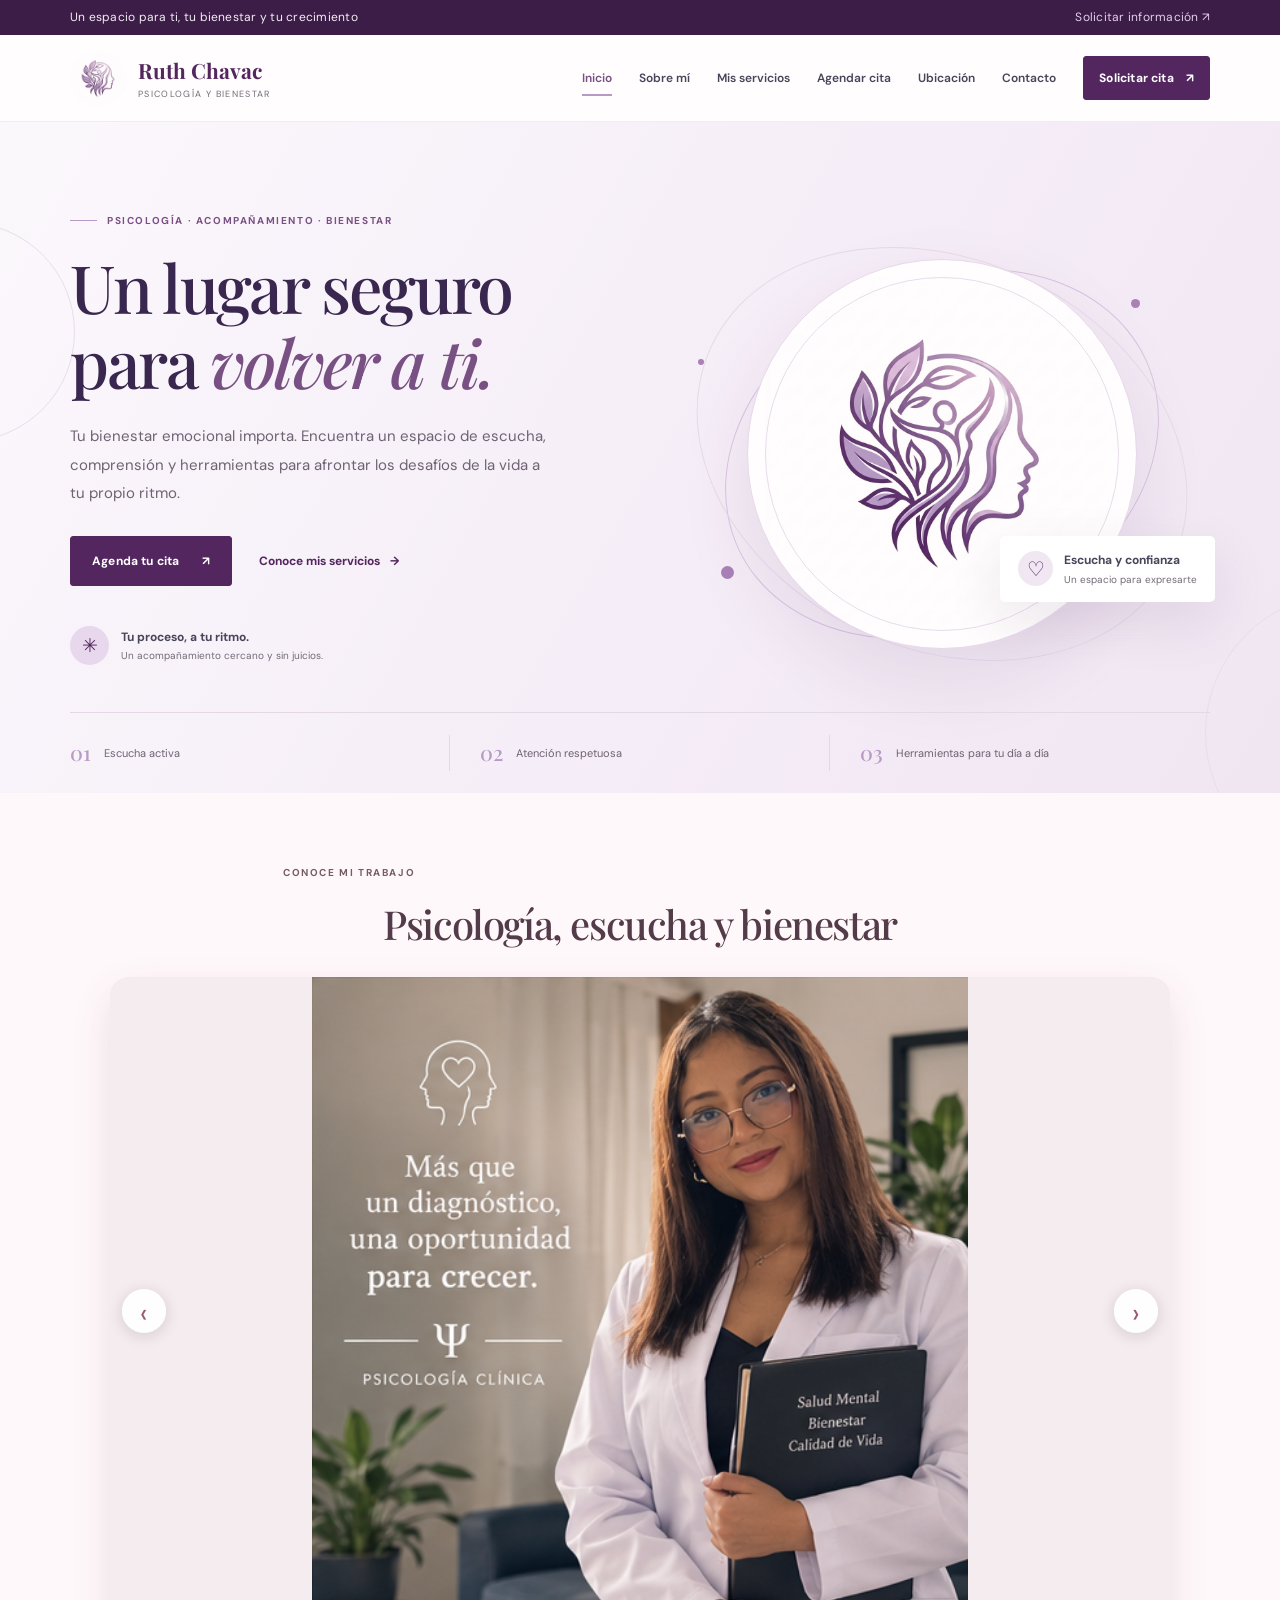
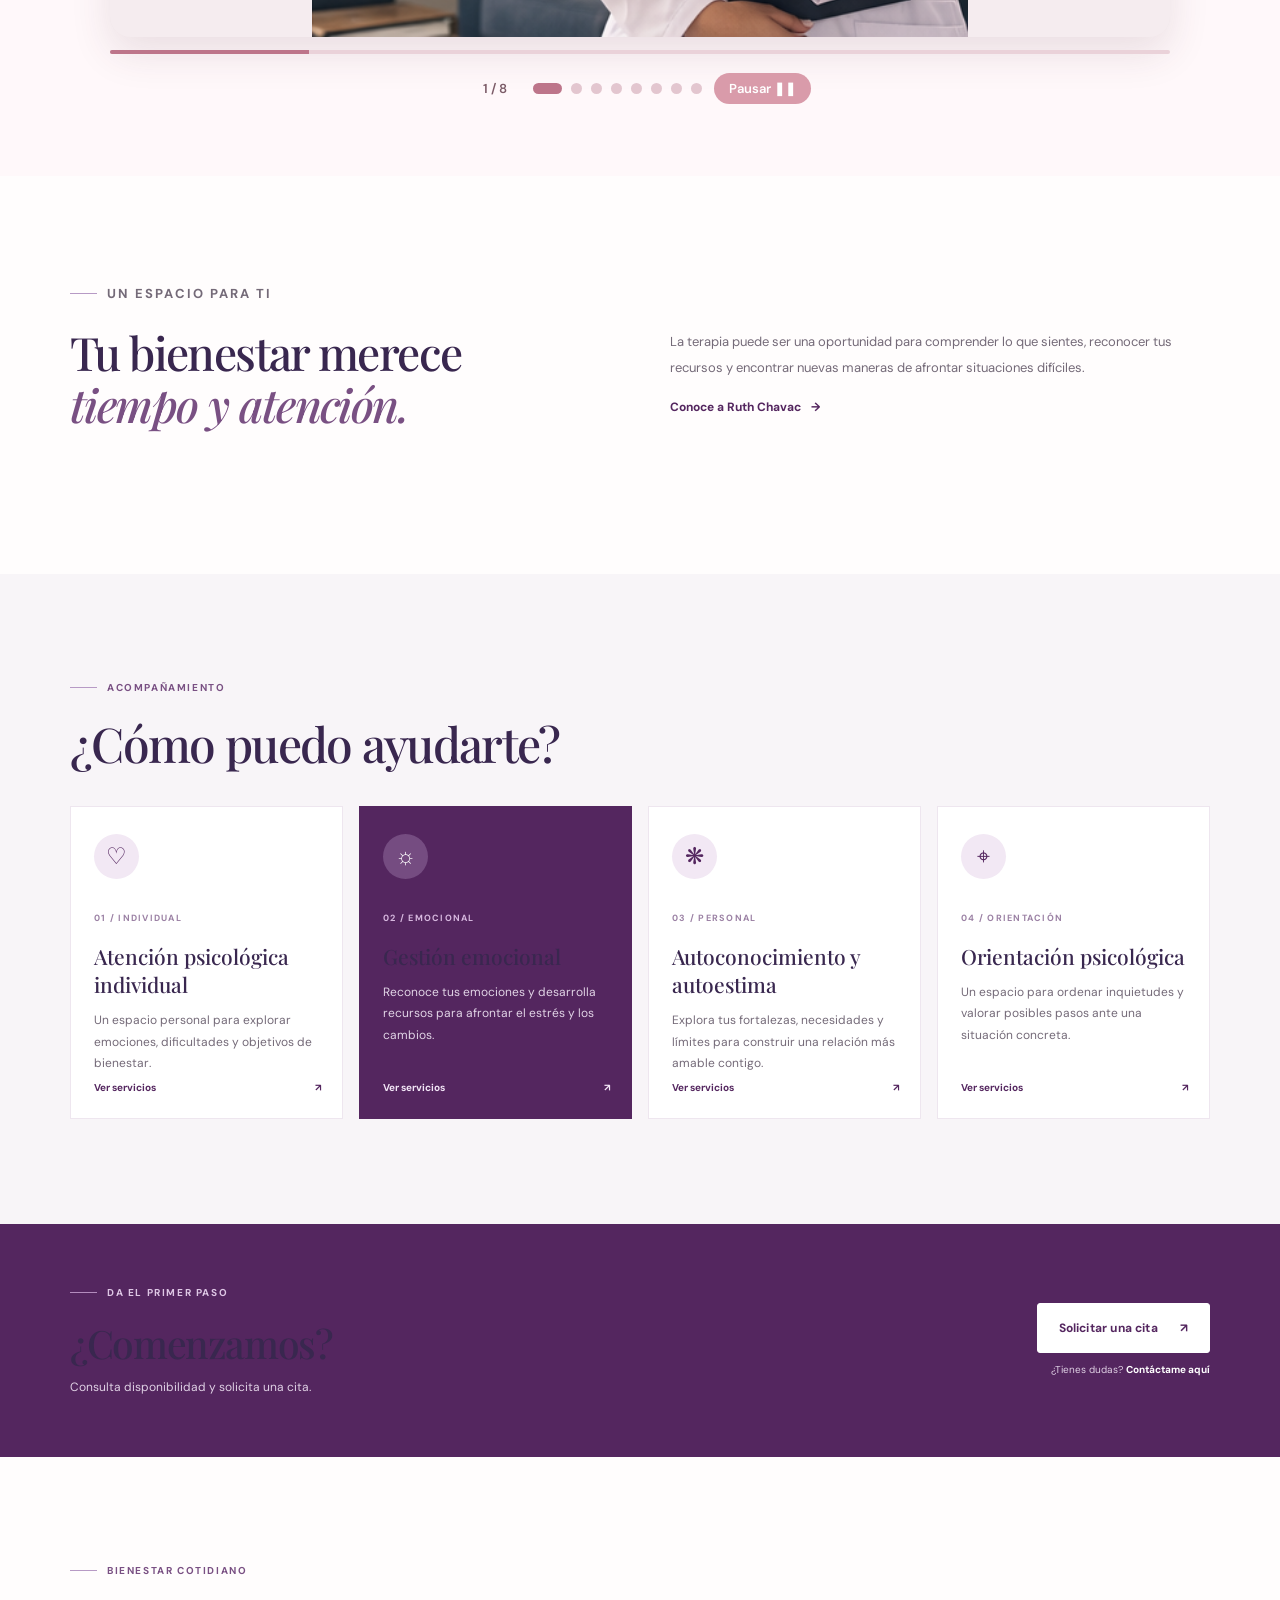
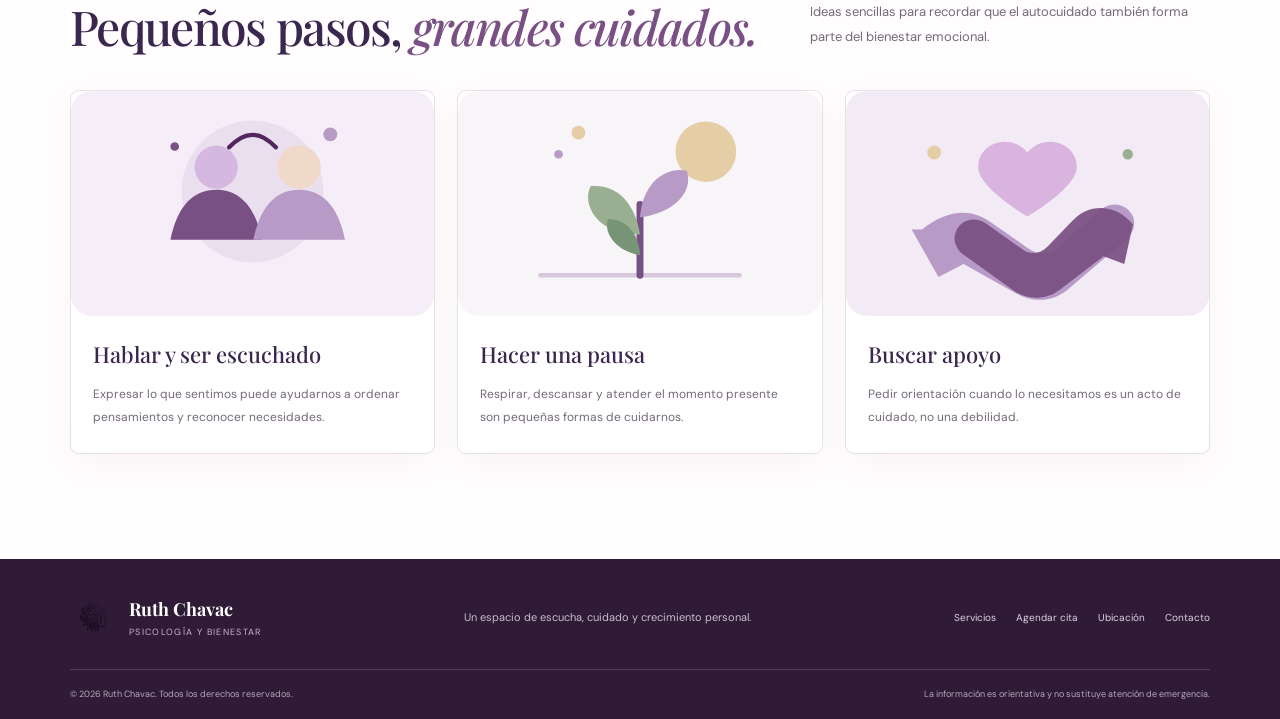
<file: index.html>
<!DOCTYPE html>
<html lang="es">

<head>
    <meta charset="UTF-8">
    <meta name="viewport" content="width=device-width, initial-scale=1.0">

    <meta
        name="description"
        content="Psicología y bienestar emocional con Ruth Chavac."
    >

    <title>Inicio | Ruth Chavac</title>

    <!-- Fuentes de Google -->
    <link rel="preconnect" href="https://fonts.googleapis.com">
    <link
        rel="preconnect"
        href="https://fonts.gstatic.com"
        crossorigin
    >

    <link
        href="https://fonts.googleapis.com/css2?family=DM+Sans:wght@400;500;600;700&family=Playfair+Display:wght@500;600;700&display=swap"
        rel="stylesheet"
    >

    <!-- Estilos y JavaScript -->
    <link rel="stylesheet" href="styles.css">
    <script src="script.js" defer></script>

<style>
/* Carrusel de fotografías: estilos independientes de styles.css */
.ruth-carousel-section{padding:72px 0;background:#fff8fa}
.ruth-carousel-heading{text-align:center;max-width:750px;margin:0 auto 30px;padding:0 18px}
.ruth-carousel-heading h2{font-family:'Playfair Display',serif;color:#543b49;font-size:clamp(1.7rem,3.4vw,2.5rem);margin:8px 0}
.ruth-carousel-heading p{color:#765c68;line-height:1.65}
.ruth-carousel{width:min(1060px,calc(100% - 32px));margin:auto;position:relative}
.ruth-carousel-viewport{overflow:hidden;border-radius:20px;background:#f1e6e9;box-shadow:0 16px 40px rgba(80,40,60,.12)}
.ruth-carousel-track{display:flex;transition:transform .75s ease;will-change:transform}
.ruth-carousel-slide{flex:0 0 100%;min-width:0;position:relative;display:flex;align-items:center;justify-content:center;height:clamp(360px,64vw,660px);background:#f5ecef}
.ruth-carousel-slide img{display:block;width:100%;height:100%;object-fit:contain}
.ruth-carousel-arrow{position:absolute;top:46%;transform:translateY(-50%);width:44px;height:44px;border:0;border-radius:50%;background:rgba(255,255,255,.92);color:#9b596f;box-shadow:0 3px 16px rgba(0,0,0,.14);font-size:28px;cursor:pointer;z-index:2}
.ruth-carousel-arrow:hover{background:#d99baa;color:#fff}
.ruth-carousel-prev{left:12px}.ruth-carousel-next{right:12px}
.ruth-carousel-controls{display:flex;align-items:center;justify-content:center;gap:12px;margin-top:19px;flex-wrap:wrap}
.ruth-carousel-dots{display:flex;gap:9px;align-items:center;justify-content:center;flex-wrap:wrap}
.ruth-carousel-dot{width:11px;height:11px;border-radius:99px;border:0;background:#e3c6cf;cursor:pointer;padding:0;transition:width .2s,background .2s}
.ruth-carousel-dot[aria-current="true"]{width:29px;background:#bd758a}
.ruth-carousel-count{font:600 13px 'DM Sans',sans-serif;color:#7b5b67;min-width:52px;text-align:center}
.ruth-carousel-toggle{background:#d99baa;color:white;border:0;border-radius:18px;padding:7px 15px;cursor:pointer;font:600 13px 'DM Sans',sans-serif}
.ruth-carousel-progress{height:4px;background:#ead2d9;border-radius:4px;overflow:hidden;margin-top:13px}
.ruth-carousel-progress-bar{height:100%;background:#bd758a;width:0;transform-origin:left}
@media(max-width:600px){.ruth-carousel-section{padding:48px 0}.ruth-carousel-slide{height:480px}.ruth-carousel-arrow{width:36px;height:36px;font-size:24px}.ruth-carousel-prev{left:5px}.ruth-carousel-next{right:5px}}
@media(prefers-reduced-motion:reduce){.ruth-carousel-track{transition:none}}
</style>

</head>

<body>

    <!-- Barra superior -->
    <div class="topbar">
        <div class="container topbar-inner">

            <span>
                Un espacio para ti, tu bienestar y tu crecimiento
            </span>

            <a href="contacto.html">
                Solicitar información
                <span aria-hidden="true">↗</span>
            </a>

        </div>
    </div>

    <!-- Encabezado y menú de navegación -->
    <header class="header">
        <div class="container nav-wrap">

            <!-- Logotipo y nombre -->
            <a
                class="brand"
                href="index.html"
                aria-label="Ruth Chavac, inicio"
            >
                <img
                    src="logo-ruth-chavac.jpg"
                    alt="Logotipo de Ruth Chavac"
                >

                <span>
                    <strong>Ruth Chavac</strong>
                    <small>PSICOLOGÍA Y BIENESTAR</small>
                </span>
            </a>

            <!-- Botón del menú para dispositivos móviles -->
            <button
                class="menu-toggle"
                id="menuToggle"
                aria-label="Abrir menú"
                aria-expanded="false"
            >
                ☰
            </button>

            <!-- Menú principal -->
            <nav class="nav" id="mainNav">
                <a href="index.html" class="active">Inicio</a>
                <a href="sobre-mi.html">Sobre mí</a>
                <a href="servicios.html">Mis servicios</a>
                <a href="agendar.html">Agendar cita</a>
                <a href="ubicacion.html">Ubicación</a>
                <a href="contacto.html">Contacto</a>

                <a class="btn btn-small" href="agendar.html">
                    Solicitar cita
                    <span>↗</span>
                </a>
            </nav>

        </div>
    </header>

    <!-- Contenido principal -->
    <main>

        <!-- Sección principal de bienvenida -->
        <section class="hero" id="inicio">

            <!-- Elementos decorativos -->
            <div class="hero-shape shape-one"></div>
            <div class="hero-shape shape-two"></div>

            <div class="container hero-grid">

                <!-- Texto principal -->
                <div class="hero-copy">

                    <p class="eyebrow">
                        <span class="eyebrow-line"></span>
                        PSICOLOGÍA · ACOMPAÑAMIENTO · BIENESTAR
                    </p>

                    <h1>
                        Un lugar seguro para
                        <em>volver a ti.</em>
                    </h1>

                    <p class="hero-text">
                        Tu bienestar emocional importa. Encuentra un espacio
                        de escucha, comprensión y herramientas para afrontar
                        los desafíos de la vida a tu propio ritmo.
                    </p>

                    <!-- Botones de acción -->
                    <div class="hero-actions">

                        <a class="btn" href="agendar.html">
                            Agenda tu cita
                            <span>↗</span>
                        </a>

                        <a class="text-link" href="servicios.html">
                            Conoce mis servicios
                            <span>→</span>
                        </a>

                    </div>

                    <!-- Mensaje destacado -->
                    <div class="hero-note">

                        <span class="note-icon">✳</span>

                        <span>
                            <strong>Tu proceso, a tu ritmo.</strong>
                            <small>
                                Un acompañamiento cercano y sin juicios.
                            </small>
                        </span>

                    </div>

                </div>

                <!-- Elementos gráficos de la portada -->
                <div class="hero-art">

                    <div class="art-orbit orbit-a"></div>
                    <div class="art-orbit orbit-b"></div>

                    <div class="logo-card">
                        <img
                            src="logo-ruth-chavac.jpg"
                            alt="Logotipo de Ruth Chavac"
                        >
                    </div>

                    <div class="floating-note">

                        <span class="floating-icon">♡</span>

                        <span>
                            <strong>Escucha y confianza</strong>
                            <small>Un espacio para expresarte</small>
                        </span>

                    </div>

                    <!-- Detalles decorativos -->
                    <span class="decor-dot dot-a"></span>
                    <span class="decor-dot dot-b"></span>
                    <span class="decor-dot dot-c"></span>

                </div>

            </div>

            <!-- Características del acompañamiento -->
            <div class="container trust-row">

                <div>
                    <strong>01</strong>
                    <span>Escucha activa</span>
                </div>

                <div>
                    <strong>02</strong>
                    <span>Atención respetuosa</span>
                </div>

                <div>
                    <strong>03</strong>
                    <span>Herramientas para tu día a día</span>
                </div>

            </div>

        </section>


<!-- CARRUSEL DE FOTOGRAFÍAS -->
<section class="ruth-carousel-section" aria-labelledby="ruthCarouselTitle">
  <div class="ruth-carousel-heading">
    <p class="eyebrow">CONOCE MI TRABAJO</p>
    <h2 id="ruthCarouselTitle">Psicología, escucha y bienestar</h2>

  </div>
  <div class="ruth-carousel" id="ruthCarousel" aria-roledescription="carrusel" aria-label="Galería de psicología de Ruth Chavac">
    <div class="ruth-carousel-viewport">
      <div class="ruth-carousel-track" id="ruthCarouselTrack">
        <div class="ruth-carousel-slide" role="group" aria-roledescription="diapositiva" aria-label="Imagen 1 de 8"><img src="foto-01.png" alt="Fotografía 1 de Ruth Chavac con mensaje sobre psicología" loading="eager"></div>
        <div class="ruth-carousel-slide" role="group" aria-roledescription="diapositiva" aria-label="Imagen 2 de 8"><img src="foto-02.png" alt="Fotografía 2 de Ruth Chavac con mensaje sobre psicología" loading="lazy"></div>
        <div class="ruth-carousel-slide" role="group" aria-roledescription="diapositiva" aria-label="Imagen 3 de 8"><img src="foto-03.png" alt="Fotografía 3 de Ruth Chavac con mensaje sobre psicología" loading="lazy"></div>
        <div class="ruth-carousel-slide" role="group" aria-roledescription="diapositiva" aria-label="Imagen 4 de 8"><img src="foto-04.png" alt="Fotografía 4 de Ruth Chavac con mensaje sobre psicología" loading="lazy"></div>
        <div class="ruth-carousel-slide" role="group" aria-roledescription="diapositiva" aria-label="Imagen 5 de 8"><img src="foto-05.png" alt="Fotografía 5 de Ruth Chavac con mensaje sobre psicología" loading="lazy"></div>
        <div class="ruth-carousel-slide" role="group" aria-roledescription="diapositiva" aria-label="Imagen 6 de 8"><img src="foto-06.png" alt="Fotografía 6 de Ruth Chavac con mensaje sobre psicología" loading="lazy"></div>
        <div class="ruth-carousel-slide" role="group" aria-roledescription="diapositiva" aria-label="Imagen 7 de 8"><img src="foto07.png" alt="Fotografía 7 de Ruth Chavac con mensaje sobre psicología" loading="lazy"></div>
        <div class="ruth-carousel-slide" role="group" aria-roledescription="diapositiva" aria-label="Imagen 8 de 8"><img src="foto-08.png" alt="Fotografía 8 de Ruth Chavac con mensaje sobre psicología" loading="lazy"></div>
      </div>
    </div>
    <button class="ruth-carousel-arrow ruth-carousel-prev" id="ruthPrev" aria-label="Fotografía anterior" type="button">&#8249;</button>
    <button class="ruth-carousel-arrow ruth-carousel-next" id="ruthNext" aria-label="Fotografía siguiente" type="button">&#8250;</button>
    <div class="ruth-carousel-progress" aria-hidden="true"><div class="ruth-carousel-progress-bar" id="ruthProgress"></div></div>
    <div class="ruth-carousel-controls">
      <span class="ruth-carousel-count" id="ruthCount" aria-live="polite">1 / 8</span>
      <div class="ruth-carousel-dots" id="ruthDots" aria-label="Elegir fotografía"></div>
      <button class="ruth-carousel-toggle" id="ruthToggle" type="button" aria-label="Pausar carrusel">Pausar ❚❚</button>
    </div>
  </div>
</section>
<!-- FIN DEL CARRUSEL -->

        <!-- Presentación breve -->
        <section class="section">
            <div class="container split-feature">

                <div>
                    <p class="eyebrow">
                        <span class="eyebrow-line"></span>
                        UN ESPACIO PARA TI
                    </p>

                    <h2>
                        Tu bienestar merece
                        <br>
                        <em>tiempo y atención.</em>
                    </h2>
                </div>

                <div>
                    <p>
                        La terapia puede ser una oportunidad para comprender
                        lo que sientes, reconocer tus recursos y encontrar
                        nuevas maneras de afrontar situaciones difíciles.
                    </p>

                    <a class="text-link" href="sobre-mi.html">
                        Conoce a Ruth Chavac
                        <span>→</span>
                    </a>
                </div>

            </div>
        </section>

        <!-- Sección de servicios -->
        <section class="section services-section">
            <div class="container">

                <!-- Encabezado de los servicios -->
                <div class="section-heading">

                    <div>
                        <p class="eyebrow">
                            <span class="eyebrow-line"></span>
                            ACOMPAÑAMIENTO
                        </p>

                        <h2>¿Cómo puedo ayudarte?</h2>
                    </div>

               
                </div>

                <!-- Tarjetas de servicios -->
                <div class="services-grid">

                    <!-- Servicio 1 -->
                    <article class="service-card">

                        <div class="service-icon">♡</div>

                        <span class="service-number">
                            01 / INDIVIDUAL
                        </span>

                        <h3>Atención psicológica individual</h3>

                        <p>
                            Un espacio personal para explorar emociones,
                            dificultades y objetivos de bienestar.
                        </p>

                        <a href="servicios.html" class="service-link">
                            Ver servicios
                            <span>↗</span>
                        </a>

                    </article>

                    <!-- Servicio 2 -->
                    <article class="service-card featured">

                        <div class="service-icon">☼</div>

                        <span class="service-number">
                            02 / EMOCIONAL
                        </span>

                        <h3>Gestión emocional</h3>

                        <p>
                            Reconoce tus emociones y desarrolla recursos
                            para afrontar el estrés y los cambios.
                        </p>

                        <a href="servicios.html" class="service-link">
                            Ver servicios
                            <span>↗</span>
                        </a>

                    </article>

                    <!-- Servicio 3 -->
                    <article class="service-card">

                        <div class="service-icon">❋</div>

                        <span class="service-number">
                            03 / PERSONAL
                        </span>

                        <h3>Autoconocimiento y autoestima</h3>

                        <p>
                            Explora tus fortalezas, necesidades y límites
                            para construir una relación más amable contigo.
                        </p>

                        <a href="servicios.html" class="service-link">
                            Ver servicios
                            <span>↗</span>
                        </a>

                    </article>

                    <!-- Servicio 4 -->
                    <article class="service-card">

                        <div class="service-icon">⌖</div>

                        <span class="service-number">
                            04 / ORIENTACIÓN
                        </span>

                        <h3>Orientación psicológica</h3>

                        <p>
                            Un espacio para ordenar inquietudes y valorar
                            posibles pasos ante una situación concreta.
                        </p>

                        <a href="servicios.html" class="service-link">
                            Ver servicios
                            <span>↗</span>
                        </a>

                    </article>

                </div>

              

            </div>
        </section>

        <!-- Llamada a la acción -->
        <section class="contact-strip">
            <div class="container contact-inner">

                <div>
                    <p class="eyebrow light">
                        <span class="eyebrow-line"></span>
                        DA EL PRIMER PASO
                    </p>

                    <h2>¿Comenzamos?</h2>

                    <p>
                        Consulta disponibilidad y solicita una cita.
                    </p>
                </div>

                <div class="contact-actions">

                    <a class="btn btn-light" href="agendar.html">
                        Solicitar una cita
                        <span>↗</span>
                    </a>

                    <p>
                        ¿Tienes dudas?
                        <a href="contacto.html">
                            <strong>Contáctame aquí</strong>
                        </a>
                    </p>

                </div>

            </div>
        </section>

    </main>

        <section class="section visual-wellbeing" aria-labelledby="visual-title">
            <div class="container">
                <div class="section-heading"><div><p class="eyebrow"><span class="eyebrow-line"></span> BIENESTAR COTIDIANO</p><h2 id="visual-title">Pequeños pasos, <em>grandes cuidados.</em></h2></div><p>Ideas sencillas para recordar que el autocuidado también forma parte del bienestar emocional.</p></div>
                <div class="wellbeing-grid">
                    <article class="wellbeing-card"><img src="escucha.svg" alt="Ilustración de dos personas conversando"><h3>Hablar y ser escuchado</h3><p>Expresar lo que sentimos puede ayudarnos a ordenar pensamientos y reconocer necesidades.</p></article>
                    <article class="wellbeing-card"><img src="pausa.svg" alt="Ilustración de una planta creciendo junto a un sol"><h3>Hacer una pausa</h3><p>Respirar, descansar y atender el momento presente son pequeñas formas de cuidarnos.</p></article>
                    <article class="wellbeing-card"><img src="apoyo.svg" alt="Ilustración de manos que ofrecen apoyo"><h3>Buscar apoyo</h3><p>Pedir orientación cuando lo necesitamos es un acto de cuidado, no una debilidad.</p></article>
                </div>
            </div>
        </section>

    <!-- Pie de página -->
    <footer class="footer">

        <div class="container footer-main">

            <!-- Marca -->
            <a class="brand footer-brand" href="index.html">

                <img
                    src="logo-ruth-chavac.jpg"
                    alt=""
                >

                <span>
                    <strong>Ruth Chavac</strong>
                    <small>PSICOLOGÍA Y BIENESTAR</small>
                </span>

            </a>

            <p>
                Un espacio de escucha, cuidado y crecimiento personal.
            </p>

            <!-- Enlaces del pie de página -->
            <div class="footer-links">
                <a href="servicios.html">Servicios</a>
                <a href="agendar.html">Agendar cita</a>
                <a href="ubicacion.html">Ubicación</a>
                <a href="contacto.html">Contacto</a>
            </div>

        </div>

        <!-- Derechos y aviso -->
        <div class="container footer-bottom">

            <span>
                © <span id="year"></span>
                Ruth Chavac. Todos los derechos reservados.
            </span>

            <span>
                La información es orientativa y no sustituye atención
                de emergencia.
            </span>

        </div>

    </footer>

    <!-- Botón para volver al inicio -->
    <button
        id="backToTop"
        class="back-to-top"
        aria-label="Volver arriba"
    >
        ↑
    </button>


<script>
(() => {
  const carousel=document.getElementById('ruthCarousel');
  if(!carousel)return;
  const track=document.getElementById('ruthCarouselTrack');
  const slides=[...track.children];
  const dots=document.getElementById('ruthDots');
  const count=document.getElementById('ruthCount');
  const toggle=document.getElementById('ruthToggle');
  const progress=document.getElementById('ruthProgress');
  const duration=12000; // 12 segundos por foto (puedes cambiarlo)
  let index=0, playing=true, started=performance.now(), remaining=duration, timer=null, frame=null;
  slides.forEach((_,i)=>{
    const dot=document.createElement('button');dot.type='button';dot.className='ruth-carousel-dot';
    dot.setAttribute('aria-label',`Ir a fotografía ${i+1}`);
    dot.addEventListener('click',()=>show(i));dots.appendChild(dot);
  });
  const dotButtons=[...dots.children];
  function update(){
    track.style.transform=`translateX(-${index*100}%)`;
    count.textContent=`${index+1} / ${slides.length}`;
    dotButtons.forEach((d,i)=>d.setAttribute('aria-current',String(i===index)));
  }
  function stopClock(){clearTimeout(timer);cancelAnimationFrame(frame);}
  function tick(){
    if(!playing)return;
    const elapsed=performance.now()-started;
    progress.style.width=`${Math.min(100,elapsed/duration*100)}%`;
    frame=requestAnimationFrame(tick);
  }
  function schedule(){
    stopClock();remaining=duration;started=performance.now();progress.style.width='0%';
    if(playing){timer=setTimeout(()=>show((index+1)%slides.length),duration);tick();}
  }
  function show(i){index=(i+slides.length)%slides.length;update();schedule();}
  document.getElementById('ruthPrev').addEventListener('click',()=>show(index-1));
  document.getElementById('ruthNext').addEventListener('click',()=>show(index+1));
  toggle.addEventListener('click',()=>{
    playing=!playing;
    toggle.textContent=playing?'Pausar ❚❚':'Reproducir ▶';
    toggle.setAttribute('aria-label',playing?'Pausar carrusel':'Reproducir carrusel');
    if(playing){schedule();}else{stopClock();}
  });
  document.addEventListener('visibilitychange',()=>{
    if(document.hidden){stopClock();}else if(playing){schedule();}
  });
  update();schedule();
})();
</script>

</body>
</html>
</file>
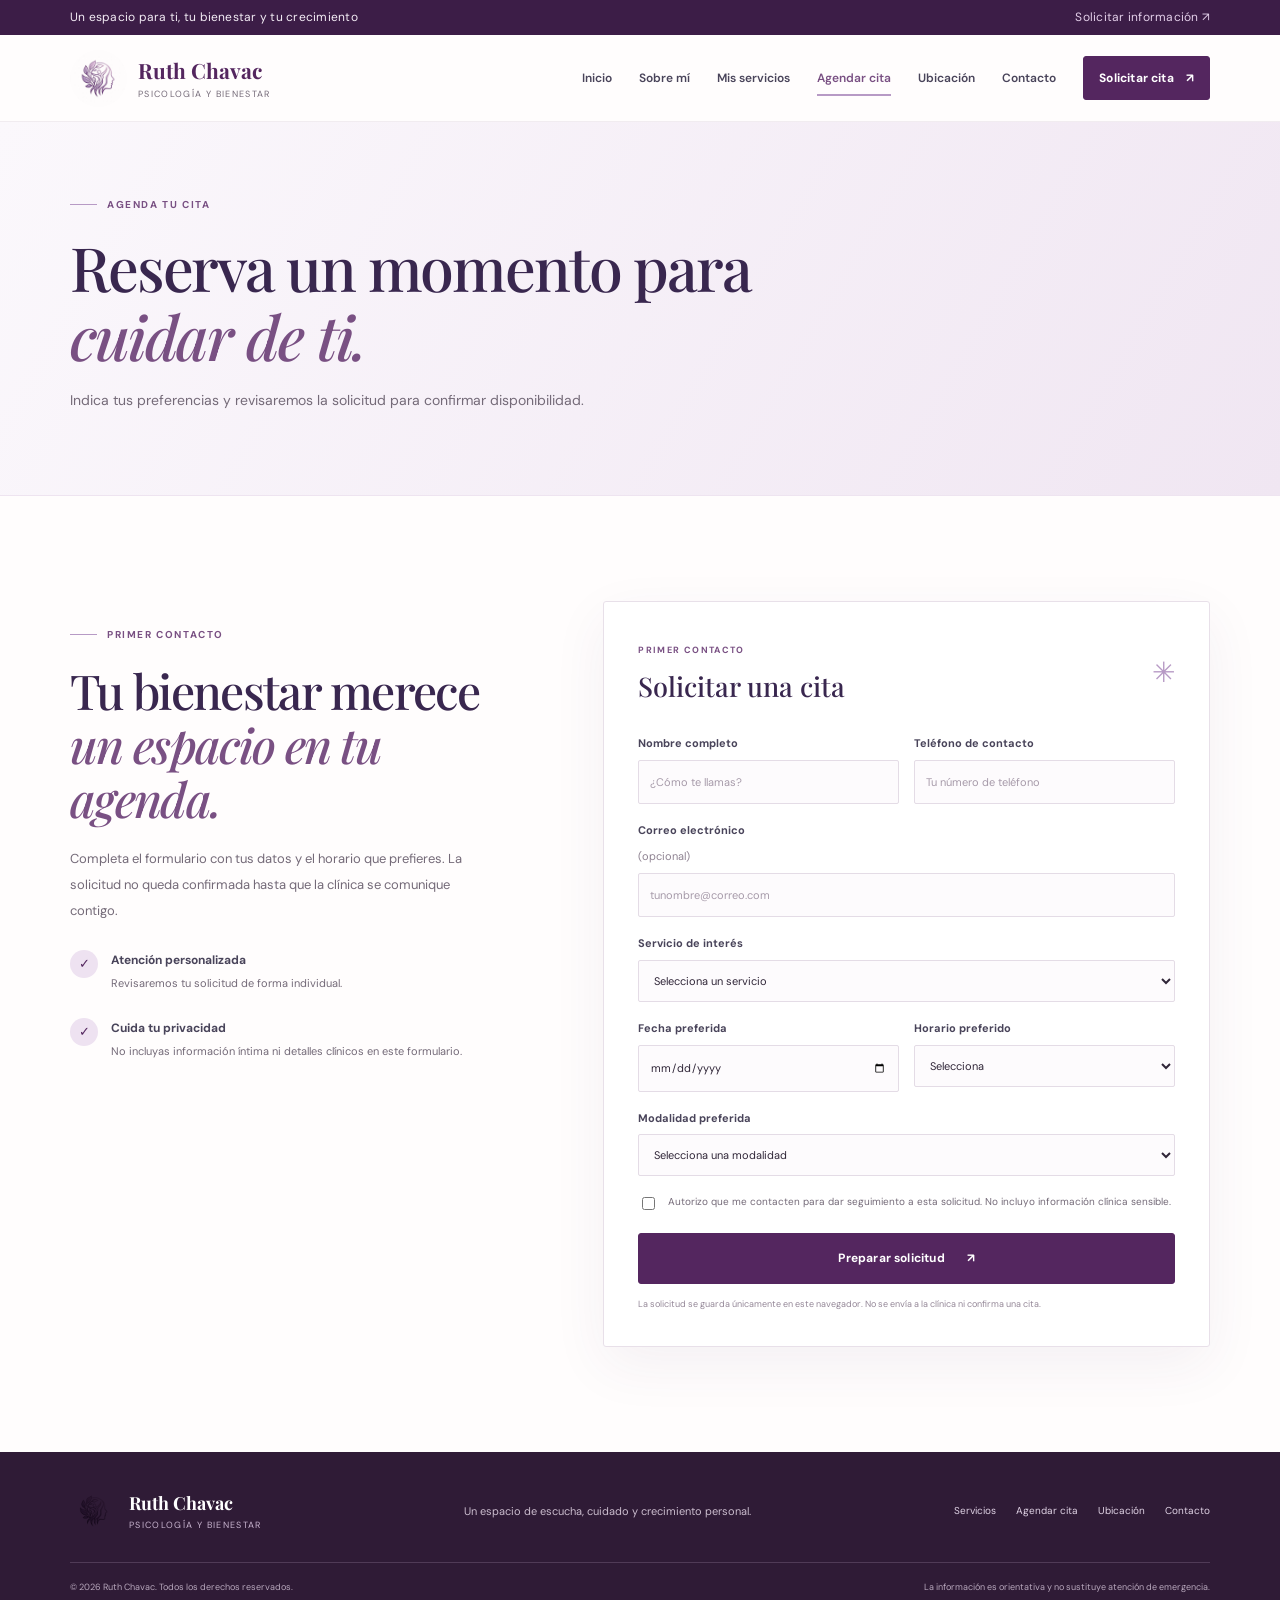
<file: agendar.html>
<!DOCTYPE html>
<html lang="es">

<head>
    <meta charset="UTF-8">
    <meta name="viewport" content="width=device-width, initial-scale=1.0">

    <meta
        name="description"
        content="Solicita una cita con Ruth Chavac, Psicología y Bienestar."
    >

    <title>Agendar cita | Ruth Chavac</title>

    <!-- Fuentes de Google -->
    <link rel="preconnect" href="https://fonts.googleapis.com">
    <link rel="preconnect" href="https://fonts.gstatic.com" crossorigin>

    <link
        href="https://fonts.googleapis.com/css2?family=DM+Sans:wght@400;500;600;700&family=Playfair+Display:wght@500;600;700&display=swap"
        rel="stylesheet"
    >

    <!-- Hoja de estilos y JavaScript -->
    <link rel="stylesheet" href="styles.css">
    <script src="script.js" defer></script>
</head>

<body>

    <!-- ==================== BARRA SUPERIOR ==================== -->
    <div class="topbar">
        <div class="container topbar-inner">

            <span>
                Un espacio para ti, tu bienestar y tu crecimiento
            </span>

            <a href="contacto.html">
                Solicitar información
                <span aria-hidden="true">↗</span>
            </a>

        </div>
    </div>

    <!-- ==================== ENCABEZADO Y MENÚ ==================== -->
    <header class="header">

        <div class="container nav-wrap">

            <!-- Logotipo y nombre -->
            <a
                class="brand"
                href="index.html"
                aria-label="Ruth Chavac, inicio"
            >
                <img
                    src="logo-ruth-chavac.jpg"
                    alt="Logotipo de Ruth Chavac"
                >

                <span>
                    <strong>Ruth Chavac</strong>
                    <small>PSICOLOGÍA Y BIENESTAR</small>
                </span>
            </a>

            <!-- Botón del menú móvil -->
            <button
                class="menu-toggle"
                id="menuToggle"
                aria-label="Abrir menú"
                aria-expanded="false"
            >
                ☰
            </button>

            <!-- Navegación principal -->
            <nav class="nav" id="mainNav">

                <a href="index.html">Inicio</a>

                <a href="sobre-mi.html">Sobre mí</a>

                <a href="servicios.html">Mis servicios</a>

                <a href="agendar.html" class="active">
                    Agendar cita
                </a>

                <a href="ubicacion.html">Ubicación</a>

                <a href="contacto.html">Contacto</a>

                <a class="btn btn-small" href="agendar.html">
                    Solicitar cita <span>↗</span>
                </a>

            </nav>

        </div>
    </header>

    <!-- ==================== CONTENIDO PRINCIPAL ==================== -->
    <main>

        <!-- Título de la página -->
        <section class="page-hero">

            <div class="container">

                <p class="eyebrow">
                    <span class="eyebrow-line"></span>
                    AGENDA TU CITA
                </p>

                <h1>
                    Reserva un momento para
                    <em>cuidar de ti.</em>
                </h1>

                <p>
                    Indica tus preferencias y revisaremos la solicitud
                    para confirmar disponibilidad.
                </p>

            </div>
        </section>

        <!-- ==================== SECCIÓN DE RESERVAS ==================== -->
        <section class="section">

            <div class="container booking-grid">

                <!-- Información sobre la cita -->
                <div class="booking-copy">

                    <p class="eyebrow">
                        <span class="eyebrow-line"></span>
                        PRIMER CONTACTO
                    </p>

                    <h2>
                        Tu bienestar merece
                        <br>
                        <em>un espacio en tu agenda.</em>
                    </h2>

                    <p>
                        Completa el formulario con tus datos y el horario
                        que prefieres. La solicitud no queda confirmada
                        hasta que la clínica se comunique contigo.
                    </p>

                    <!-- Beneficio 1 -->
                    <div class="booking-perk">

                        <span>✓</span>

                        <div>
                            <strong>Atención personalizada</strong>

                            <small>
                                Revisaremos tu solicitud de forma individual.
                            </small>
                        </div>

                    </div>

                    <!-- Beneficio 2 -->
                    <div class="booking-perk">

                        <span>✓</span>

                        <div>
                            <strong>Cuida tu privacidad</strong>

                            <small>
                                No incluyas información íntima ni detalles
                                clínicos en este formulario.
                            </small>
                        </div>

                    </div>

                    <!-- Aviso -->
                  
                </div>

                <!-- ==================== FORMULARIO ==================== -->
                <form class="booking-form" id="bookingForm">

                    <!-- Encabezado del formulario -->
                    <div class="form-heading">

                        <div>
                            <span class="form-overline">
                                PRIMER CONTACTO
                            </span>

                            <h3>Solicitar una cita</h3>
                        </div>

                        <span class="form-flower">✳</span>

                    </div>

                    <!-- Nombre y teléfono -->
                    <div class="form-row">

                        <label>
                            Nombre completo

                            <input
                                type="text"
                                name="nombre"
                                placeholder="¿Cómo te llamas?"
                                autocomplete="name"
                                minlength="2"
                                required
                            >
                        </label>

                        <label>
                            Teléfono de contacto

                            <input
                                type="tel"
                                name="telefono"
                                placeholder="Tu número de teléfono"
                                autocomplete="tel"
                                minlength="8"
                                required
                            >
                        </label>

                    </div>

                    <!-- Correo electrónico -->
                    <label>
                        Correo electrónico
                        <span class="optional">(opcional)</span>

                        <input
                            type="email"
                            name="correo"
                            placeholder="tunombre@correo.com"
                            autocomplete="email"
                        >
                    </label>

                    <!-- Servicio -->
                    <label>
                        Servicio de interés

                        <select name="servicio" id="servicio" required>

                            <option value="">
                                Selecciona un servicio
                            </option>

                            <option>
                                Atención psicológica individual
                            </option>

                            <option>
                                Gestión emocional
                            </option>

                            <option>
                                Autoconocimiento y autoestima
                            </option>

                            <option>
                                Orientación psicológica
                            </option>

                            <option>
                                Quisiera recibir información sobre los servicios
                            </option>

                        </select>
                    </label>

                    <!-- Fecha y horario -->
                    <div class="form-row">

                        <label>
                            Fecha preferida

                            <input
                                type="date"
                                name="fecha"
                                id="fecha"
                                required
                            >
                        </label>

                        <label>
                            Horario preferido

                            <select name="horario" required>

                                <option value="">
                                    Selecciona
                                </option>

                                <option>
                                    Mañana (8:00 a. m. – 12:00 p. m.)
                                </option>

                                <option>
                                    Tarde (1:00 p. m. – 5:00 p. m.)
                                </option>

                                <option>
                                    Flexible / por confirmar
                                </option>

                            </select>
                        </label>

                    </div>

                    <!-- Modalidad de atención -->
                    <label>
                        Modalidad preferida

                        <select name="modalidad" required>

                            <option value="">
                                Selecciona una modalidad
                            </option>

                            <option>Presencial</option>

                            <option>En línea</option>

                            <option>
                                Me gustaría recibir información
                            </option>

                        </select>
                    </label>

                    <!-- Consentimiento -->
                    <label class="consent">

                        <input
                            type="checkbox"
                            name="consentimiento"
                            required
                        >

                        <span>
                            Autorizo que me contacten para dar seguimiento
                            a esta solicitud. No incluyo información
                            clínica sensible.
                        </span>

                    </label>

                    <!-- Botón de envío -->
                    <button
                        class="btn submit-btn"
                        type="submit"
                    >
                        Preparar solicitud <span>↗</span>
                    </button>

                    <!-- Aviso de privacidad -->
                    <p class="form-privacy">
                        La solicitud se guarda únicamente en este navegador.
                        No se envía a la clínica ni confirma una cita.
                    </p>

                    <!-- Mensajes de JavaScript -->
                    <div
                        class="form-message"
                        id="formMessage"
                        role="status"
                        aria-live="polite"
                    ></div>

                </form>
                <!-- ==================== FIN DEL FORMULARIO ==================== -->

            </div>
        </section>

    </main>

    <!-- ==================== PIE DE PÁGINA ==================== -->
    <footer class="footer">

        <div class="container footer-main">

            <!-- Marca -->
            <a class="brand footer-brand" href="index.html">

                <img
                    src="logo-ruth-chavac.jpg"
                    alt="Logotipo de Ruth Chavac"
                >

                <span>
                    <strong>Ruth Chavac</strong>
                    <small>PSICOLOGÍA Y BIENESTAR</small>
                </span>

            </a>

            <p>
                Un espacio de escucha, cuidado y crecimiento personal.
            </p>

            <!-- Enlaces del pie de página -->
            <div class="footer-links">

                <a href="servicios.html">Servicios</a>

                <a href="agendar.html">Agendar cita</a>

                <a href="ubicacion.html">Ubicación</a>

                <a href="contacto.html">Contacto</a>

            </div>

        </div>

        <!-- Derechos reservados -->
        <div class="container footer-bottom">

            <span>
                © <span id="year"></span>
                Ruth Chavac. Todos los derechos reservados.
            </span>

            <span>
                La información es orientativa y no sustituye
                atención de emergencia.
            </span>

        </div>

    </footer>

    <!-- ==================== BOTÓN VOLVER ARRIBA ==================== -->
    <button
        id="backToTop"
        class="back-to-top"
        aria-label="Volver arriba"
    >
        ↑
    </button>

</body>
</html>
</file>
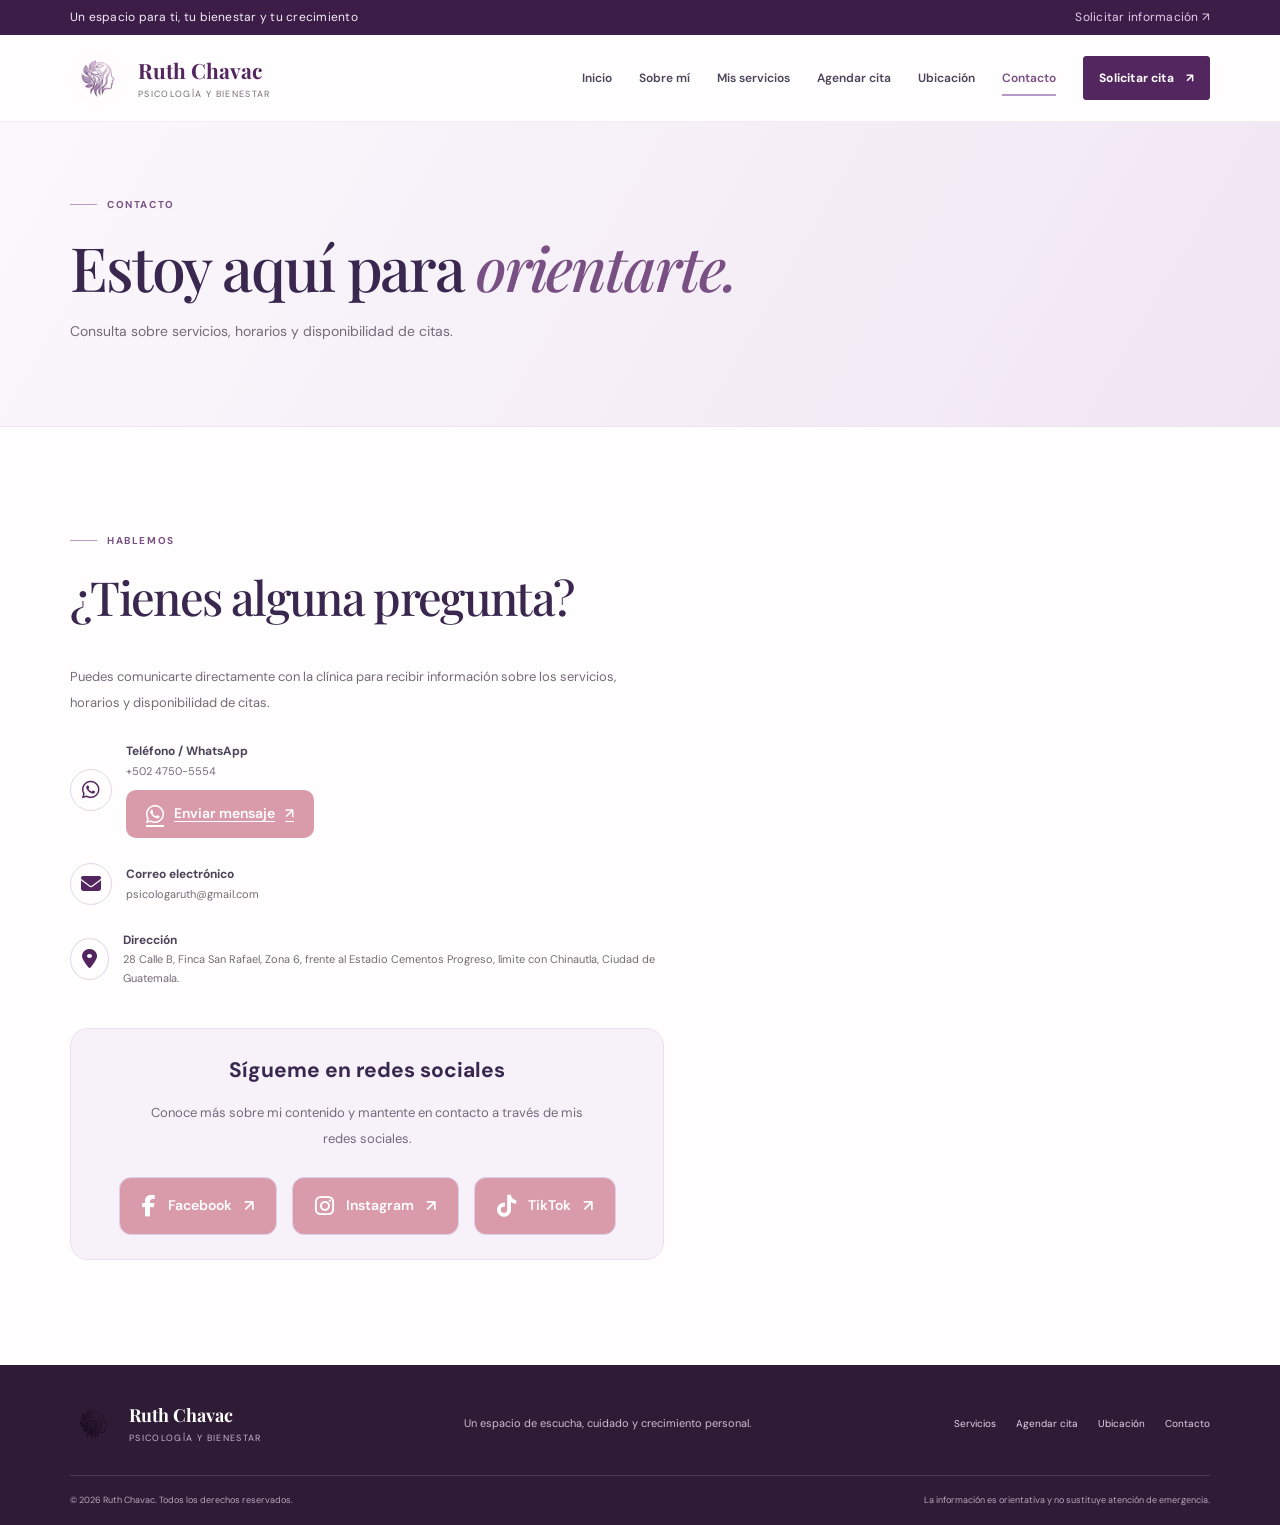
<file: contacto.html>
<!DOCTYPE html>
<html lang="es">

<head>
    <meta charset="UTF-8">
    <meta name="viewport" content="width=device-width, initial-scale=1.0">

    <!-- Descripción de la página -->
    <meta
        name="description"
        content="Información de contacto de Ruth Chavac. Psicología y bienestar."
    >

    <title>Contacto | Ruth Chavac</title>

    <!-- Fuentes de Google -->
    <link rel="preconnect" href="https://fonts.googleapis.com">
    <link rel="preconnect" href="https://fonts.gstatic.com" crossorigin>

    <link
        href="https://fonts.googleapis.com/css2?family=DM+Sans:wght@400;500;600;700&family=Playfair+Display:wght@500;600;700&display=swap"
        rel="stylesheet"
    >

    <!-- Iconos oficiales de redes sociales -->
    <link
        rel="stylesheet"
        href="https://cdnjs.cloudflare.com/ajax/libs/font-awesome/6.5.2/css/all.min.css"
    >

    <!-- CSS principal -->
    <link rel="stylesheet" href="styles.css">

    <!-- JavaScript -->
    <script src="script.js" defer></script>

    <!-- Estilos adicionales -->
    <style>

        /* ==============================
           BOTÓN DE WHATSAPP
        ============================== */

        .whatsapp-btn {
            display: inline-flex;
            align-items: center;
            justify-content: center;
            gap: 10px;
            background: #25D366;
            color: #ffffff !important;
            padding: 12px 20px;
            border-radius: 10px;
            text-decoration: none;
            font-size: 14px;
            font-weight: 600;
            margin-top: 10px;
            transition: all 0.3s ease;
        }

      
/* ==============================
   BOTÓN DE WHATSAPP ROSADO
============================== */

.whatsapp-btn {
    display: inline-flex;
    align-items: center;
    justify-content: center;
    gap: 10px;
    background: #D99BAA;
    color: #ffffff !important;
    padding: 12px 20px;
    border-radius: 10px;
    text-decoration: none;
    font-size: 14px;
    font-weight: 600;
    margin-top: 10px;
    transition: all 0.3s ease;
}

/* Icono oficial de WhatsApp */
.whatsapp-btn i {
    font-size: 21px;
    color: #ffffff;
}

/* Efecto al pasar el cursor */
.whatsapp-btn:hover {
    background: #BD758A;
    color: #ffffff !important;
    transform: translateY(-3px);
    box-shadow: 0 6px 18px rgba(189, 117, 138, 0.25);
}


        /* ==============================
           REDES SOCIALES
        ============================== */

        .social-links {
            width: 100%;
            margin-top: 40px;
            text-align: center;
        }

        .social-links > strong {
            display: block;
            font-size: 21px;
            margin-bottom: 12px;
        }

        .social-links > p {
            max-width: 450px;
            margin: 0 auto 25px;
            line-height: 1.7;
        }

        /* Botones centrados */
        .social-buttons {
            display: flex;
            justify-content: center;
            align-items: center;
            flex-wrap: wrap;
            gap: 15px;
            width: 100%;
        }

        /* Botones rosado pastel */
        .social-buttons a,
        .social-buttons .facebook,
        .social-buttons .instagram,
        .social-buttons .tiktok {
            display: inline-flex;
            align-items: center;
            justify-content: center;
            gap: 12px;
            padding: 14px 22px;
            border-radius: 12px;
            background: #D99BAA;
            color: #ffffff !important;
            text-decoration: none;
            font-size: 14px;
            font-weight: 600;
            transition: all 0.3s ease;
        }

        /* Iconos oficiales */
        .social-buttons a i {
            font-size: 22px;
            color: #ffffff;
        }

        /* Flechas */
        .social-buttons a span {
            font-size: 16px;
            color: #ffffff;
        }

        /* Efecto al pasar el cursor */
        .social-buttons a:hover,
        .social-buttons .facebook:hover,
        .social-buttons .instagram:hover,
        .social-buttons .tiktok:hover {
            background: #BD758A;
            color: #ffffff;
            transform: translateY(-4px);
            box-shadow: 0 6px 18px rgba(189, 117, 138, 0.25);
        }

        /* Enlaces de contacto */
        .contact-info-card a:not(.whatsapp-btn) {
            color: inherit;
            text-decoration: none;
            overflow-wrap: anywhere;
        }

        .contact-info-card a:not(.whatsapp-btn):hover {
            text-decoration: underline;
        }

        /* ==============================
           RESPONSIVE PARA CELULARES
        ============================== */

        @media (max-width: 768px) {

            .social-links {
                text-align: center;
            }

            .social-buttons {
                flex-direction: column;
                align-items: center;
                justify-content: center;
            }

            .social-buttons a {
                width: 100%;
                max-width: 280px;
                box-sizing: border-box;
            }

            .whatsapp-btn {
                width: 100%;
                max-width: 280px;
                box-sizing: border-box;
            }

            .contact-info-card,
            .contact-info-card > div {
                min-width: 0;
            }

            .contact-info-card small {
                overflow-wrap: anywhere;
            }

        }

    </style>

</head>

<body>

    <!-- ==============================
         BARRA SUPERIOR
    ============================== -->

    <div class="topbar">

        <div class="container topbar-inner">

            <span>
                Un espacio para ti, tu bienestar y tu crecimiento
            </span>

            <a href="contacto.html">
                Solicitar información
                <span aria-hidden="true">↗</span>
            </a>

        </div>

    </div>

    <!-- ==============================
         ENCABEZADO Y MENÚ
    ============================== -->

    <header class="header">

        <div class="container nav-wrap">

            <!-- Logotipo -->
            <a
                class="brand"
                href="index.html"
                aria-label="Ruth Chavac, inicio"
            >

                <img
                    src="logo-ruth-chavac.jpg"
                    alt="Logotipo de Ruth Chavac"
                >

                <span>
                    <strong>Ruth Chavac</strong>
                    <small>PSICOLOGÍA Y BIENESTAR</small>
                </span>

            </a>

            <!-- Botón del menú móvil -->
            <button
                class="menu-toggle"
                id="menuToggle"
                type="button"
                aria-label="Abrir menú"
                aria-expanded="false"
                aria-controls="mainNav"
            >
                ☰
            </button>

            <!-- Navegación principal -->
            <nav class="nav" id="mainNav">

                <a href="index.html">
                    Inicio
                </a>

                <a href="sobre-mi.html">
                    Sobre mí
                </a>

                <a href="servicios.html">
                    Mis servicios
                </a>

                <a href="agendar.html">
                    Agendar cita
                </a>

                <a href="ubicacion.html">
                    Ubicación
                </a>

                <a href="contacto.html" class="active">
                    Contacto
                </a>

                <a class="btn btn-small" href="agendar.html">
                    Solicitar cita
                    <span>↗</span>
                </a>

            </nav>

        </div>

    </header>

    <!-- ==============================
         CONTENIDO PRINCIPAL
    ============================== -->

    <main>

        <!-- Presentación -->
        <section class="page-hero">

            <div class="container">

                <p class="eyebrow">
                    <span class="eyebrow-line"></span>
                    CONTACTO
                </p>

                <h1>
                    Estoy aquí para
                    <em>orientarte.</em>
                </h1>

                <p>
                    Consulta sobre servicios, horarios
                    y disponibilidad de citas.
                </p>

            </div>

        </section>

        <!-- ==============================
             INFORMACIÓN DE CONTACTO
        ============================== -->

        <section class="section">

            <div class="container contact-page-grid">

                <div>

                    <p class="eyebrow">
                        <span class="eyebrow-line"></span>
                        HABLEMOS
                    </p>

                    <h2>¿Tienes alguna pregunta?</h2>

                    <p>
                        Puedes comunicarte directamente con la clínica
                        para recibir información sobre los servicios,
                        horarios y disponibilidad de citas.
                    </p>

                    <!-- ==============================
                         WHATSAPP
                    ============================== -->

                    <div class="contact-info-card">

                        <span class="detail-icon">
                            <i
                                class="fa-brands fa-whatsapp"
                                aria-hidden="true"
                            ></i>
                        </span>

                        <div>

                            <strong>
                                Teléfono / WhatsApp
                            </strong>

                            <small>
                                +502 4750-5554
                            </small>

                            <a
                                class="whatsapp-btn"
                                href="https://wa.me/50247505554"
                                target="_blank"
                                rel="noopener noreferrer"
                            >

                                <i
                                    class="fa-brands fa-whatsapp"
                                    aria-hidden="true"
                                ></i>

                                Enviar mensaje

                                <span aria-hidden="true">↗</span>

                            </a>

                        </div>

                    </div>

                    <!-- ==============================
                         CORREO ELECTRÓNICO
                    ============================== -->

                    <div class="contact-info-card">

                        <span class="detail-icon">

                            <i
                                class="fa-solid fa-envelope"
                                aria-hidden="true"
                            ></i>

                        </span>

                        <div>

                            <strong>
                                Correo electrónico
                            </strong>

                            <small>

                                <a href="mailto:psicologaruth@gmail.com">
                                    psicologaruth@gmail.com
                                </a>

                            </small>

                        </div>

                    </div>

                    <!-- ==============================
                         DIRECCIÓN
                    ============================== -->

                    <div class="contact-info-card">

                        <span class="detail-icon">

                            <i
                                class="fa-solid fa-location-dot"
                                aria-hidden="true"
                            ></i>

                        </span>

                        <div>

                            <strong>
                                Dirección
                            </strong>

                            <small>
                                28 Calle B, Finca San Rafael,
                                Zona 6, frente al Estadio
                                Cementos Progreso, límite con
                                Chinautla, Ciudad de Guatemala.
                            </small>

                        </div>

                    </div>

                    <!-- ==============================
                         REDES SOCIALES
                    ============================== -->

                    <div
                        class="social-links"
                        aria-label="Redes sociales"
                    >

                        <strong>
                            Sígueme en redes sociales
                        </strong>

                        <p>
                            Conoce más sobre mi contenido y mantente
                            en contacto a través de mis redes sociales.
                        </p>

                        <div class="social-buttons">

                            <!-- FACEBOOK -->
                            <a
                                class="facebook"
                                href="https://www.facebook.com/share/19Zc8JSdeN/?mibextid=wwXIfr"
                                target="_blank"
                                rel="noopener noreferrer"
                                aria-label="Visitar Facebook"
                            >

                                <i
                                    class="fa-brands fa-facebook-f"
                                    aria-hidden="true"
                                ></i>

                                Facebook

                                <span aria-hidden="true">
                                    ↗
                                </span>

                            </a>

                            <!-- INSTAGRAM -->
                            <a
                                class="instagram"
                                href="https://www.instagram.com/psicobystef/"
                                target="_blank"
                                rel="noopener noreferrer"
                                aria-label="Visitar Instagram"
                            >

                                <i
                                    class="fa-brands fa-instagram"
                                    aria-hidden="true"
                                ></i>

                                Instagram

                                <span aria-hidden="true">
                                    ↗
                                </span>

                            </a>

                            <!-- TIKTOK -->
                            <a
                                class="tiktok"
                                href="https://www.tiktok.com/@psicobystef"
                                target="_blank"
                                rel="noopener noreferrer"
                                aria-label="Visitar TikTok"
                            >

                                <i
                                    class="fa-brands fa-tiktok"
                                    aria-hidden="true"
                                ></i>

                                TikTok

                                <span aria-hidden="true">
                                    ↗
                                </span>

                            </a>

                        </div>

                    </div>

                </div>

            </div>

        </section>

    </main>

    <!-- ==============================
         PIE DE PÁGINA
    ============================== -->

    <footer class="footer">

        <div class="container footer-main">

            <!-- Logotipo -->
            <a
                class="brand footer-brand"
                href="index.html"
            >

                <img
                    src="logo-ruth-chavac.jpg"
                    alt="Logotipo de Ruth Chavac"
                >

                <span>

                    <strong>
                        Ruth Chavac
                    </strong>

                    <small>
                        PSICOLOGÍA Y BIENESTAR
                    </small>

                </span>

            </a>

            <p>
                Un espacio de escucha, cuidado y crecimiento personal.
            </p>

            <!-- Enlaces -->
            <div class="footer-links">

                <a href="servicios.html">
                    Servicios
                </a>

                <a href="agendar.html">
                    Agendar cita
                </a>

                <a href="ubicacion.html">
                    Ubicación
                </a>

                <a href="contacto.html">
                    Contacto
                </a>

            </div>

        </div>

        <!-- Derechos reservados -->
        <div class="container footer-bottom">

            <span>
                © <span id="year"></span>
                Ruth Chavac. Todos los derechos reservados.
            </span>

            <span>
                La información es orientativa y no sustituye
                atención de emergencia.
            </span>

        </div>

    </footer>

    <!-- ==============================
         BOTÓN VOLVER ARRIBA
    ============================== -->

    <button
        id="backToTop"
        class="back-to-top"
        type="button"
        aria-label="Volver arriba"
    >
        ↑
    </button>
</body>
</html>
</file>
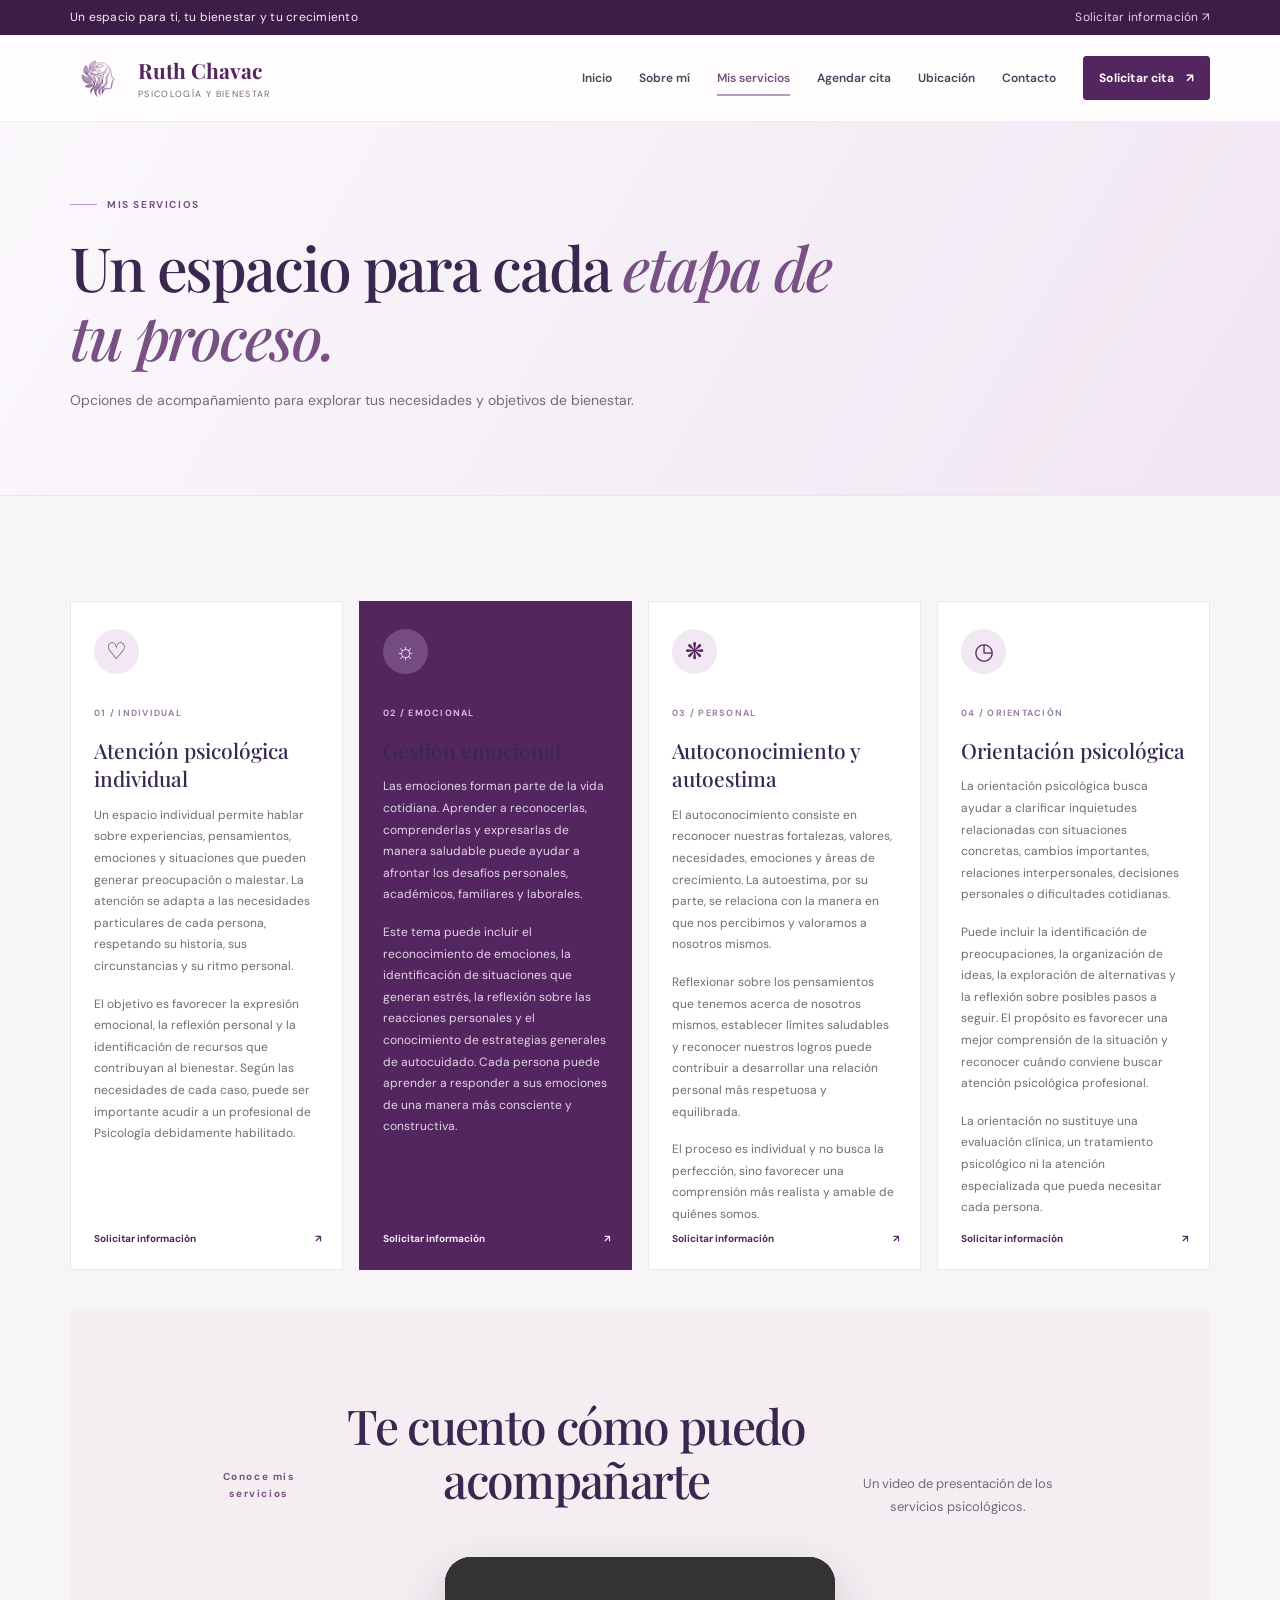
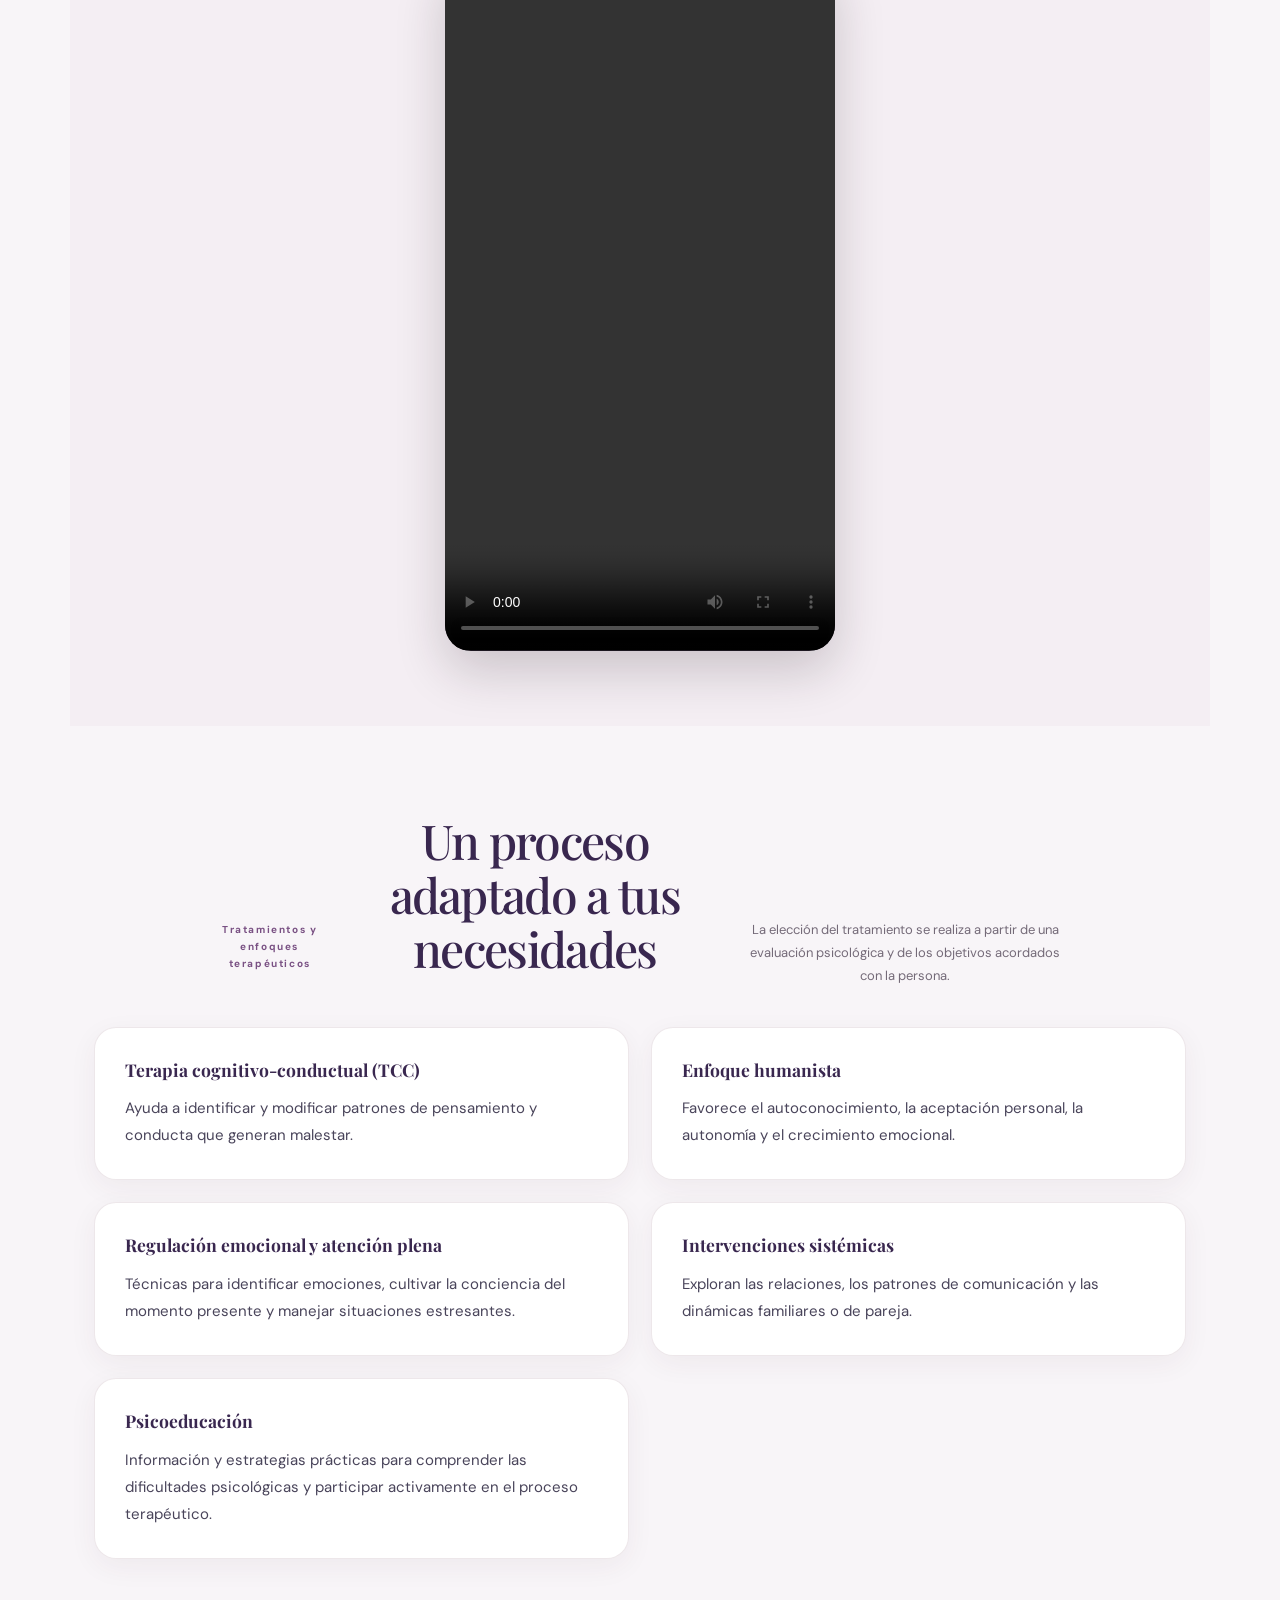
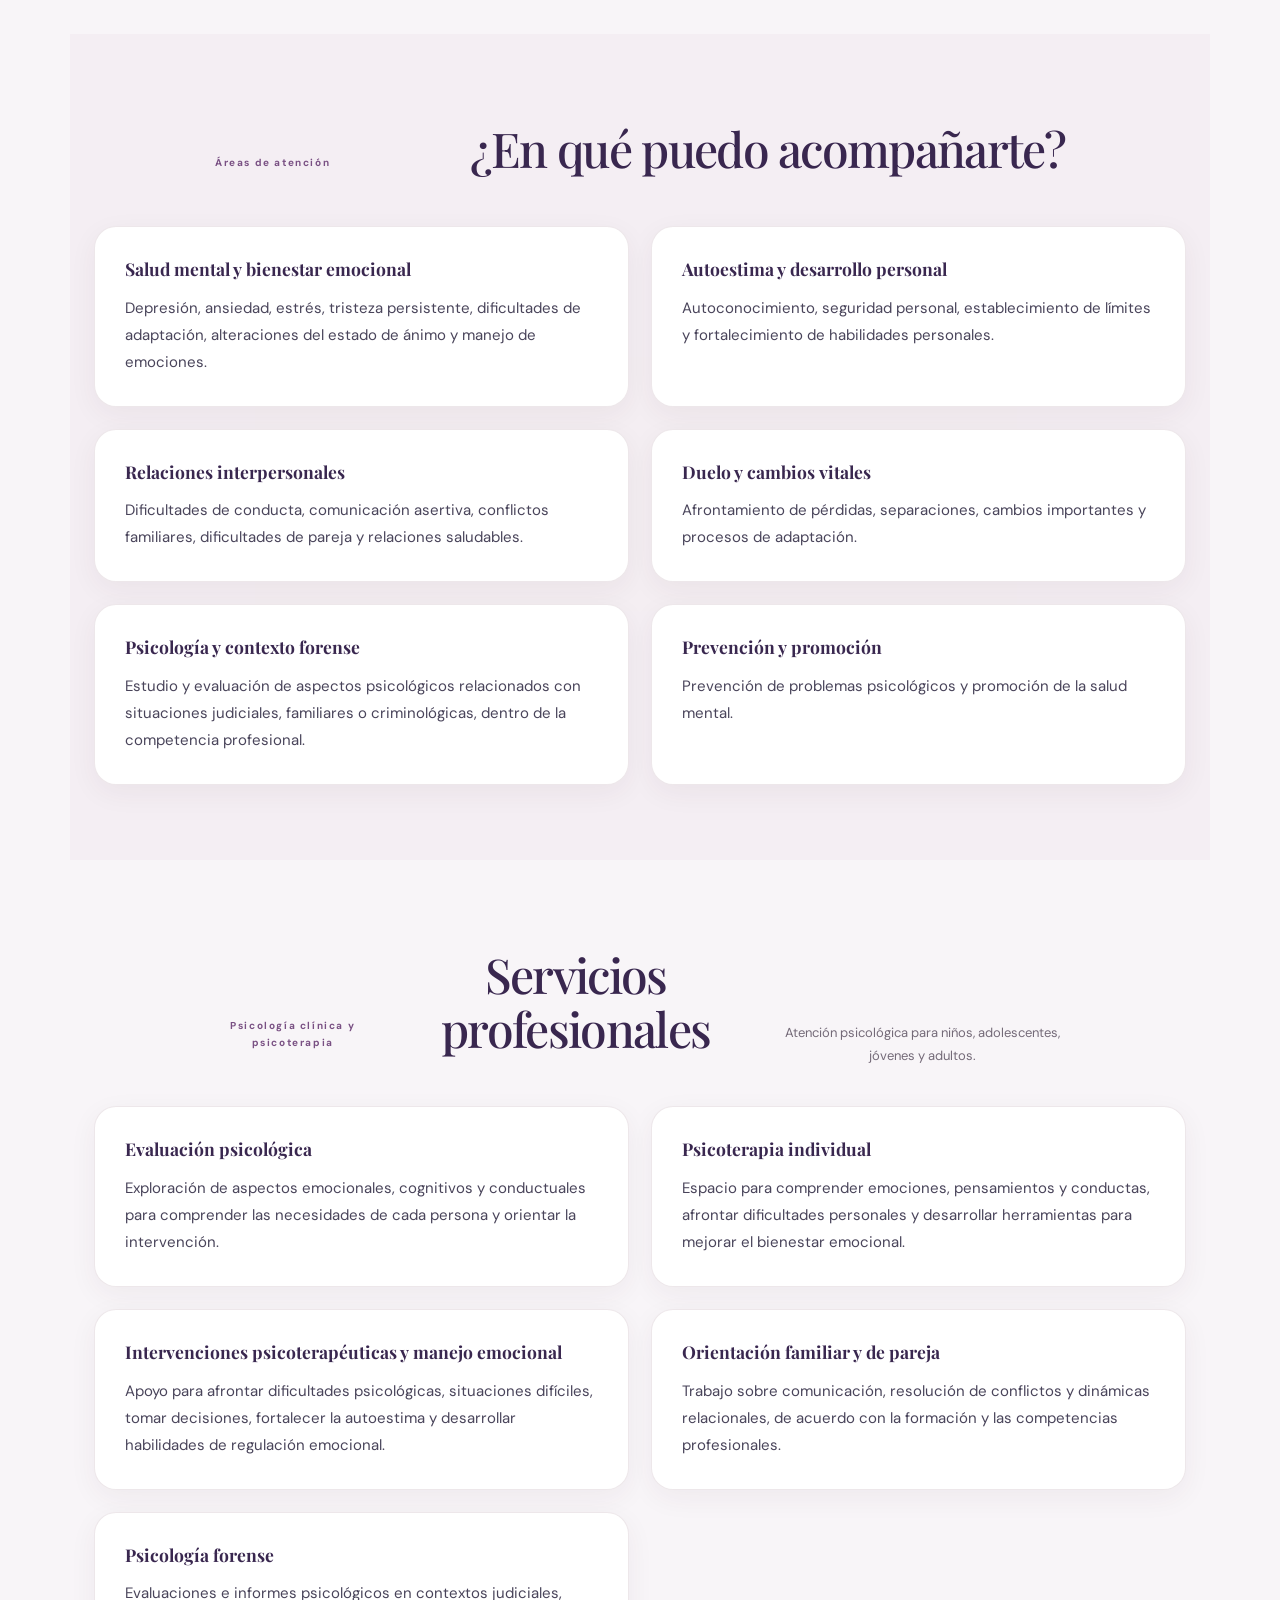
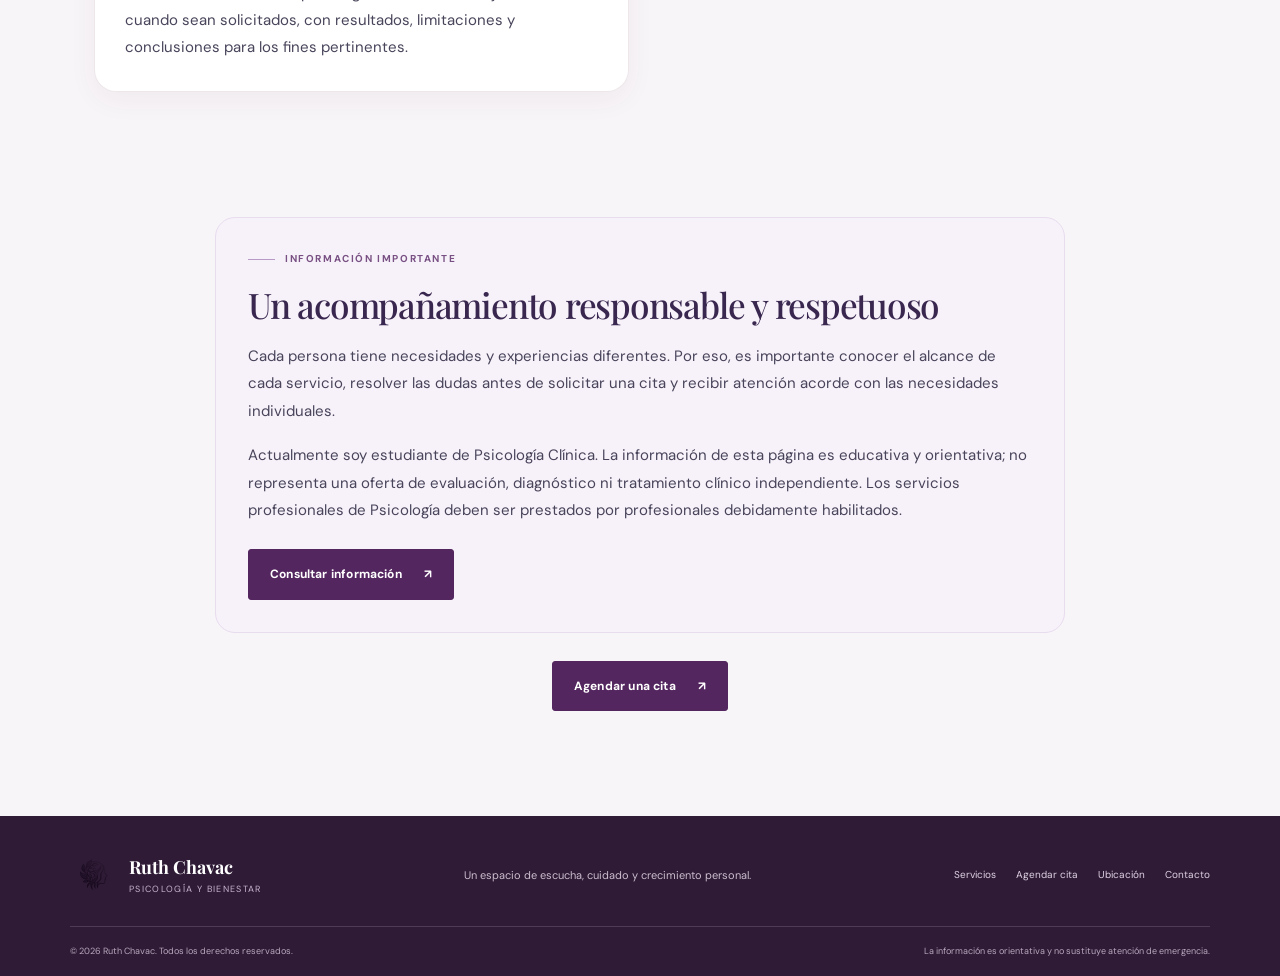
<file: servicios.html>
<!DOCTYPE html>

<html lang="es">
<head>
<meta charset="utf-8"/>
<meta content="width=device-width, initial-scale=1.0" name="viewport"/>
<!-- Descripción de la página -->
<meta content="Servicios de ejemplo de psicología y bienestar emocional." name="description"/>
<title>Mis servicios | Ruth Chavac</title>
<!-- Fuentes de Google -->
<link href="https://fonts.googleapis.com" rel="preconnect"/>
<link crossorigin="" href="https://fonts.gstatic.com" rel="preconnect"/>
<link href="https://fonts.googleapis.com/css2?family=DM+Sans:wght@400;500;600;700&amp;family=Playfair+Display:wght@500;600;700&amp;display=swap" rel="stylesheet"/>
<!-- Estilos y JavaScript -->
<link href="styles.css" rel="stylesheet"/>
<script defer="" src="script.js"></script>
</head>
<body>
<!-- Barra superior -->
<div class="topbar">
<div class="container topbar-inner">
<span>
                Un espacio para ti, tu bienestar y tu crecimiento
            </span>
<a href="contacto.html">
                Solicitar información
                <span aria-hidden="true">↗</span>
</a>
</div>
</div>
<!-- Encabezado y menú de navegación -->
<header class="header">
<div class="container nav-wrap">
<!-- Logotipo y nombre -->
<a aria-label="Ruth Chavac, inicio" class="brand" href="index.html">
<img alt="Logotipo de Ruth Chavac" src="logo-ruth-chavac.jpg"/>
<span>
<strong>Ruth Chavac</strong>
<small>PSICOLOGÍA Y BIENESTAR</small>
</span>
</a>
<!-- Botón del menú móvil -->
<button aria-expanded="false" aria-label="Abrir menú" class="menu-toggle" id="menuToggle">
                ☰
            </button>
<!-- Navegación principal -->
<nav class="nav" id="mainNav">
<a href="index.html">Inicio</a>
<a href="sobre-mi.html">Sobre mí</a>
<a class="active" href="servicios.html">
                    Mis servicios
                </a>
<a href="agendar.html">Agendar cita</a>
<a href="ubicacion.html">Ubicación</a>
<a href="contacto.html">Contacto</a>
<a class="btn btn-small" href="agendar.html">
                    Solicitar cita
                    <span>↗</span>
</a>
</nav>
</div>
</header>
<!-- Contenido principal -->
<main>
<!-- Presentación de los servicios -->
<section class="page-hero">
<div class="container">
<p class="eyebrow">
<span class="eyebrow-line"></span>
                    MIS SERVICIOS
                </p>
<h1>
                    Un espacio para cada
                    <em>etapa de tu proceso.</em>
</h1>
<p>
                    Opciones de acompañamiento para explorar tus necesidades
                    y objetivos de bienestar.
                </p>
</div>
</section>
<!-- Listado de servicios -->
<section class="section services-section">
<div class="container">
<div class="services-grid">
<!-- Servicio 1 -->
<article class="service-card">
<div aria-hidden="true" class="service-icon">♡</div>
<span class="service-number">01 / INDIVIDUAL</span>
<h3>Atención psicológica individual</h3>
<p>
            Un espacio individual permite hablar sobre experiencias,
            pensamientos, emociones y situaciones que pueden generar
            preocupación o malestar. La atención se adapta a las
            necesidades particulares de cada persona, respetando
            su historia, sus circunstancias y su ritmo personal.
        </p>
<p>
            El objetivo es favorecer la expresión emocional,
            la reflexión personal y la identificación de recursos
            que contribuyan al bienestar. Según las necesidades
            de cada caso, puede ser importante acudir a un
            profesional de Psicología debidamente habilitado.
        </p>
<a class="service-link" data-service="Atención psicológica individual" href="agendar.html">
            Solicitar información
            <span aria-hidden="true">↗</span>
</a>
</article>
<!-- Servicio 2 -->
<article class="service-card featured">
<div aria-hidden="true" class="service-icon">☼</div>
<span class="service-number">02 / EMOCIONAL</span>
<h3>Gestión emocional</h3>
<p>
            Las emociones forman parte de la vida cotidiana.
            Aprender a reconocerlas, comprenderlas y expresarlas
            de manera saludable puede ayudar a afrontar los
            desafíos personales, académicos, familiares y laborales.
        </p>
<p>
            Este tema puede incluir el reconocimiento de emociones,
            la identificación de situaciones que generan estrés,
            la reflexión sobre las reacciones personales y el
            conocimiento de estrategias generales de autocuidado.
            Cada persona puede aprender a responder a sus emociones
            de una manera más consciente y constructiva.
        </p>
<a class="service-link" data-service="Gestión emocional" href="agendar.html">
            Solicitar información
            <span aria-hidden="true">↗</span>
</a>
</article>
<!-- Servicio 3 -->
<article class="service-card">
<div aria-hidden="true" class="service-icon">❋</div>
<span class="service-number">03 / PERSONAL</span>
<h3>Autoconocimiento y autoestima</h3>
<p>
            El autoconocimiento consiste en reconocer nuestras
            fortalezas, valores, necesidades, emociones y áreas
            de crecimiento. La autoestima, por su parte, se
            relaciona con la manera en que nos percibimos y
            valoramos a nosotros mismos.
        </p>
<p>
            Reflexionar sobre los pensamientos que tenemos acerca
            de nosotros mismos, establecer límites saludables
            y reconocer nuestros logros puede contribuir a
            desarrollar una relación personal más respetuosa
            y equilibrada.
        </p>
<p>
            El proceso es individual y no busca la perfección,
            sino favorecer una comprensión más realista y amable
            de quiénes somos.
        </p>
<a class="service-link" data-service="Autoconocimiento y autoestima" href="agendar.html">
            Solicitar información
            <span aria-hidden="true">↗</span>
</a>
</article>
<!-- Servicio 4 -->
<article class="service-card">
<div aria-hidden="true" class="service-icon">◷</div>
<span class="service-number">04 / ORIENTACIÓN</span>
<h3>Orientación psicológica</h3>
<p>
            La orientación psicológica busca ayudar a clarificar
            inquietudes relacionadas con situaciones concretas,
            cambios importantes, relaciones interpersonales,
            decisiones personales o dificultades cotidianas.
        </p>
<p>
            Puede incluir la identificación de preocupaciones,
            la organización de ideas, la exploración de alternativas
            y la reflexión sobre posibles pasos a seguir.
            El propósito es favorecer una mejor comprensión de
            la situación y reconocer cuándo conviene buscar
            atención psicológica profesional.
        </p>
<p>
            La orientación no sustituye una evaluación clínica,
            un tratamiento psicológico ni la atención especializada
            que pueda necesitar cada persona.
        </p>
<a class="service-link" data-service="Orientación psicológica" href="agendar.html">
            Solicitar información
            <span aria-hidden="true">↗</span>
</a>
</article>
<br>
</div>
<!-- Información importante sobre los servicios -->

<section class="section extra-info extra-soft" id="video-servicios"><div class="container">
<div class="section-heading"><span class="eyebrow">Conoce mis servicios</span><h2>Te cuento cómo puedo acompañarte</h2><p>Un video de presentación de los servicios psicológicos.</p></div>
<div class="vertical-video-wrap"><video class="vertical-service-video" controls="" playsinline="" poster="" preload="metadata"><source src="ruthchavideo.mp4" type="video/mp4"/>Tu navegador no admite la reproducción de video.</video></div>
</div></section>
<section class="section extra-info" id="enfoques-terapeuticos"><div class="container">
<div class="section-heading"><span class="eyebrow">Tratamientos y enfoques terapéuticos</span><h2>Un proceso adaptado a tus necesidades</h2><p>La elección del tratamiento se realiza a partir de una evaluación psicológica y de los objetivos acordados con la persona.</p></div>
<div class="extra-grid">
<article class="extra-card"><h3>Terapia cognitivo-conductual (TCC)</h3><p>Ayuda a identificar y modificar patrones de pensamiento y conducta que generan malestar.</p></article>
<article class="extra-card"><h3>Enfoque humanista</h3><p>Favorece el autoconocimiento, la aceptación personal, la autonomía y el crecimiento emocional.</p></article>
<article class="extra-card"><h3>Regulación emocional y atención plena</h3><p>Técnicas para identificar emociones, cultivar la conciencia del momento presente y manejar situaciones estresantes.</p></article>
<article class="extra-card"><h3>Intervenciones sistémicas</h3><p>Exploran las relaciones, los patrones de comunicación y las dinámicas familiares o de pareja.</p></article>
<article class="extra-card"><h3>Psicoeducación</h3><p>Información y estrategias prácticas para comprender las dificultades psicológicas y participar activamente en el proceso terapéutico.</p></article>
</div></div></section>
<section class="section extra-info extra-soft" id="areas-atencion"><div class="container">
<div class="section-heading"><span class="eyebrow">Áreas de atención</span><h2>¿En qué puedo acompañarte?</h2></div>
<div class="extra-grid">
<article class="extra-card"><h3>Salud mental y bienestar emocional</h3><p>Depresión, ansiedad, estrés, tristeza persistente, dificultades de adaptación, alteraciones del estado de ánimo y manejo de emociones.</p></article>
<article class="extra-card"><h3>Autoestima y desarrollo personal</h3><p>Autoconocimiento, seguridad personal, establecimiento de límites y fortalecimiento de habilidades personales.</p></article>
<article class="extra-card"><h3>Relaciones interpersonales</h3><p>Dificultades de conducta, comunicación asertiva, conflictos familiares, dificultades de pareja y relaciones saludables.</p></article>
<article class="extra-card"><h3>Duelo y cambios vitales</h3><p>Afrontamiento de pérdidas, separaciones, cambios importantes y procesos de adaptación.</p></article>
<article class="extra-card"><h3>Psicología y contexto forense</h3><p>Estudio y evaluación de aspectos psicológicos relacionados con situaciones judiciales, familiares o criminológicas, dentro de la competencia profesional.</p></article>
<article class="extra-card"><h3>Prevención y promoción</h3><p>Prevención de problemas psicológicos y promoción de la salud mental.</p></article>
</div></div></section>
<section class="section extra-info" id="servicios-profesionales"><div class="container">
<div class="section-heading"><span class="eyebrow">Psicología clínica y psicoterapia</span><h2>Servicios profesionales</h2><p>Atención psicológica para niños, adolescentes, jóvenes y adultos.</p></div>
<div class="extra-grid">
<article class="extra-card"><h3>Evaluación psicológica</h3><p>Exploración de aspectos emocionales, cognitivos y conductuales para comprender las necesidades de cada persona y orientar la intervención.</p></article>
<article class="extra-card"><h3>Psicoterapia individual</h3><p>Espacio para comprender emociones, pensamientos y conductas, afrontar dificultades personales y desarrollar herramientas para mejorar el bienestar emocional.</p></article>
<article class="extra-card"><h3>Intervenciones psicoterapéuticas y manejo emocional</h3><p>Apoyo para afrontar dificultades psicológicas, situaciones difíciles, tomar decisiones, fortalecer la autoestima y desarrollar habilidades de regulación emocional.</p></article>
<article class="extra-card"><h3>Orientación familiar y de pareja</h3><p>Trabajo sobre comunicación, resolución de conflictos y dinámicas relacionales, de acuerdo con la formación y las competencias profesionales.</p></article>
<article class="extra-card"><h3>Psicología forense</h3><p>Evaluaciones e informes psicológicos en contextos judiciales, cuando sean solicitados, con resultados, limitaciones y conclusiones para los fines pertinentes.</p></article>
</div></div></section>
<section class="services-note">
<p class="eyebrow">
<span class="eyebrow-line"></span>
        INFORMACIÓN IMPORTANTE
    </p>
<h2>Un acompañamiento responsable y respetuoso</h2>
<p>
        Cada persona tiene necesidades y experiencias diferentes.
        Por eso, es importante conocer el alcance de cada servicio,
        resolver las dudas antes de solicitar una cita y recibir
        atención acorde con las necesidades individuales.
    </p>
<p>
        Actualmente soy estudiante de Psicología Clínica.
        La información de esta página es educativa y orientativa;
        no representa una oferta de evaluación, diagnóstico ni
        tratamiento clínico independiente. Los servicios
        profesionales de Psicología deben ser prestados por
        profesionales debidamente habilitados.
    </p>
<a class="btn" href="contacto.html">
        Consultar información
        <span aria-hidden="true">↗</span>
</a>
</section>
<!-- Botón para agendar una cita -->
<div class="center-action">
<a class="btn" href="agendar.html">
                        Agendar una cita
                        <span>↗</span>
</a>
</div>
</div>
</section>
</main>
<!-- Pie de página -->
<footer class="footer">
<div class="container footer-main">
<!-- Logotipo del pie de página -->
<a class="brand footer-brand" href="index.html">
<img alt="" src="logo-ruth-chavac.jpg"/>
<span>
<strong>Ruth Chavac</strong>
<small>PSICOLOGÍA Y BIENESTAR</small>
</span>
</a>
<p>
                Un espacio de escucha, cuidado y crecimiento personal.
            </p>
<!-- Enlaces del pie de página -->
<div class="footer-links">
<a href="servicios.html">Servicios</a>
<a href="agendar.html">Agendar cita</a>
<a href="ubicacion.html">Ubicación</a>
<a href="contacto.html">Contacto</a>
</div>
</div>
<!-- Derechos reservados y aviso -->
<div class="container footer-bottom">
<span>
                © <span id="year"></span>
                Ruth Chavac. Todos los derechos reservados.
            </span>
<span>
                La información es orientativa y no sustituye atención
                de emergencia.
            </span>
</div>
</footer>
<!-- Botón para volver al inicio -->
<button aria-label="Volver arriba" class="back-to-top" id="backToTop">
        ↑
    </button>
  
<script>
document.addEventListener("DOMContentLoaded", function () {

    if (window.innerWidth <= 768) {

        const elementos = document.querySelectorAll(
            ".reveal, .section, .service-card, " +
            ".extra-card, .extra-info, .services-note"
        );

        elementos.forEach(function(elemento) {

            elemento.style.setProperty(
                "opacity", "1", "important"
            );

            elemento.style.setProperty(
                "visibility", "visible", "important"
            );

            elemento.style.setProperty(
                "transform", "none", "important"
            );

            elemento.classList.add("is-visible");

        });
    }
});
</script>



</body>
</html>
</file>
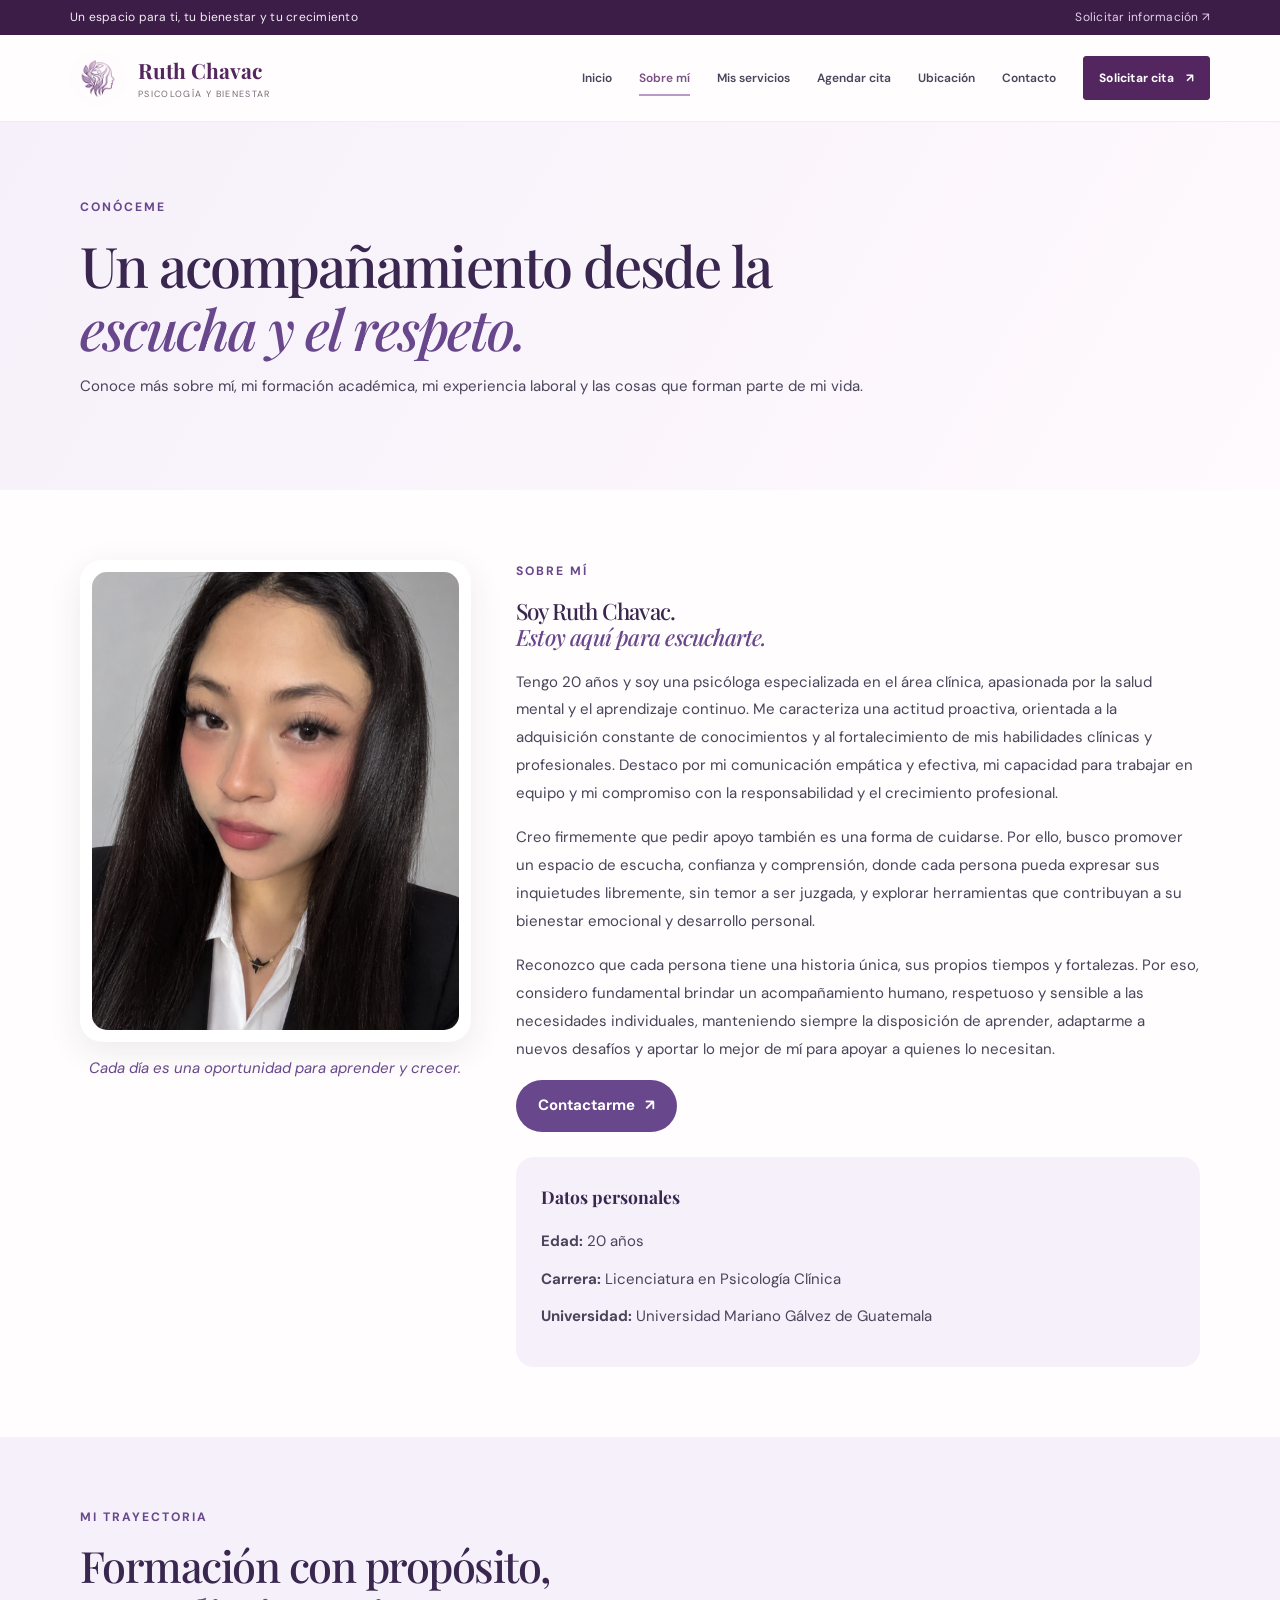
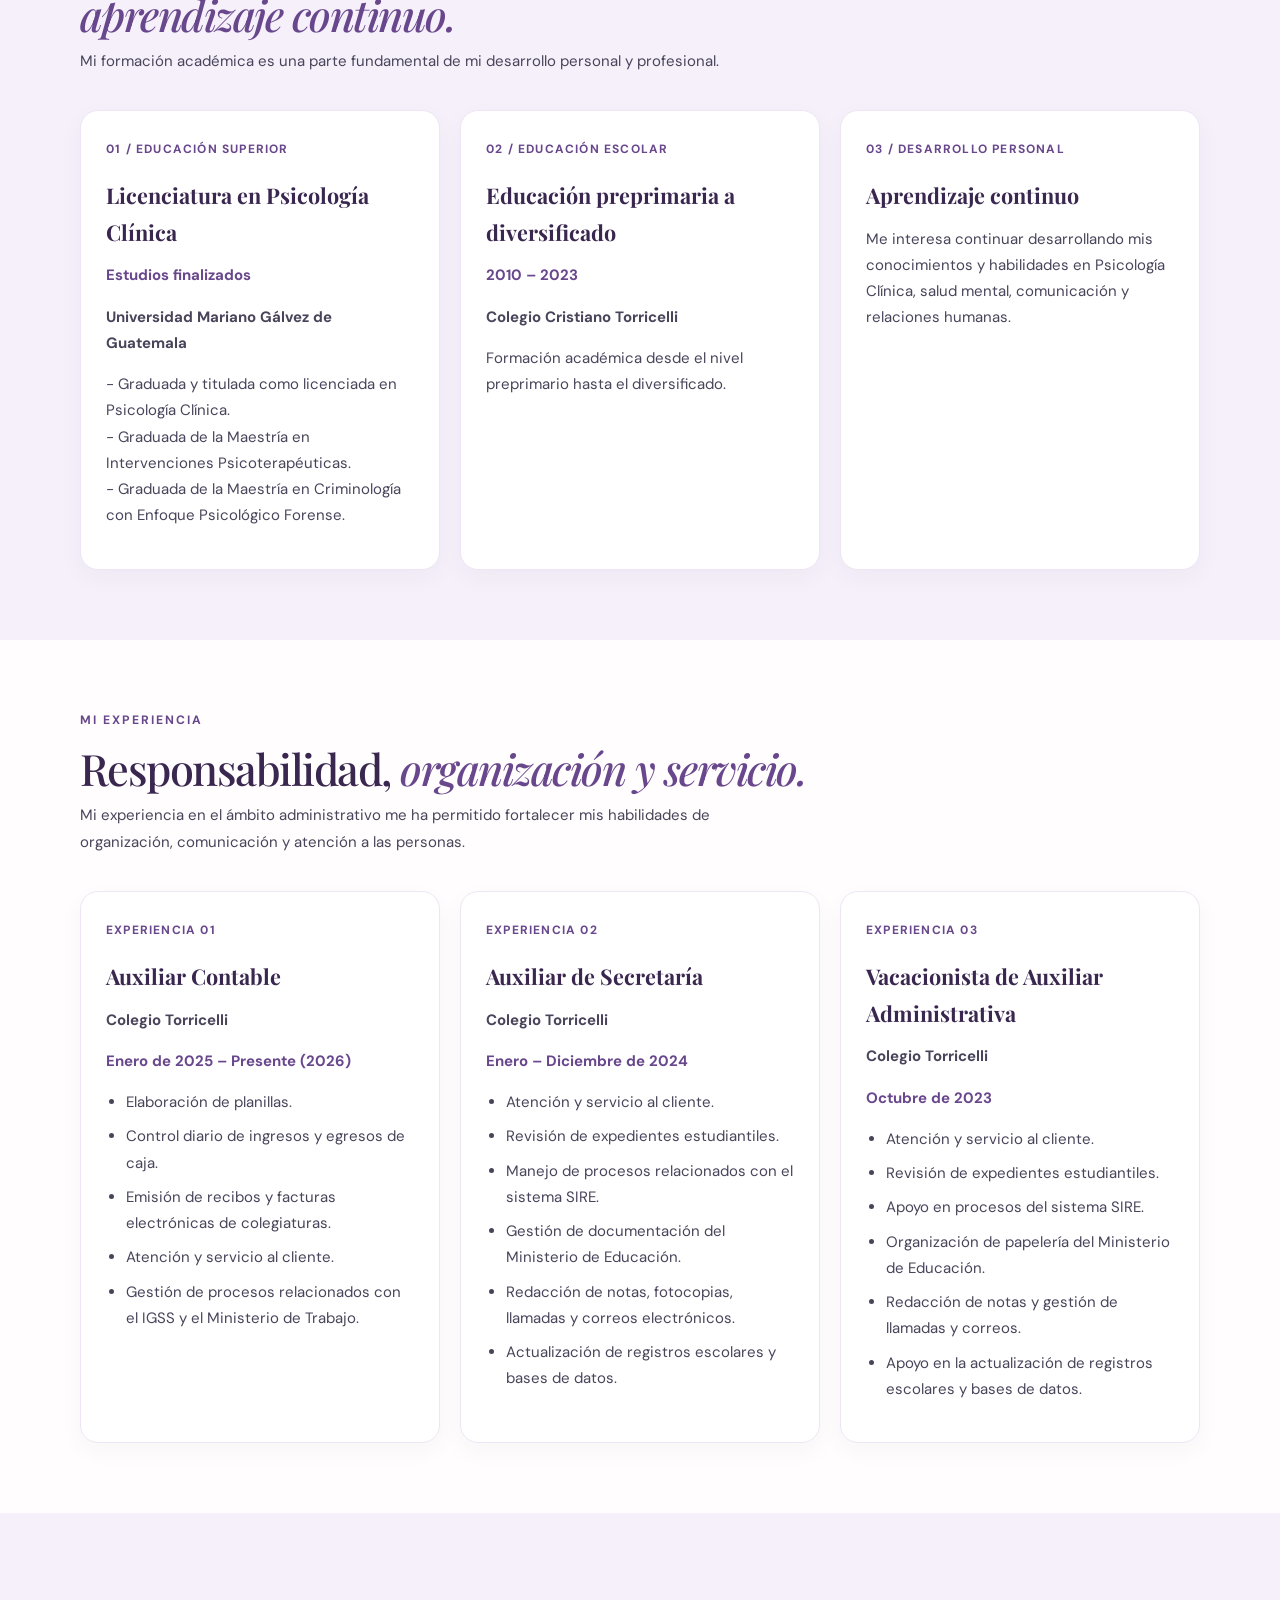
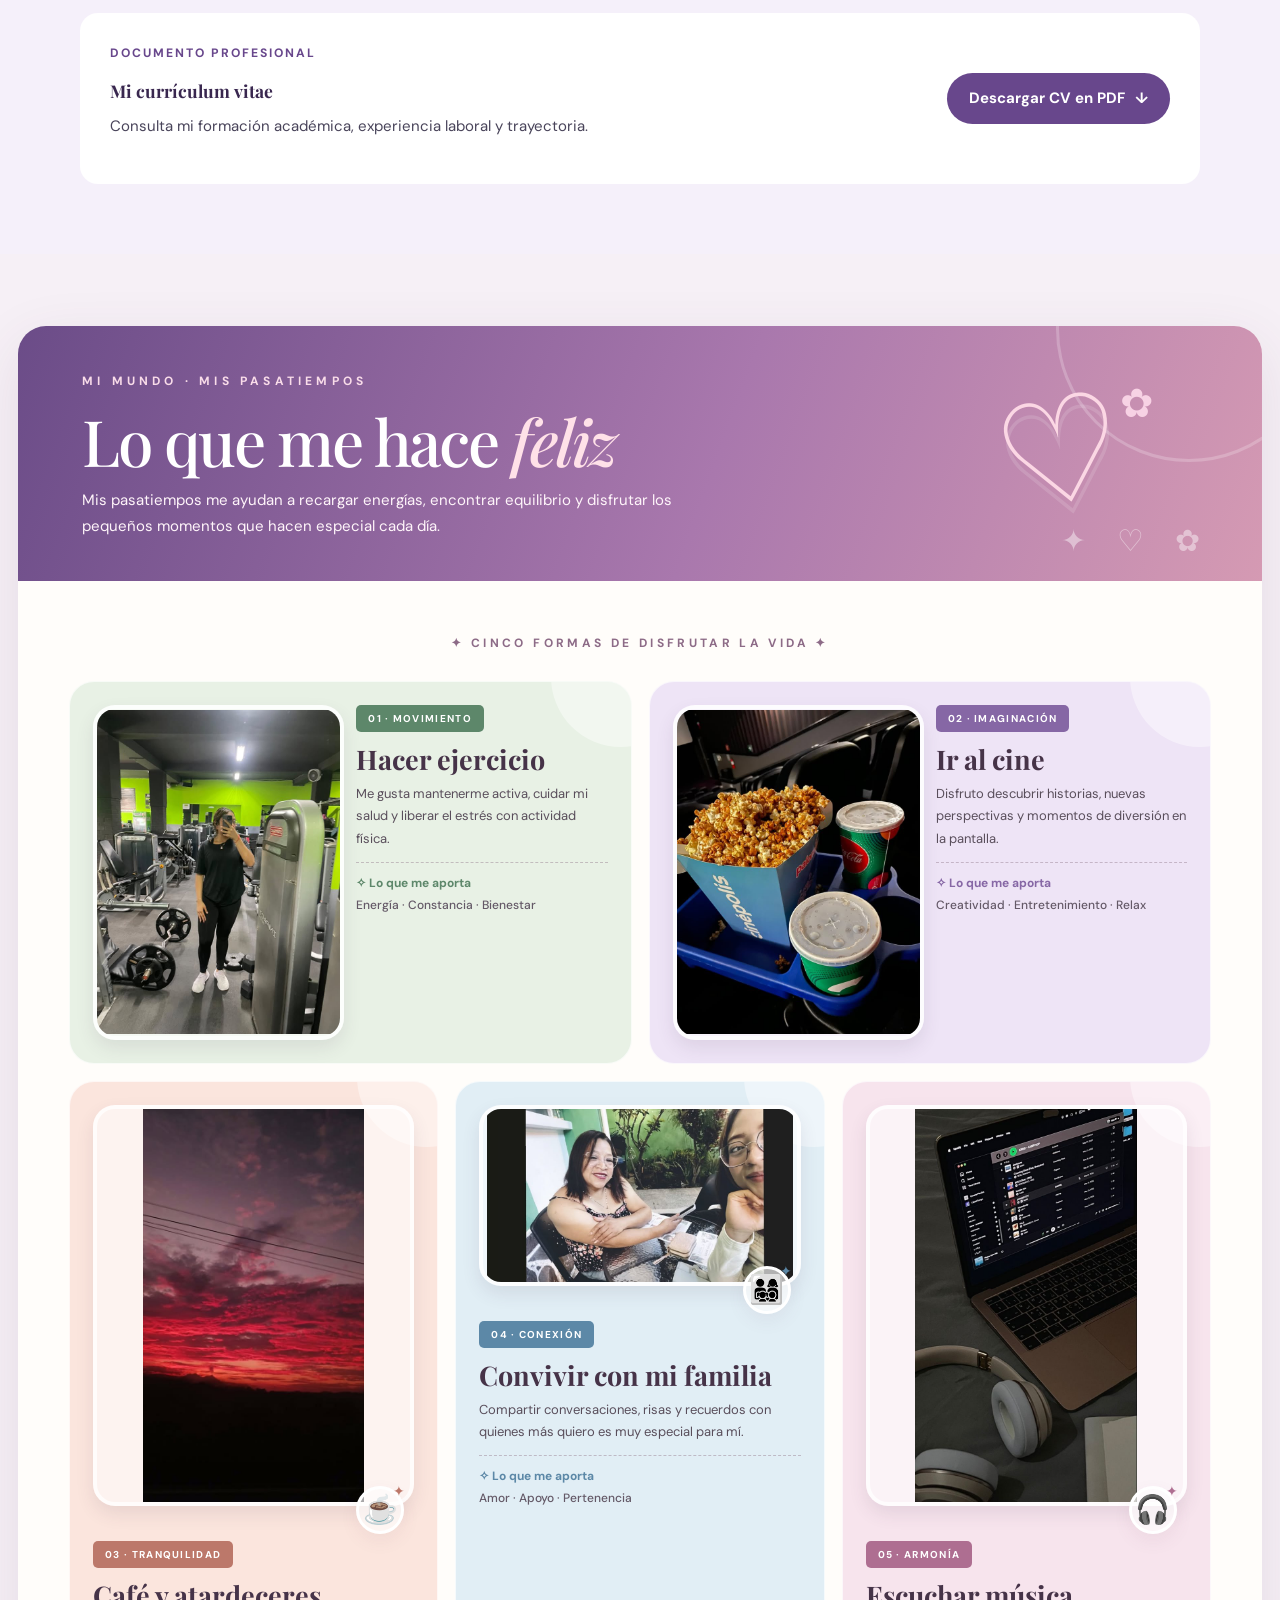
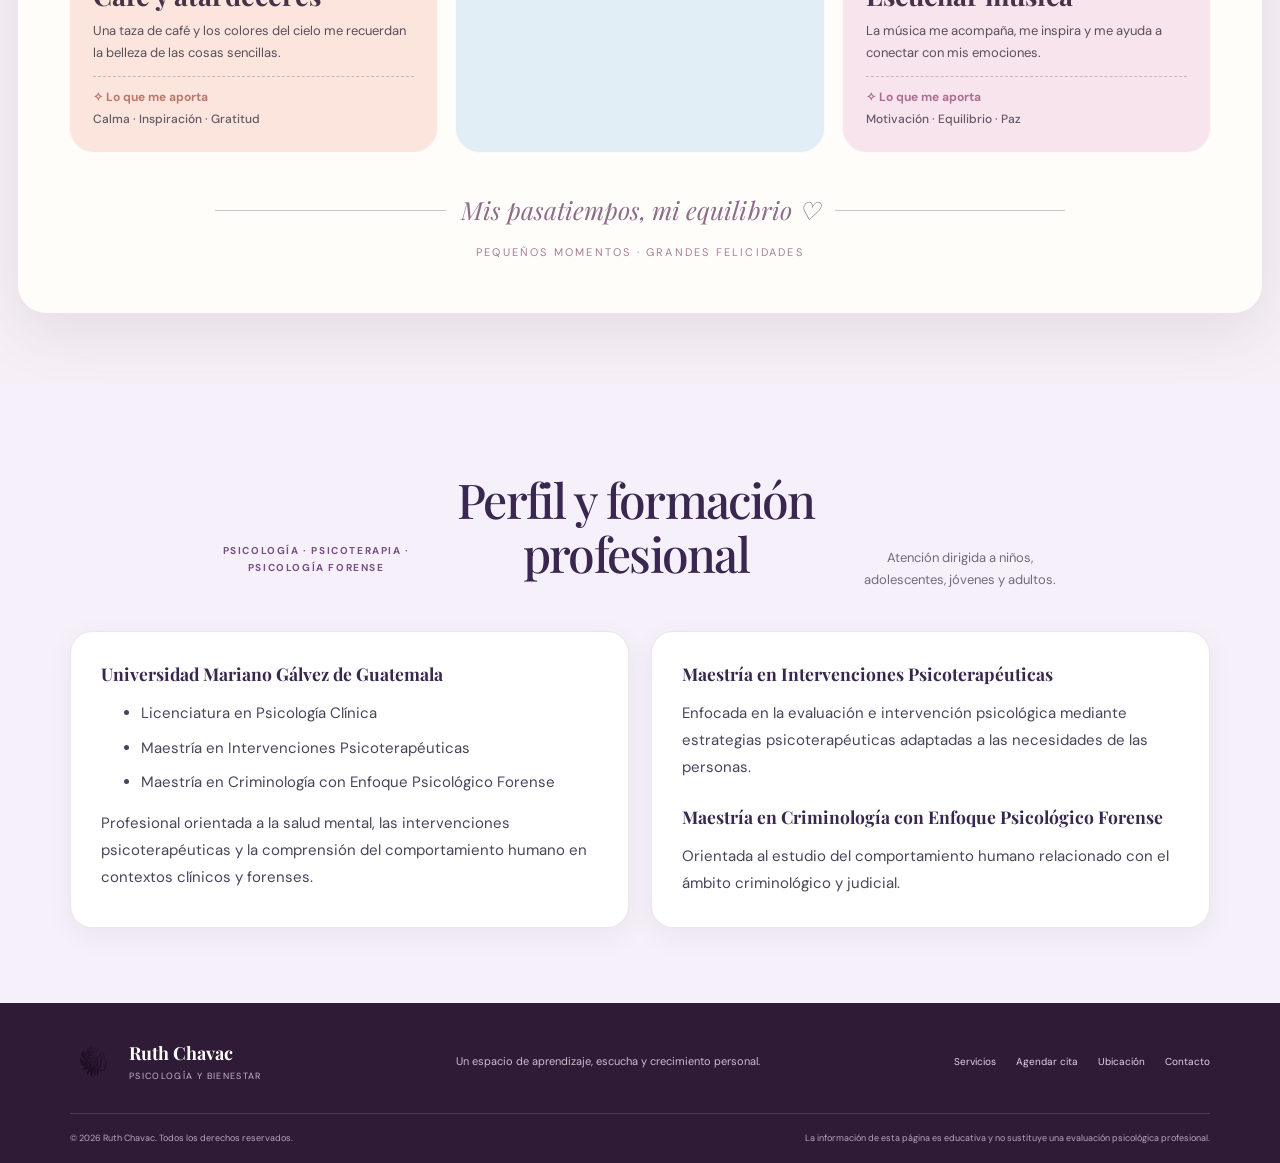
<file: sobre-mi.html>
<!DOCTYPE html>
<html lang="es">
<head>
<meta charset="UTF-8">
<meta name="viewport" content="width=device-width, initial-scale=1.0">
<meta name="description" content="Conoce a Ruth Chavac, psicóloga clínica, su formación académica, experiencia profesional y pasatiempos.">
<meta name="theme-color" content="#68478c">
<title>Sobre mí | Ruth Chavac</title>

<link rel="preconnect" href="https://fonts.googleapis.com">
<link rel="preconnect" href="https://fonts.gstatic.com" crossorigin>
<link href="https://fonts.googleapis.com/css2?family=DM+Sans:wght@400;500;600;700&family=Playfair+Display:ital,wght@0,500;0,600;0,700;1,500;1,600&display=swap" rel="stylesheet">

<link rel="stylesheet" href="styles.css">
<script defer src="script.js"></script>

<style>

/* INFOGRAFÍA ESTILO EDITORIAL CANVA · EXCLUSIVA PARA ESTA SECCIÓN */
.ruth-happiness{padding:72px 18px;background:#f6f0f6;font-family:'DM Sans',sans-serif}
.ruth-happiness *{box-sizing:border-box}
.rh-poster{max-width:1280px;margin:auto;background:#fffdfa;border-radius:28px;overflow:hidden;box-shadow:0 18px 60px #5b38521c;position:relative}
.rh-banner{background:linear-gradient(110deg,#6b4c88,#a978ad 56%,#d59ab3);padding:42px clamp(22px,5vw,66px);color:white;display:grid;grid-template-columns:1.5fr .5fr;gap:20px;align-items:center;position:relative;overflow:hidden}
.rh-banner:before{content:'';position:absolute;width:260px;height:260px;border:3px solid #ffffff36;border-radius:50%;right:-60px;top:-130px}
.rh-banner:after{content:'✦  ♡  ✿';position:absolute;right:50px;bottom:15px;font-size:30px;color:#ffffff70;letter-spacing:12px}
.rh-overline{font-size:12px;letter-spacing:.35em;font-weight:700;color:#f9dce9}
.rh-banner h2{font-family:'Playfair Display',serif;font-size:clamp(37px,5vw,67px);line-height:1.08;margin:12px 0;color:white}
.rh-banner h2 em{color:#ffe1e8;font-weight:500}
.rh-banner p{max-width:650px;font-size:15px;line-height:1.75;color:#fff5fa;margin:0}
.rh-banner-art{display:grid;place-items:center;min-height:170px;position:relative}
.rh-banner-art .rh-big-heart{font-size:clamp(85px,12vw,145px);color:#fbd7e4;line-height:1;text-shadow:0 12px 0 #ffffff23;transform:rotate(-12deg)}
.rh-banner-art .rh-spark{position:absolute;top:0;right:16%;font-size:40px;color:#f7d2e4}
.rh-body{padding:clamp(22px,4vw,52px);position:relative}
.rh-intro{text-align:center;color:#8d6b87;font-size:12px;font-weight:700;letter-spacing:.28em;margin-bottom:28px}
.rh-grid{display:grid;grid-template-columns:repeat(12,minmax(0,1fr));gap:17px}
.rh-panel{grid-column:span 4;min-width:0;border-radius:25px;padding:23px;position:relative;overflow:hidden;display:flex;flex-direction:column;gap:12px;border:1px solid #ffffffb5;transition:transform .3s ease,box-shadow .3s ease}
.rh-panel:hover{transform:translateY(-5px);box-shadow:0 12px 28px #7a52731b}
.rh-panel:nth-child(1),.rh-panel:nth-child(2){grid-column:span 6;flex-direction:row;align-items:center;min-height:240px}
.rh-panel:nth-child(3),.rh-panel:nth-child(4),.rh-panel:nth-child(5){min-height:330px}
.rh-panel:before{content:'';position:absolute;width:140px;height:140px;right:-60px;top:-75px;border-radius:50%;background:#ffffff69}
.rh-green{background:#e8f1e5;--rh-accent:#5d876a}.rh-violet{background:#eee4f6;--rh-accent:#8667a5}.rh-peach{background:#fbe5dd;--rh-accent:#bc786a}.rh-blue{background:#e1eef5;--rh-accent:#5c88a7}.rh-pink{background:#f7e4ed;--rh-accent:#ae6e91}
.rh-illustration{width:110px;height:110px;flex:none;border-radius:50%;background:#ffffffa6;border:3px solid #ffffffba;display:grid;place-items:center;position:relative;box-shadow:0 7px 18px #78566c13}
.rh-panel:nth-child(n+3) .rh-illustration{width:100px;height:100px}
.rh-illustration .rh-emoji{font-size:54px;line-height:1}
.rh-illustration:after{content:'✦';position:absolute;top:-9px;right:-4px;font-size:24px;color:var(--rh-accent)}
.rh-copy{min-width:0;position:relative;z-index:1}
.rh-number{display:inline-block;background:var(--rh-accent);color:white;padding:5px 12px;border-radius:5px;font-size:10px;letter-spacing:.13em;font-weight:700;text-transform:uppercase}
.rh-panel h3{font-family:'Playfair Display',serif;font-size:clamp(21px,2.5vw,27px);line-height:1.2;color:#463348;margin:11px 0 8px}
.rh-panel p{font-size:13px;line-height:1.7;color:#594e5b;margin:0}
.rh-gain{margin-top:12px;border-top:1px dashed #947d8e75;padding-top:11px;color:var(--rh-accent);font-size:12px;font-weight:700;line-height:1.6}
.rh-gain span{display:block;color:#645967;font-weight:500;margin-top:3px}
.rh-ribbon{display:flex;align-items:center;justify-content:center;gap:15px;margin:36px auto 0;max-width:850px;color:#8c6c89;text-align:center}
.rh-ribbon:before,.rh-ribbon:after{content:'';height:1px;background:#d8bfd0;flex:1}
.rh-ribbon span{font-family:'Playfair Display',serif;font-size:clamp(17px,2.2vw,25px);font-style:italic}
.rh-caption{text-align:center;color:#a47e98;font-size:11px;letter-spacing:.2em;margin-top:11px}
@media(max-width:950px){.rh-panel,.rh-panel:nth-child(1),.rh-panel:nth-child(2){grid-column:span 6;flex-direction:column;align-items:flex-start;min-height:0}.rh-panel:nth-child(n+3){min-height:0}.rh-banner{grid-template-columns:1fr auto}.rh-banner-art{min-height:100px}.rh-banner-art .rh-big-heart{font-size:85px}}
@media(max-width:600px){.ruth-happiness{padding:38px 12px}.rh-poster{border-radius:20px}.rh-banner{padding:32px 22px;grid-template-columns:1fr}.rh-banner-art{display:none}.rh-banner p{font-size:13px}.rh-body{padding:23px 16px}.rh-intro{font-size:10px;letter-spacing:.15em}.rh-grid{grid-template-columns:1fr;gap:15px}.rh-panel,.rh-panel:nth-child(1),.rh-panel:nth-child(2){grid-column:1;display:grid;grid-template-columns:74px minmax(0,1fr);align-items:start;gap:14px;padding:17px;border-radius:20px;min-height:0}.rh-panel:nth-child(n+3){min-height:0}.rh-illustration,.rh-panel:nth-child(n+3) .rh-illustration{width:70px;height:70px}.rh-illustration .rh-emoji{font-size:35px}.rh-panel h3{font-size:21px;margin:8px 0}.rh-panel p{font-size:12px}.rh-gain{font-size:11px}.rh-number{font-size:9px}.rh-ribbon{margin-top:26px}.rh-caption{font-size:9px;letter-spacing:.08em}}
@media(prefers-reduced-motion:reduce){.rh-panel{transition:none}}

/* Fotografías personales integradas a la infografía editorial */
.rh-panel{display:grid!important;grid-template-columns: minmax(0,1fr);align-content:start;gap:12px}
.rh-panel:nth-child(1),.rh-panel:nth-child(2){grid-template-columns:minmax(0,1fr) minmax(0,1fr);align-items:center}
.rh-photo{margin:0;width:100%;min-width:0;height:205px;overflow:hidden;border-radius:20px 20px 58px 20px;border:4px solid #ffffffb8;box-shadow:0 8px 18px #503b531b;position:relative;z-index:1}
.rh-photo img{width:100%;height:100%;display:block;object-fit:cover;transition:transform .5s ease}
.rh-panel:hover .rh-photo img{transform:scale(1.045)}
.rh-panel:nth-child(1) .rh-photo,.rh-panel:nth-child(2) .rh-photo{height:245px;grid-row:1 / span 2}
.rh-panel:nth-child(1) .rh-illustration,.rh-panel:nth-child(2) .rh-illustration{display:none}
.rh-panel:nth-child(n+3) .rh-illustration{position:absolute;top:193px;right:29px;width:55px;height:55px;z-index:3;border:3px solid white}
.rh-panel:nth-child(n+3) .rh-illustration .rh-emoji{font-size:28px}
.rh-panel:nth-child(n+3) .rh-illustration:after{font-size:14px}
.rh-panel .rh-copy{align-self:center}
.rh-panel:nth-child(3) .rh-photo img{object-position:center 46%}
.rh-panel:nth-child(4) .rh-photo img{object-position:center 40%}
.rh-panel:nth-child(5) .rh-photo img{object-position:center 50%}
@media(max-width:950px){.rh-panel:nth-child(1),.rh-panel:nth-child(2){grid-template-columns:1fr}.rh-panel:nth-child(1) .rh-photo,.rh-panel:nth-child(2) .rh-photo{grid-row:auto;height:205px}.rh-panel:nth-child(n+3) .rh-illustration{top:193px}}
@media(max-width:600px){.rh-panel,.rh-panel:nth-child(1),.rh-panel:nth-child(2){display:grid!important;grid-template-columns:minmax(0,1fr);padding:16px;gap:10px}.rh-photo,.rh-panel:nth-child(1) .rh-photo,.rh-panel:nth-child(2) .rh-photo{height:205px;border-radius:17px 17px 42px 17px}.rh-panel:nth-child(n+3) .rh-illustration{top:192px;right:25px;width:49px;height:49px}.rh-panel:nth-child(n+3) .rh-illustration .rh-emoji{font-size:25px}.rh-panel .rh-copy{padding:4px 2px 0}}
@media(prefers-reduced-motion:reduce){.rh-photo img{transition:none}}

/* AJUSTE FINAL: fotos completas, sin recortes ni ampliación */
.rh-photo,
.rh-panel:nth-child(1) .rh-photo,
.rh-panel:nth-child(2) .rh-photo {
  height: auto;
  min-height: 0;
  aspect-ratio: 4 / 5;
  display: flex;
  align-items: center;
  justify-content: center;
  background: rgba(255,255,255,.55);
  overflow: hidden;
  border-radius: 22px;
}
.rh-photo img,
.rh-panel:nth-child(3) .rh-photo img,
.rh-panel:nth-child(4) .rh-photo img,
.rh-panel:nth-child(5) .rh-photo img {
  width: 100%;
  height: 100%;
  object-fit: contain;
  object-position: center;
  transform: none !important;
}
/* Foto horizontal de familia: se muestra entera en un marco horizontal */
.rh-panel:nth-child(4) .rh-photo {aspect-ratio: 16 / 9;}
/* Las fotos verticales tienen espacio suficiente para verse completas */
.rh-panel:nth-child(1) .rh-photo,
.rh-panel:nth-child(2) .rh-photo {aspect-ratio: 3 / 4;}
.rh-panel:nth-child(3) .rh-photo,
.rh-panel:nth-child(5) .rh-photo {aspect-ratio: 4 / 5;}
/* El icono decorativo no tapa la fotografía */
.rh-panel:nth-child(n+3) .rh-illustration {
  position: relative;
  top: auto;
  right: auto;
  width: 48px;
  height: 48px;
  margin-top: -32px;
  margin-left: auto;
  margin-right: 10px;
  margin-bottom: -5px;
}
@media (max-width: 950px) {
  .rh-panel:nth-child(1) .rh-photo,
  .rh-panel:nth-child(2) .rh-photo {height:auto;aspect-ratio:3/4;}
}
@media (max-width: 600px) {
  .rh-photo,
  .rh-panel:nth-child(1) .rh-photo,
  .rh-panel:nth-child(2) .rh-photo {height:auto;min-height:0;}
  .rh-panel:nth-child(n+3) .rh-illustration {
    top:auto;right:auto;margin-top:-32px;
    margin-left:auto;margin-right:10px;
  }
}
</style>
</head>

<body>

<!-- BARRA SUPERIOR -->
<div class="topbar">
  <div class="container topbar-inner">
    <span>Un espacio para ti, tu bienestar y tu crecimiento</span>
    <a href="contacto.html">
      Solicitar información
      <span aria-hidden="true">↗</span>
    </a>
  </div>
</div>

<!-- NAVEGACIÓN -->
<header class="header">
  <div class="container nav-wrap">

    <a class="brand" href="index.html" aria-label="Ruth Chavac, inicio">
      <img src="logo-ruth-chavac.jpg" alt="Logotipo de Ruth Chavac">
      <span>
        <strong>Ruth Chavac</strong>
        <small>PSICOLOGÍA Y BIENESTAR</small>
      </span>
    </a>

    <button class="menu-toggle" id="menuToggle"
      aria-controls="mainNav"
      aria-expanded="false"
      aria-label="Abrir menú">
      ☰
    </button>

    <nav class="nav" id="mainNav">
      <a href="index.html">Inicio</a>
      <a href="sobre-mi.html" class="active" aria-current="page">Sobre mí</a>
      <a href="servicios.html">Mis servicios</a>
      <a href="agendar.html">Agendar cita</a>
      <a href="ubicacion.html">Ubicación</a>
      <a href="contacto.html">Contacto</a>
      <a href="agendar.html" class="btn btn-small">
        Solicitar cita <span>↗</span>
      </a>
    </nav>

  </div>
</header>

<main>

<!-- PRESENTACIÓN -->
<section class="ruth-hero">
  <div class="ruth-container">
    <p class="ruth-eyebrow">Conóceme</p>
    <h1>
      Un acompañamiento desde la
      <em>escucha y el respeto.</em>
    </h1>
    <p>
      Conoce más sobre mí, mi formación académica,
      mi experiencia laboral y las cosas que forman
      parte de mi vida.
    </p>
  </div>
</section>

<!-- SOBRE MÍ -->
<section class="ruth-section">
  <div class="ruth-container ruth-about-grid">

    <div>
      <div class="ruth-photo-frame">
        <img
          src="ruthcv.png"
          alt="Fotografía personal de Ruth Chavac"
          class="ruth-photo"
          loading="lazy">
      </div>

      <p class="ruth-photo-caption">
        Cada día es una oportunidad para aprender y crecer.
      </p>
    </div>

    <div class="ruth-bio">
      <p class="ruth-eyebrow">Sobre mí</p>

      <h2>
        Soy Ruth Chavac.
        <br>
        <em>Estoy aquí para escucharte.</em>
      </h2>

      <p>
        Tengo 20 años y soy una psicóloga especializada en el
        área clínica, apasionada por la salud mental y el
        aprendizaje continuo. Me caracteriza una actitud
        proactiva, orientada a la adquisición constante de
        conocimientos y al fortalecimiento de mis habilidades
        clínicas y profesionales. Destaco por mi comunicación
        empática y efectiva, mi capacidad para trabajar en
        equipo y mi compromiso con la responsabilidad y el
        crecimiento profesional.
      </p>

      <p>
        Creo firmemente que pedir apoyo también es una forma
        de cuidarse. Por ello, busco promover un espacio de
        escucha, confianza y comprensión, donde cada persona
        pueda expresar sus inquietudes libremente, sin temor
        a ser juzgada, y explorar herramientas que contribuyan
        a su bienestar emocional y desarrollo personal.
      </p>

      <p>
        Reconozco que cada persona tiene una historia única,
        sus propios tiempos y fortalezas. Por eso, considero
        fundamental brindar un acompañamiento humano,
        respetuoso y sensible a las necesidades individuales,
        manteniendo siempre la disposición de aprender,
        adaptarme a nuevos desafíos y aportar lo mejor de mí
        para apoyar a quienes lo necesitan.
      </p>

      <a href="contacto.html" class="ruth-btn">
        Contactarme <span aria-hidden="true">↗</span>
      </a>

      <div class="ruth-personal-card">
        <h3>Datos personales</h3>
        <p><strong>Edad:</strong> 20 años</p>
        <p>
          <strong>Carrera:</strong>
          Licenciatura en Psicología Clínica
        </p>
        <p>
          <strong>Universidad:</strong>
          Universidad Mariano Gálvez de Guatemala
        </p>
      </div>
    </div>

  </div>
</section>

<!-- FORMACIÓN ACADÉMICA -->
<section class="ruth-section ruth-soft" id="formacion-academica">
  <div class="ruth-container">

    <div class="ruth-heading">
      <p class="ruth-eyebrow">Mi trayectoria</p>
      <h2>
        Formación con propósito,
        <br>
        <em>aprendizaje continuo.</em>
      </h2>
      <p>
        Mi formación académica es una parte fundamental
        de mi desarrollo personal y profesional.
      </p>
    </div>

    <div class="ruth-profile-grid">

      <article class="ruth-card">
        <span class="ruth-card-number">
          01 / EDUCACIÓN SUPERIOR
        </span>
        <h3>Licenciatura en Psicología Clínica</h3>
        <p class="ruth-date">Estudios finalizados</p>
        <p>
          <strong>Universidad Mariano Gálvez de Guatemala</strong>
        </p>
        <p>
          - Graduada y titulada como licenciada en Psicología Clínica.
          <br>
          - Graduada de la Maestría en Intervenciones Psicoterapéuticas.
          <br>
          - Graduada de la Maestría en Criminología con Enfoque
          Psicológico Forense.
        </p>
      </article>

      <article class="ruth-card">
        <span class="ruth-card-number">
          02 / EDUCACIÓN ESCOLAR
        </span>
        <h3>Educación preprimaria a diversificado</h3>
        <p class="ruth-date">2010 – 2023</p>
        <p><strong>Colegio Cristiano Torricelli</strong></p>
        <p>
          Formación académica desde el nivel preprimario
          hasta el diversificado.
        </p>
      </article>

      <article class="ruth-card">
        <span class="ruth-card-number">
          03 / DESARROLLO PERSONAL
        </span>
        <h3>Aprendizaje continuo</h3>
        <p>
          Me interesa continuar desarrollando mis conocimientos
          y habilidades en Psicología Clínica, salud mental,
          comunicación y relaciones humanas.
        </p>
      </article>

    </div>
  </div>
</section>

<!-- EXPERIENCIA LABORAL -->
<section class="ruth-section" id="experiencia-laboral">
  <div class="ruth-container">

    <div class="ruth-heading">
      <p class="ruth-eyebrow">Mi experiencia</p>
      <h2>
        Responsabilidad,
        <em>organización y servicio.</em>
      </h2>
      <p>
        Mi experiencia en el ámbito administrativo me ha
        permitido fortalecer mis habilidades de organización,
        comunicación y atención a las personas.
      </p>
    </div>

    <div class="ruth-profile-grid">

      <article class="ruth-card">
        <span class="ruth-card-number">EXPERIENCIA 01</span>
        <h3>Auxiliar Contable</h3>
        <p><strong>Colegio Torricelli</strong></p>
        <p class="ruth-date">Enero de 2025 – Presente (2026)</p>
        <ul>
          <li>Elaboración de planillas.</li>
          <li>Control diario de ingresos y egresos de caja.</li>
          <li>Emisión de recibos y facturas electrónicas de colegiaturas.</li>
          <li>Atención y servicio al cliente.</li>
          <li>
            Gestión de procesos relacionados con el IGSS
            y el Ministerio de Trabajo.
          </li>
        </ul>
      </article>

      <article class="ruth-card">
        <span class="ruth-card-number">EXPERIENCIA 02</span>
        <h3>Auxiliar de Secretaría</h3>
        <p><strong>Colegio Torricelli</strong></p>
        <p class="ruth-date">Enero – Diciembre de 2024</p>
        <ul>
          <li>Atención y servicio al cliente.</li>
          <li>Revisión de expedientes estudiantiles.</li>
          <li>Manejo de procesos relacionados con el sistema SIRE.</li>
          <li>
            Gestión de documentación del Ministerio de Educación.
          </li>
          <li>
            Redacción de notas, fotocopias, llamadas
            y correos electrónicos.
          </li>
          <li>
            Actualización de registros escolares y bases de datos.
          </li>
        </ul>
      </article>

      <article class="ruth-card">
        <span class="ruth-card-number">EXPERIENCIA 03</span>
        <h3>Vacacionista de Auxiliar Administrativa</h3>
        <p><strong>Colegio Torricelli</strong></p>
        <p class="ruth-date">Octubre de 2023</p>
        <ul>
          <li>Atención y servicio al cliente.</li>
          <li>Revisión de expedientes estudiantiles.</li>
          <li>Apoyo en procesos del sistema SIRE.</li>
          <li>
            Organización de papelería del Ministerio de Educación.
          </li>
          <li>
            Redacción de notas y gestión de llamadas y correos.
          </li>
          <li>
            Apoyo en la actualización de registros escolares
            y bases de datos.
          </li>
        </ul>
      </article>

    </div>
  </div>
</section>

<!-- CURRÍCULUM -->
<section class="ruth-section ruth-soft" id="curriculum">
  <div class="ruth-container">

    <div class="ruth-cv-panel">
      <div>
        <p class="ruth-eyebrow">Documento profesional</p>
        <h3>Mi currículum vitae</h3>
        <p>
          Consulta mi formación académica,
          experiencia laboral y trayectoria.
        </p>
      </div>

      <a href="cv_vitaeruth_chavac.pdf"
         class="ruth-btn"
         download>
        Descargar CV en PDF
        <span aria-hidden="true">↓</span>
      </a>
    </div>

  </div>
</section>

<!-- INFOGRAFÍA HORIZONTAL · ESTILO EDITORIAL -->
<section class="ruth-happiness" id="mi-infografia" aria-labelledby="rh-title">
<div class="rh-poster">
<header class="rh-banner"><div><span class="rh-overline">MI MUNDO · MIS PASATIEMPOS</span><h2 id="rh-title">Lo que me hace <em>feliz</em></h2><p>Mis pasatiempos me ayudan a recargar energías, encontrar equilibrio y disfrutar los pequeños momentos que hacen especial cada día.</p></div><div class="rh-banner-art" aria-hidden="true"><span class="rh-big-heart">♡</span><span class="rh-spark">✿</span></div></header>
<div class="rh-body"><div class="rh-intro">✦ CINCO FORMAS DE DISFRUTAR LA VIDA ✦</div>
<div class="rh-grid">
<article class="rh-panel rh-green"><figure class="rh-photo"><img src="ejercicio-ruth.jpg" alt="Fotografía haciendo ejercicio en el gimnasio" loading="lazy"></figure><div class="rh-illustration" aria-hidden="true"><span class="rh-emoji">🧘‍♀️</span></div><div class="rh-copy"><span class="rh-number">01 · Movimiento</span><h3>Hacer ejercicio</h3><p>Me gusta mantenerme activa, cuidar mi salud y liberar el estrés con actividad física.</p><div class="rh-gain">✧ Lo que me aporta<span>Energía · Constancia · Bienestar</span></div></div></article>
<article class="rh-panel rh-violet"><figure class="rh-photo"><img src="cine-ruth.jpg" alt="Palomitas y bebidas en una sala de cine" loading="lazy"></figure><div class="rh-illustration" aria-hidden="true"><span class="rh-emoji">🎬</span></div><div class="rh-copy"><span class="rh-number">02 · Imaginación</span><h3>Ir al cine</h3><p>Disfruto descubrir historias, nuevas perspectivas y momentos de diversión en la pantalla.</p><div class="rh-gain">✧ Lo que me aporta<span>Creatividad · Entretenimiento · Relax</span></div></div></article>
<article class="rh-panel rh-peach"><figure class="rh-photo"><img src="atardecer-ruth.jpg" alt="Atardecer rojo y rosado" loading="lazy"></figure><div class="rh-illustration" aria-hidden="true"><span class="rh-emoji">☕</span></div><div class="rh-copy"><span class="rh-number">03 · Tranquilidad</span><h3>Café y atardeceres</h3><p>Una taza de café y los colores del cielo me recuerdan la belleza de las cosas sencillas.</p><div class="rh-gain">✧ Lo que me aporta<span>Calma · Inspiración · Gratitud</span></div></div></article>
<article class="rh-panel rh-blue"><figure class="rh-photo"><img src="familia-ruth.jpg" alt="Momento compartido con una persona querida" loading="lazy"></figure><div class="rh-illustration" aria-hidden="true"><span class="rh-emoji">👨‍👩‍👧‍👦</span></div><div class="rh-copy"><span class="rh-number">04 · Conexión</span><h3>Convivir con mi familia</h3><p>Compartir conversaciones, risas y recuerdos con quienes más quiero es muy especial para mí.</p><div class="rh-gain">✧ Lo que me aporta<span>Amor · Apoyo · Pertenencia</span></div></div></article>
<article class="rh-panel rh-pink"><figure class="rh-photo"><img src="musica-ruth.jpg" alt="Audífonos y música en una computadora" loading="lazy"></figure><div class="rh-illustration" aria-hidden="true"><span class="rh-emoji">🎧</span></div><div class="rh-copy"><span class="rh-number">05 · Armonía</span><h3>Escuchar música</h3><p>La música me acompaña, me inspira y me ayuda a conectar con mis emociones.</p><div class="rh-gain">✧ Lo que me aporta<span>Motivación · Equilibrio · Paz</span></div></div></article>
</div><div class="rh-ribbon"><span>Mis pasatiempos, mi equilibrio ♡</span></div><div class="rh-caption">PEQUEÑOS MOMENTOS · GRANDES FELICIDADES</div></div>
</div>
</section>

<!-- PERFIL PROFESIONAL -->
<section class="ruth-section ruth-soft extra-info"
         id="perfil-profesional">

  <div class="container">

    <div class="section-heading">
      <span class="eyebrow">
        PSICOLOGÍA · PSICOTERAPIA · PSICOLOGÍA FORENSE
      </span>

      <h2>Perfil y formación profesional</h2>

      <p>
        Atención dirigida a niños, adolescentes,
        jóvenes y adultos.
      </p>
    </div>

    <div class="extra-grid">

      <article class="extra-card">
        <h3>Universidad Mariano Gálvez de Guatemala</h3>

        <ul>
          <li>Licenciatura en Psicología Clínica</li>
          <li>Maestría en Intervenciones Psicoterapéuticas</li>
          <li>
            Maestría en Criminología con Enfoque Psicológico Forense
          </li>
        </ul>

        <p>
          Profesional orientada a la salud mental,
          las intervenciones psicoterapéuticas y la comprensión
          del comportamiento humano en contextos clínicos
          y forenses.
        </p>
      </article>

      <article class="extra-card">

        <h3>Maestría en Intervenciones Psicoterapéuticas</h3>
        <p>
          Enfocada en la evaluación e intervención psicológica
          mediante estrategias psicoterapéuticas adaptadas
          a las necesidades de las personas.
        </p>

        <h3>
          Maestría en Criminología con Enfoque Psicológico Forense
        </h3>
        <p>
          Orientada al estudio del comportamiento humano
          relacionado con el ámbito criminológico y judicial.
        </p>

      </article>

    </div>
  </div>
</section>

</main>

<!-- PIE DE PÁGINA -->
<footer class="footer">

  <div class="container footer-main">

    <a href="index.html" class="brand footer-brand">
      <img src="logo-ruth-chavac.jpg" alt="Logotipo de Ruth Chavac">

      <span>
        <strong>Ruth Chavac</strong>
        <small>PSICOLOGÍA Y BIENESTAR</small>
      </span>
    </a>

    <p>
      Un espacio de aprendizaje, escucha
      y crecimiento personal.
    </p>

    <div class="footer-links">
      <a href="servicios.html">Servicios</a>
      <a href="agendar.html">Agendar cita</a>
      <a href="ubicacion.html">Ubicación</a>
      <a href="contacto.html">Contacto</a>
    </div>

  </div>

  <div class="container footer-bottom">

    <span>
      © <span id="year">2026</span>
      Ruth Chavac. Todos los derechos reservados.
    </span>

    <span>
      La información de esta página es educativa
      y no sustituye una evaluación psicológica profesional.
    </span>

  </div>
</footer>

<!-- VOLVER ARRIBA -->
<button
  class="back-to-top"
  id="backToTop"
  aria-label="Volver arriba">
  ↑
</button>

</body>
</html>
</file>
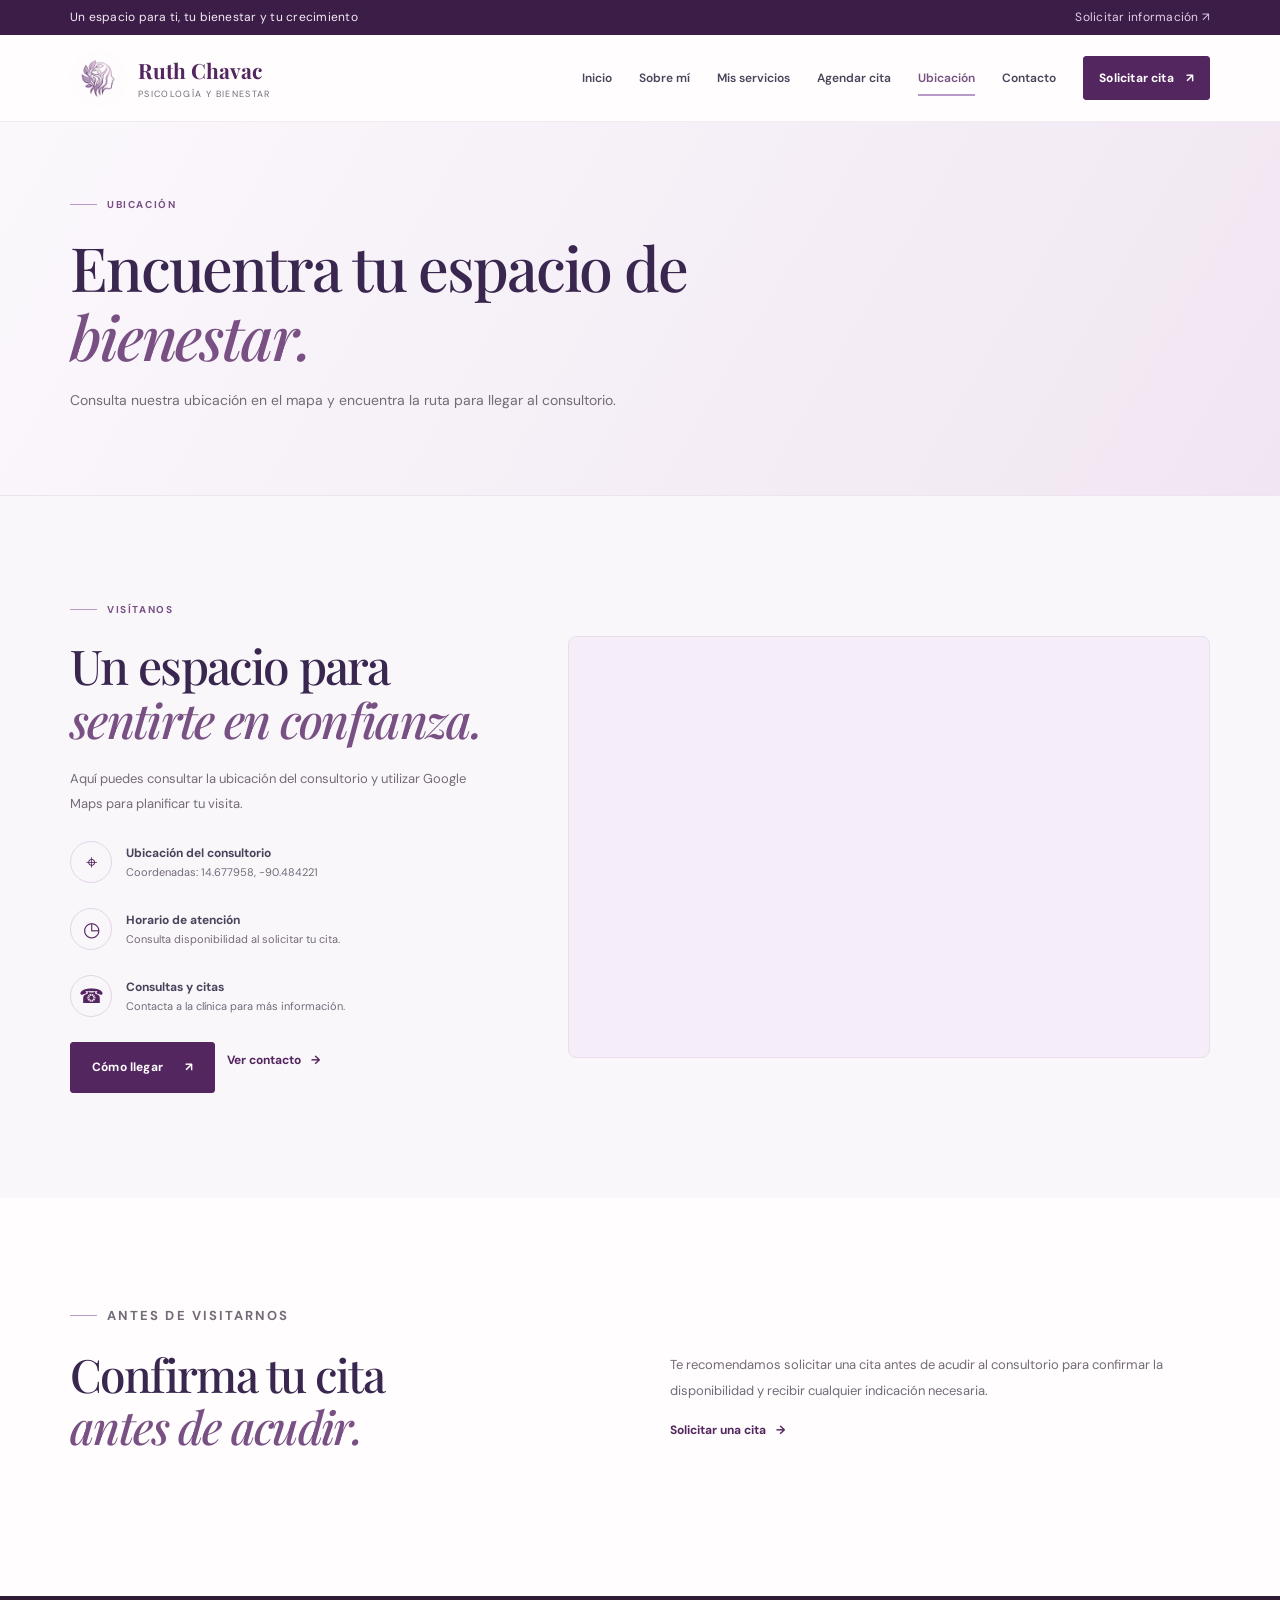
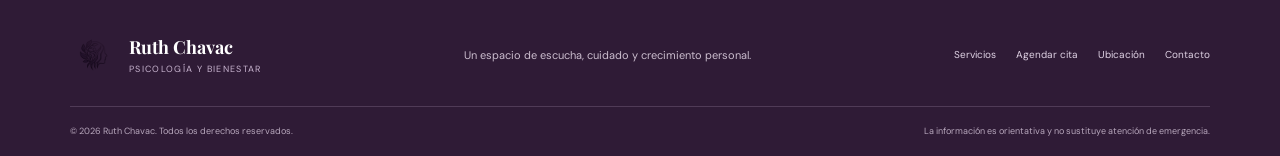
<file: ubicacion.html>
<!DOCTYPE html>
<html lang="es">

<head>
    <meta charset="UTF-8">
    <meta name="viewport" content="width=device-width, initial-scale=1.0">

    <meta
        name="description"
        content="Encuentra la ubicación del consultorio de Ruth Chavac."
    >

    <title>Ubicación | Ruth Chavac</title>

    <!-- Fuentes de Google -->
    <link rel="preconnect" href="https://fonts.googleapis.com">
    <link rel="preconnect" href="https://fonts.gstatic.com" crossorigin>

    <link
        href="https://fonts.googleapis.com/css2?family=DM+Sans:wght@400;500;600;700&family=Playfair+Display:wght@500;600;700&display=swap"
        rel="stylesheet"
    >

    <!-- Estilos y JavaScript -->
    <link rel="stylesheet" href="styles.css">
    <script src="script.js" defer></script>

    <!-- Estilos del mapa -->
  
</head>

<body>

    <!-- ==================== BARRA SUPERIOR ==================== -->
    <div class="topbar">
        <div class="container topbar-inner">

            <span>
                Un espacio para ti, tu bienestar y tu crecimiento
            </span>

            <a href="contacto.html">
                Solicitar información
                <span aria-hidden="true">↗</span>
            </a>

        </div>
    </div>

    <!-- ==================== ENCABEZADO ==================== -->
    <header class="header">
        <div class="container nav-wrap">

            <!-- Logotipo -->
            <a
                class="brand"
                href="index.html"
                aria-label="Ruth Chavac, inicio"
            >
                <img
                    src="logo-ruth-chavac.jpg"
                    alt="Logotipo de Ruth Chavac"
                >

                <span>
                    <strong>Ruth Chavac</strong>
                    <small>PSICOLOGÍA Y BIENESTAR</small>
                </span>
            </a>

            <!-- Menú para dispositivos móviles -->
            <button
                class="menu-toggle"
                id="menuToggle"
                aria-label="Abrir menú"
                aria-expanded="false"
            >
                ☰
            </button>

            <!-- Navegación -->
            <nav class="nav" id="mainNav">

                <a href="index.html">Inicio</a>

                <a href="sobre-mi.html">Sobre mí</a>

                <a href="servicios.html">Mis servicios</a>

                <a href="agendar.html">Agendar cita</a>

                <a href="ubicacion.html" class="active">
                    Ubicación
                </a>

                <a href="contacto.html">Contacto</a>

                <a class="btn btn-small" href="agendar.html">
                    Solicitar cita <span>↗</span>
                </a>

            </nav>
        </div>
    </header>

    <!-- ==================== CONTENIDO PRINCIPAL ==================== -->
    <main>

        <!-- Presentación -->
        <section class="page-hero">
            <div class="container">

                <p class="eyebrow">
                    <span class="eyebrow-line"></span>
                    UBICACIÓN
                </p>

                <h1>
                    Encuentra tu espacio de
                    <em>bienestar.</em>
                </h1>

                <p>
                    Consulta nuestra ubicación en el mapa y encuentra
                    la ruta para llegar al consultorio.
                </p>

            </div>
        </section>

        <!-- ==================== UBICACIÓN Y MAPA ==================== -->
        <section class="section location-section">

            <div class="container location-grid">

                <!-- Información del consultorio -->
                <div class="location-copy">

                    <p class="eyebrow">
                        <span class="eyebrow-line"></span>
                        VISÍTANOS
                    </p>

                    <h2>
                        Un espacio para
                        <br>
                        <em>sentirte en confianza.</em>
                    </h2>

                    <p>
                        Aquí puedes consultar la ubicación del consultorio
                        y utilizar Google Maps para planificar tu visita.
                    </p>

                    <!-- Dirección -->
                    <div class="location-detail">

                        <span class="detail-icon">⌖</span>

                        <div>
                            <strong>Ubicación del consultorio</strong>

                            <small>
                                Coordenadas: 14.677958, -90.484221
                            </small>
                        </div>

                    </div>

                    <!-- Horario -->
                    <div class="location-detail">

                        <span class="detail-icon">◷</span>

                        <div>
                            <strong>Horario de atención</strong>

                            <small>
                                Consulta disponibilidad al solicitar tu cita.
                            </small>
                        </div>

                    </div>

                    <!-- Contacto -->
                    <div class="location-detail">

                        <span class="detail-icon">☎</span>

                        <div>
                            <strong>Consultas y citas</strong>

                            <small>
                                Contacta a la clínica para más información.
                            </small>
                        </div>

                    </div>

                    <!-- Botones -->
                    <div class="map-actions">

                        <a
                            class="btn"
                            href="https://www.google.com/maps/dir/?api=1&destination=14.677958%2C-90.484221"
                            target="_blank"
                            rel="noopener noreferrer"
                        >
                            Cómo llegar <span>↗</span>
                        </a>

                        <a
                            class="text-link"
                            href="contacto.html"
                        >
                            Ver contacto <span>→</span>
                        </a>

                    </div>

                </div>

                <!-- ==================== MAPA INTERACTIVO ==================== -->
                <div>

                    <div class="map-container">

                        <iframe
                            src="https://maps.google.com/maps?q=14.677958%2C-90.484221&t=m&z=17&output=embed"
                            title="Mapa de ubicación del consultorio de Ruth Chavac"
                            loading="lazy"
                            referrerpolicy="no-referrer-when-downgrade"
                            allowfullscreen
                        ></iframe>

                    </div>

                  

                </div>
                <!-- ==================== FIN DEL MAPA ==================== -->

            </div>
        </section>

        <!-- ==================== INFORMACIÓN PARA VISITANTES ==================== -->
        <section class="section">

            <div class="container split-feature">

                <div>

                    <p class="eyebrow">
                        <span class="eyebrow-line"></span>
                        ANTES DE VISITARNOS
                    </p>

                    <h2>
                        Confirma tu cita
                        <br>
                        <em>antes de acudir.</em>
                    </h2>

                </div>

                <div>

                    <p>
                        Te recomendamos solicitar una cita antes de acudir
                        al consultorio para confirmar la disponibilidad
                        y recibir cualquier indicación necesaria.
                    </p>

                    <a class="text-link" href="agendar.html">
                        Solicitar una cita <span>→</span>
                    </a>

                </div>

            </div>
        </section>

    </main>

    <!-- ==================== PIE DE PÁGINA ==================== -->
    <footer class="footer">

        <div class="container footer-main">

            <!-- Logotipo -->
            <a class="brand footer-brand" href="index.html">

                <img
                    src="logo-ruth-chavac.jpg"
                    alt="Logotipo de Ruth Chavac"
                >

                <span>
                    <strong>Ruth Chavac</strong>
                    <small>PSICOLOGÍA Y BIENESTAR</small>
                </span>

            </a>

            <p>
                Un espacio de escucha, cuidado y crecimiento personal.
            </p>

            <!-- Enlaces -->
            <div class="footer-links">

                <a href="servicios.html">Servicios</a>

                <a href="agendar.html">Agendar cita</a>

                <a href="ubicacion.html">Ubicación</a>

                <a href="contacto.html">Contacto</a>

            </div>

        </div>

        <!-- Derechos reservados -->
        <div class="container footer-bottom">

            <span>
                © <span id="year"></span>
                Ruth Chavac. Todos los derechos reservados.
            </span>

            <span>
                La información es orientativa y no sustituye
                atención de emergencia.
            </span>

        </div>

    </footer>

    <!-- Botón para volver arriba -->
    <button
        id="backToTop"
        class="back-to-top"
        aria-label="Volver arriba"
    >
        ↑
    </button>


</body>
</html>
</file>
<file: styles.css>
/* Ruth Chavac — paleta inspirada en el logotipo: ciruela, lavanda y marfil */
:root{--plum:#54265f;--plum-dark:#3c1d47;--purple:#795083;--lavender:#b79ac5;--lilac:#eadfee;--pale:#f8f5f8;--cream:#fffdfd;--ink:#302638;--muted:#746a78;--line:#e8e0e9;--white:#fff;--shadow:0 20px 55px rgba(66,34,75,.10)}
*{box-sizing:border-box}html{scroll-behavior:smooth;scroll-padding-top:90px}body{margin:0;background:var(--cream);color:var(--ink);font-family:"DM Sans",sans-serif;font-size:15px;line-height:1.7}a{color:inherit;text-decoration:none}button,input,select{font:inherit}.container{width:min(1140px,calc(100% - 48px));margin:0 auto}.topbar{background:var(--plum-dark);color:#f4edf6;font-size:12px;letter-spacing:.02em}.topbar-inner{min-height:35px;display:flex;align-items:center;justify-content:space-between}.topbar a{color:#e3cfe9}.header{position:sticky;top:0;z-index:20;background:rgba(255,253,253,.94);backdrop-filter:blur(12px);border-bottom:1px solid rgba(84,38,95,.08)}.nav-wrap{min-height:86px;display:flex;align-items:center;justify-content:space-between;gap:25px}.brand{display:flex;align-items:center;gap:11px;flex-shrink:0}.brand img{width:57px;height:57px;object-fit:contain;border-radius:50%;mix-blend-mode:multiply}.brand span{display:flex;flex-direction:column;line-height:1.35}.brand strong{font-family:"Playfair Display",serif;font-size:21px;color:var(--plum)}.brand small{font-size:9px;letter-spacing:.15em;color:var(--muted);margin-top:4px}.nav{display:flex;align-items:center;gap:27px;font-size:12px;font-weight:600}.nav>a:not(.btn){transition:color .2s}.nav>a:not(.btn):hover,.text-link:hover{color:var(--purple)}.btn{display:inline-flex;align-items:center;justify-content:center;gap:22px;padding:14px 21px;border:1px solid var(--plum);border-radius:3px;background:var(--plum);color:white;font-size:12px;font-weight:700;letter-spacing:.015em;transition:transform .2s,background .2s,box-shadow .2s;cursor:pointer}.btn:hover{background:var(--plum-dark);transform:translateY(-2px);box-shadow:0 9px 22px #54265f26}.btn-small{padding:11px 15px;gap:12px}.menu-toggle{display:none;background:none;border:0;color:var(--plum);font-size:26px;cursor:pointer}.hero{position:relative;overflow:hidden;background:linear-gradient(120deg,#fbf8fc 0%,#f5edf7 56%,#f0e6f2 100%);padding:78px 0 0}.hero-grid{position:relative;z-index:1;display:grid;grid-template-columns:1.02fr .98fr;align-items:center;min-height:465px;gap:45px}.hero-copy{padding:12px 0 42px}.eyebrow{display:flex;align-items:center;gap:10px;color:var(--purple);font-size:10px;letter-spacing:.16em;font-weight:700;margin:0 0 20px}.eyebrow-line{display:inline-block;width:27px;height:1px;background:var(--lavender)}h1,h2,h3,p{margin-top:0}h1,h2{font-family:"Playfair Display",serif;font-weight:500;line-height:1.13;letter-spacing:-.035em}h1{font-size:clamp(43px,5.2vw,68px);max-width:610px;margin-bottom:23px}h1 em,h2 em{font-weight:500;color:var(--purple)}.hero-text{max-width:485px;color:#6f6373;font-size:15px;line-height:1.9}.hero-actions{display:flex;align-items:center;gap:27px;margin-top:28px}.text-link{font-size:12px;font-weight:700;color:var(--plum);transition:color .2s}.text-link span{margin-left:7px}.hero-note{display:flex;align-items:center;gap:12px;margin-top:40px}.note-icon{display:grid;place-items:center;width:39px;height:39px;border-radius:50%;background:#e8d8ed;color:var(--plum);font-size:19px}.hero-note span:last-child,.floating-note span:last-child{display:flex;flex-direction:column}.hero-note strong,.floating-note strong{font-size:12px}.hero-note small,.floating-note small{font-size:10px;color:var(--muted)}.hero-art{position:relative;display:flex;align-items:center;justify-content:center;min-height:420px}.logo-card{position:relative;z-index:2;width:min(390px,83%);aspect-ratio:1/1;display:grid;place-items:center;border-radius:50%;background:#fffdfd;border:1px solid #e6d6ea;box-shadow:0 30px 75px #54265f18;overflow:hidden}.logo-card:before{content:"";position:absolute;inset:17px;border:1px solid #e9ddec;border-radius:50%}.logo-card img{width:91%;height:91%;object-fit:contain;mix-blend-mode:multiply}.art-orbit{position:absolute;border:1px solid #d9c3e0;border-radius:50%;transform:rotate(-25deg)}.orbit-a{width:450px;height:350px}.orbit-b{width:510px;height:390px;transform:rotate(25deg);border-color:#e7d9ea}.floating-note{position:absolute;z-index:3;right:-5px;bottom:62px;display:flex;align-items:center;gap:11px;background:white;padding:14px 18px;box-shadow:var(--shadow);border-radius:5px}.floating-icon{display:grid;place-items:center;background:#f1e7f3;color:var(--plum);width:35px;height:35px;border-radius:50%;font-size:20px}.decor-dot{position:absolute;width:9px;height:9px;background:#a980b8;border-radius:50%}.dot-a{top:55px;right:70px}.dot-b{bottom:85px;left:48px;width:13px;height:13px}.dot-c{top:115px;left:25px;width:6px;height:6px}.hero-shape{position:absolute;border:1px solid #e9ddec;border-radius:50%}.shape-one{width:220px;height:220px;left:-145px;top:100px}.shape-two{width:280px;height:280px;right:-205px;bottom:-80px}.trust-row{position:relative;z-index:2;display:grid;grid-template-columns:repeat(3,1fr);border-top:1px solid #e4d8e7;padding:22px 0;margin-top:5px}.trust-row div{display:flex;align-items:center;gap:13px;padding-left:30px;border-right:1px solid #e4d8e7}.trust-row div:first-child{padding-left:0}.trust-row div:last-child{border:0}.trust-row strong{font-family:"Playfair Display",serif;font-size:21px;color:var(--lavender);font-weight:500}.trust-row span{font-size:11px;color:#6e6272}.section{padding:105px 0}.intro-grid{display:grid;grid-template-columns:.55fr 1.05fr .9fr;gap:35px;align-items:start}.section-kicker{display:flex;gap:10px;align-items:center;color:var(--purple);font-size:10px;letter-spacing:.15em;font-weight:700;padding-top:10px}.intro-content h2,.section-heading h2,.booking-copy h2,.location-copy h2{font-size:clamp(34px,4vw,48px);margin-bottom:21px}.lead{font-family:"Playfair Display",serif;font-size:20px;color:var(--purple);margin-bottom:12px}.intro-content>p:not(.lead){font-size:13px;color:var(--muted);line-height:2}.demo-note{border-left:2px solid var(--lavender);padding:10px 13px;background:var(--pale);font-size:11px!important}.intro-content .text-link{display:inline-block;margin-top:10px}.intro-visual{position:relative;min-height:330px;display:grid;place-items:center}.visual-ring{position:absolute;width:270px;height:270px;border:1px solid #d7c0de;border-radius:50%;box-shadow:0 0 0 20px #f8f2fa,0 0 0 21px #eaddec}.quote-card{position:relative;width:235px;min-height:205px;padding:28px;background:linear-gradient(145deg,#5b3268,#3f2149);color:white;display:flex;flex-direction:column;justify-content:center;box-shadow:var(--shadow)}.quote-mark{font-family:Georgia,serif;font-size:50px;line-height:.8;color:#d7b9e0}.quote-card p{font-family:"Playfair Display",serif;font-size:19px;line-height:1.5;margin:10px 0}.quote-signature{font-size:10px;color:#ddc9e3;letter-spacing:.1em}.leaf-mark{position:absolute;right:10px;top:18px;color:#b999c4;font-size:30px}.services-section{background:var(--pale)}.section-heading{display:flex;align-items:end;justify-content:space-between;gap:50px;margin-bottom:38px}.section-heading h2{margin-bottom:0}.section-heading>p{max-width:420px;color:var(--muted);font-size:13px;margin-bottom:5px}.services-grid{display:grid;grid-template-columns:repeat(4,1fr);gap:16px}.service-card{position:relative;min-height:300px;padding:27px 23px;background:white;border:1px solid #eee6ef;transition:transform .25s,box-shadow .25s}.service-card:hover{transform:translateY(-5px);box-shadow:var(--shadow)}.service-card.featured{background:var(--plum);color:white;border-color:var(--plum)}.service-icon{width:45px;height:45px;display:grid;place-items:center;border-radius:50%;background:#f2e8f4;color:var(--plum);font-size:23px;margin-bottom:25px}.featured .service-icon{background:#754c81;color:white}.service-number{font-size:9px;letter-spacing:.14em;color:#9b81a4;font-weight:700}.featured .service-number{color:#d7b8df}.service-card h3{font-family:"Playfair Display",serif;font-size:21px;line-height:1.35;font-weight:500;margin:12px 0}.service-card p{font-size:12px;line-height:1.85;color:var(--muted);margin-bottom:20px}.featured p{color:#e1d4e6}.service-link{position:absolute;bottom:22px;left:23px;right:20px;display:flex;justify-content:space-between;align-items:center;font-size:10px;font-weight:700;color:var(--plum)}.featured .service-link{color:#f3e6f7}.disclaimer{font-size:10px;color:#8b7d8e;margin:20px 0 0}.process-band{padding:70px 0;background:linear-gradient(120deg,#4b2857,#61396c);color:white}.process-inner{display:grid;grid-template-columns:1fr .85fr;align-items:center;gap:70px}.eyebrow.light{color:#dec7e5}.light .eyebrow-line{background:#b38cbd}.process-inner h2,.contact-inner h2{font-size:clamp(32px,4vw,45px);margin-bottom:0}.process-inner h2 em{color:#d8b9e1}.process-steps{display:grid;gap:20px}.process-steps>div{display:flex;align-items:center;gap:17px}.process-steps>div>span{display:grid;place-items:center;flex:0 0 38px;height:38px;border:1px solid #a986b4;border-radius:50%;color:#ead8ef;font-family:"Playfair Display",serif;font-size:17px}.process-steps p{display:flex;flex-direction:column;margin:0}.process-steps strong{font-size:12px}.process-steps small{color:#d5c3db;font-size:11px}.booking-grid{display:grid;grid-template-columns:.85fr 1.15fr;gap:85px;align-items:start}.booking-copy{padding-top:25px}.booking-copy>p:not(.eyebrow){font-size:13px;color:var(--muted);line-height:2;max-width:410px}.booking-perk{display:flex;gap:13px;margin-top:26px}.booking-perk>span{display:grid;place-items:center;flex:0 0 28px;height:28px;border-radius:50%;background:#eee2f1;color:var(--plum);font-size:13px}.booking-perk div{display:flex;flex-direction:column}.booking-perk strong{font-size:12px}.booking-perk small{font-size:11px;color:var(--muted);margin-top:3px}.booking-form{background:white;border:1px solid var(--line);padding:34px;box-shadow:0 18px 55px #4d2a5810}.form-heading{display:flex;justify-content:space-between;align-items:center;margin-bottom:24px}.form-overline{font-size:9px;letter-spacing:.15em;color:var(--purple);font-weight:700}.form-heading h3{font-family:"Playfair Display",serif;font-weight:500;font-size:27px;margin:3px 0 0}.form-flower{font-size:28px;color:var(--lavender)}.booking-form label{display:flex;flex-direction:column;gap:7px;font-size:11px;font-weight:700;margin-bottom:17px}.form-row{display:grid;grid-template-columns:1fr 1fr;gap:15px}.booking-form input:not([type=checkbox]),.booking-form select{width:100%;min-width:0;border:1px solid #e4dce6;background:#fdfbfd;padding:12px 11px;color:var(--ink);border-radius:2px;outline:none;font-size:11px;font-weight:400;transition:border .2s,box-shadow .2s}.booking-form input:focus,.booking-form select:focus{border-color:#a883b5;box-shadow:0 0 0 3px #eadfee}.booking-form input::placeholder{color:#a69aa9}.optional{font-weight:400;color:#8e8291}.booking-form .consent{flex-direction:row;align-items:flex-start;gap:10px;font-size:10px;line-height:1.7;color:var(--muted);font-weight:400}.consent input{margin-top:4px;accent-color:var(--plum)}.submit-btn{width:100%;margin-top:3px}.form-privacy{font-size:9px;line-height:1.7;color:#948797;margin:13px 0 0}.form-message{display:none;margin-top:15px;padding:13px;background:#f0e8f3;color:var(--plum);font-size:12px;border-left:3px solid var(--purple)}.form-message.visible{display:block}.location-section{background:#faf7fb}.location-grid{display:grid;grid-template-columns:.8fr 1.2fr;gap:70px;align-items:center}.location-copy>p:not(.eyebrow){color:var(--muted);font-size:13px;line-height:1.9}.location-detail{display:flex;gap:14px;align-items:center;margin:25px 0}.detail-icon{display:grid;place-items:center;width:42px;height:42px;border:1px solid #e3d5e8;border-radius:50%;font-size:20px;color:var(--plum)}.location-detail div{display:flex;flex-direction:column}.location-detail strong{font-size:12px}.location-detail small{font-size:11px;color:var(--muted)}.location-copy .text-link{display:inline-block;margin-top:8px}.map-placeholder{position:relative;min-height:350px;overflow:hidden;background:#eee5f0;border:1px solid #e2d3e7;display:grid;place-items:center}.map-grid{position:absolute;inset:-20%;opacity:.6;background-image:linear-gradient(28deg,transparent 46%,#d5c3dc 47%,#d5c3dc 48%,transparent 49%),linear-gradient(112deg,transparent 46%,#d5c3dc 47%,#d5c3dc 48%,transparent 49%),linear-gradient(0deg,transparent 48%,#fff 49%,#fff 51%,transparent 52%);background-size:110px 90px,150px 120px,80px 80px;transform:rotate(-9deg)}.map-pin{position:relative;z-index:1;display:grid;place-items:center;width:66px;height:66px;border-radius:50% 50% 50% 8px;transform:rotate(-45deg);background:var(--plum);box-shadow:0 10px 30px #54265f3b}.map-pin span{color:white;font-size:30px;transform:rotate(45deg)}.map-label{position:absolute;z-index:2;bottom:28px;left:28px;right:28px;display:flex;flex-direction:column;background:white;padding:16px 20px;box-shadow:var(--shadow)}.map-label strong{font-size:12px}.map-label small{font-size:10px;color:var(--muted)}.map-caption{position:absolute;top:18px;right:18px;background:#fffdfddd;color:var(--purple);font-size:9px;letter-spacing:.12em;padding:7px 10px}.contact-strip{background:var(--plum);color:white;padding:60px 0}.contact-inner{display:flex;align-items:center;justify-content:space-between;gap:35px}.contact-inner h2{font-size:39px}.contact-inner>div:first-child>p:last-child{color:#e0d1e5;font-size:12px;margin:12px 0 0}.btn-light{background:#fff;color:var(--plum);border-color:#fff}.btn-light:hover{background:#f1e6f4;color:var(--plum-dark)}.contact-actions{text-align:right}.contact-actions p{font-size:10px;color:#e0d1e5;margin:8px 0 0}.contact-actions strong{color:white}.footer{background:#2f1b36;color:white;padding:35px 0 0}.footer-main{display:flex;align-items:center;justify-content:space-between;gap:20px;padding-bottom:27px}.footer-brand img{width:48px;height:48px;background:#fff;border-radius:50%}.footer-brand strong{color:#fff;font-size:18px}.footer-brand small{color:#c9b5d0}.footer-main>p{font-size:11px;color:#cbbdce;margin:0}.footer-links{display:flex;gap:20px;font-size:10px;color:#e0d3e5}.footer-links a:hover{color:#fff}.footer-bottom{display:flex;justify-content:space-between;gap:20px;border-top:1px solid #503b57;padding:17px 0;color:#b7a7bc;font-size:9px}.back-to-top{position:fixed;right:22px;bottom:22px;z-index:10;width:40px;height:40px;border:0;background:var(--plum);color:white;font-size:20px;box-shadow:var(--shadow);cursor:pointer;opacity:0;pointer-events:none;transition:opacity .2s}.back-to-top.visible{opacity:1;pointer-events:auto}
@media(max-width:1000px){.nav{gap:15px}.nav-wrap{gap:15px}.nav>a:not(.btn){font-size:11px}.services-grid{grid-template-columns:repeat(2,1fr)}.intro-grid{grid-template-columns:.4fr 1fr}.intro-visual{grid-column:2;min-height:260px}.booking-grid{gap:40px}.location-grid{gap:35px}}
@media(max-width:760px){.container{width:min(100% - 34px,540px)}.topbar-inner{justify-content:center;text-align:center;min-height:32px}.topbar-inner>span{font-size:10px}.topbar-inner>a{display:none}.nav-wrap{min-height:73px}.brand img{width:48px;height:48px}.brand strong{font-size:18px}.menu-toggle{display:block}.nav{display:none;position:absolute;top:73px;left:0;right:0;padding:20px 24px 25px;background:#fffdfd;box-shadow:0 15px 20px #3c1d4710;align-items:stretch;flex-direction:column;gap:17px}.nav.open{display:flex}.nav>a:not(.btn){font-size:13px}.nav .btn{align-self:flex-start}.hero{padding-top:38px}.hero-grid{grid-template-columns:1fr;gap:0}.hero-copy{padding:20px 0 0}.hero-copy .eyebrow{font-size:9px}h1{font-size:48px}.hero-text{font-size:13px}.hero-art{min-height:330px;margin-top:0}.logo-card{width:min(285px,75%)}.orbit-a{width:350px;height:270px}.orbit-b{width:380px;height:300px}.floating-note{right:0;bottom:28px;padding:10px 12px}.trust-row{grid-template-columns:1fr;gap:12px;padding:20px 0}.trust-row div,.trust-row div:first-child{padding:0;border:0}.trust-row strong{font-size:18px}.section{padding:70px 0}.intro-grid{grid-template-columns:1fr;gap:22px}.section-kicker{padding-top:0}.intro-content h2,.section-heading h2,.booking-copy h2,.location-copy h2{font-size:38px}.intro-visual{grid-column:auto;min-height:300px}.section-heading{display:block}.section-heading>p{margin-top:17px}.services-grid{grid-template-columns:1fr}.service-card{min-height:260px;padding:24px}.service-link{left:24px}.process-band{padding:55px 0}.process-inner{grid-template-columns:1fr;gap:30px}.process-inner h2{font-size:36px}.booking-grid{grid-template-columns:1fr;gap:30px}.booking-copy{padding-top:0}.booking-form{padding:24px 18px}.form-row{grid-template-columns:1fr;gap:0}.location-grid{grid-template-columns:1fr;gap:30px}.map-placeholder{min-height:290px}.contact-inner{align-items:flex-start;flex-direction:column}.contact-inner h2{font-size:34px}.contact-actions{text-align:left}.footer-main{align-items:flex-start;flex-direction:column}.footer-main>p{max-width:280px}.footer-bottom{flex-direction:column;gap:7px}.back-to-top{right:14px;bottom:14px}}
@media(prefers-reduced-motion:reduce){html{scroll-behavior:auto}*,*:before,*:after{transition:none!important}}


.nav a.active{color:var(--purple);position:relative}.nav a.active:after{content:"";position:absolute;left:0;right:0;bottom:-8px;height:2px;background:var(--lavender)}.page-hero{padding:74px 0 68px;background:linear-gradient(120deg,#fbf8fc,#f0e6f2);border-bottom:1px solid #eee4f0}.page-hero h1{font-size:clamp(42px,5vw,61px);max-width:800px;margin:0 0 18px}.page-hero p:not(.eyebrow){max-width:650px;color:var(--muted);font-size:14px}.about-page-grid{display:grid;grid-template-columns:.75fr 1.25fr;gap:70px;align-items:center}.about-logo{min-height:330px;display:grid;place-items:center;background:#f7f0f8;border:1px solid #eaddec;border-radius:48% 48% 46% 46%;overflow:hidden}.about-logo img{width:100%;max-width:350px;mix-blend-mode:multiply}.about-page-grid h2,.contact-page-grid h2{font-family:"Playfair Display",serif;font-size:clamp(34px,4vw,47px);font-weight:500;line-height:1.2}.about-page-grid p:not(.eyebrow),.contact-page-grid p:not(.eyebrow){font-size:13px;color:var(--muted);line-height:2}.notice{padding:14px 16px;background:#f5edf7;border-left:3px solid var(--lavender);font-size:11px;line-height:1.8;color:#6b5572;margin:24px 0}.about-page-grid .btn{margin-top:8px}.soft-section{background:var(--pale)}.values-grid{display:grid;grid-template-columns:repeat(3,1fr);gap:24px}.values-grid>div{background:#fff;padding:28px;border:1px solid var(--line)}.values-grid span{font-family:"Playfair Display",serif;font-size:25px;color:var(--lavender)}.values-grid h3{font-family:"Playfair Display",serif;font-size:22px;font-weight:500;margin:12px 0}.values-grid p{font-size:12px;color:var(--muted);line-height:1.9;margin-bottom:0}.service-notice{margin-top:30px}.center-action{text-align:center;margin-top:28px}.split-feature{display:grid;grid-template-columns:1fr 1fr;gap:60px;align-items:center}.split-feature h2{font-size:clamp(34px,4vw,46px)}.split-feature p{color:var(--muted);font-size:13px;line-height:2}.contact-page-grid{display:grid;grid-template-columns:1fr .8fr;gap:70px;align-items:start}.contact-info-card{display:flex;align-items:center;gap:14px;margin:25px 0}.contact-info-card div{display:flex;flex-direction:column}.contact-info-card strong{font-size:12px}.contact-info-card small{font-size:11px;color:var(--muted)}.contact-panel{position:relative;padding:40px;background:linear-gradient(145deg,#5b3268,#3f2149);color:#fff;overflow:hidden}.contact-panel .eyebrow{color:#dec7e5}.contact-panel h2{font-size:33px;color:white}.contact-panel p:not(.eyebrow){color:#e0d1e5}.contact-panel .text-link{display:block;color:#f1e2f6;margin-top:23px}.panel-flower{position:absolute;right:24px;top:14px;color:#bd9ac9;font-size:33px}.booking-form{border-radius:3px}
@media(max-width:1000px){.about-page-grid,.contact-page-grid{gap:35px}.nav{gap:12px}.nav a{font-size:10px!important}}
@media(max-width:760px){.page-hero{padding:48px 0 42px}.page-hero h1{font-size:43px}.about-page-grid,.contact-page-grid,.split-feature{grid-template-columns:1fr;gap:30px}.about-logo{min-height:240px}.about-logo img{max-width:260px}.values-grid{grid-template-columns:1fr}.contact-panel{padding:30px 24px}.nav a.active:after{display:none}}

/* Mejoras de presentación profesional y componentes de evaluación */
.profile-section{background:#fffdfd}.section-heading{display:flex;align-items:end;justify-content:space-between;gap:35px;margin-bottom:36px}.section-heading h2{font-size:clamp(34px,4vw,48px);margin-bottom:0}.section-heading>p{max-width:400px;color:var(--muted);font-size:13px;line-height:1.9;margin-bottom:4px}.profile-cards{display:grid;grid-template-columns:repeat(3,1fr);gap:20px}.profile-card{padding:28px;background:white;border:1px solid var(--line);box-shadow:0 10px 35px rgba(66,34,75,.04);border-radius:8px}.profile-number{font-size:9px;letter-spacing:.14em;font-weight:700;color:var(--purple)}.profile-card h3,.cv-panel h3,.approach-step h3,.wellbeing-card h3{font-family:'Playfair Display',serif;font-weight:500;font-size:22px;margin:15px 0 10px}.profile-card p,.cv-panel p,.approach-step p,.wellbeing-card p{font-size:12px;line-height:1.9;color:var(--muted);margin:0}.cv-panel{margin-top:24px;padding:30px 34px;display:flex;align-items:center;justify-content:space-between;gap:30px;background:linear-gradient(120deg,#f8f2fa,#f0e6f2);border:1px solid #e9ddec;border-radius:8px}.cv-panel h3{margin:8px 0}.cv-panel p:not(.eyebrow){max-width:620px}.cv-panel .eyebrow{margin-bottom:5px}.approach-infographic{display:grid;grid-template-columns:repeat(4,1fr);gap:15px}.approach-step{display:flex;gap:13px;padding:22px 18px;background:white;border:1px solid var(--line);border-radius:8px}.approach-step>span{flex-shrink:0;display:grid;place-items:center;width:37px;height:37px;border-radius:50%;background:#eadfee;color:var(--plum);font-family:'Playfair Display',serif;font-size:17px}.approach-step h3{font-size:19px;margin:2px 0 8px}.video-grid{display:grid;grid-template-columns:1fr 1fr;gap:60px;align-items:center}.video-grid h2{font-size:clamp(34px,4vw,46px)}.video-grid p:not(.eyebrow){font-size:13px;line-height:1.9;color:var(--muted)}.video-instruction{padding:13px 16px;border-left:3px solid var(--lavender);background:#f8f3fa;font-size:11px!important}.video-placeholder{min-height:280px;display:flex;align-items:center;justify-content:center;flex-direction:column;gap:12px;text-align:center;padding:30px;background:linear-gradient(145deg,#f5edf7,#e9dced);border:1px dashed #b79ac5;border-radius:10px;color:var(--plum)}.video-placeholder small{max-width:270px;color:var(--muted);font-size:11px}.play-mark{display:grid;place-items:center;width:64px;height:64px;border-radius:50%;background:var(--plum);color:#fff;padding-left:4px;box-shadow:0 10px 25px #54265f25}.wellbeing-grid{display:grid;grid-template-columns:repeat(3,1fr);gap:22px}.wellbeing-card{overflow:hidden;border:1px solid var(--line);border-radius:9px;background:#fff;box-shadow:0 10px 35px rgba(66,34,75,.04)}.wellbeing-card img{display:block;width:100%;height:auto;aspect-ratio:420/260;object-fit:cover}.wellbeing-card h3,.wellbeing-card p{margin-left:22px;margin-right:22px}.wellbeing-card h3{margin-top:20px}.wellbeing-card p{margin-bottom:24px}.social-links{margin-top:28px;padding:18px;background:#f8f3fa;border-radius:6px}.social-links strong{font-size:12px}.social-links p{margin:5px 0 0;color:var(--muted);font-size:11px;line-height:1.7}.contact-info-card a{color:var(--purple);text-decoration:underline;text-underline-offset:3px}.centered-heading{align-items:center;flex-direction:column;text-align:center}.centered-heading>p{max-width:560px}
@media(max-width:760px){.section-heading{display:block}.section-heading>p{margin-top:16px}.profile-cards,.approach-infographic,.wellbeing-grid,.video-grid{grid-template-columns:1fr}.cv-panel{align-items:flex-start;flex-direction:column;padding:24px}.approach-step{padding:20px}.video-grid{gap:25px}.video-placeholder{min-height:220px}}
        :root {
            --ruth-purple: #68478c;
            --ruth-dark: #39274f;
            --ruth-light: #f5f0fa;
            --ruth-pink: #f8edf4;
            --ruth-text: #49445a;
            --ruth-white: #ffffff;
        }

        body {
            color: var(--ruth-text);
            font-family: "DM Sans", sans-serif;
        }

        h1,
        h2,
        h3 {
            color: var(--ruth-dark);
            font-family: "Playfair Display", serif;
        }

        .ruth-container {
            width: min(1120px, 92%);
            margin: 0 auto;
        }

        .ruth-hero {
            padding: 75px 0;
            background: linear-gradient(120deg, #f6f0fa, #fffafd);
        }

        .ruth-hero h1 {
            max-width: 780px;
            margin: 15px 0;
            font-size: clamp(2.2rem, 5vw, 3.5rem);
        }

        .ruth-hero h1 em,
        .ruth-section h2 em {
            color: var(--ruth-purple);
        }

        .ruth-eyebrow {
            color: var(--ruth-purple);
            font-size: 0.76rem;
            font-weight: 700;
            letter-spacing: 2px;
            text-transform: uppercase;
        }

        .ruth-section {
            padding: 70px 0;
        }

        .ruth-soft {
            background: var(--ruth-light);
        }

        .ruth-heading {
            margin-bottom: 35px;
        }

        .ruth-heading h2 {
            margin: 10px 0;
            font-size: clamp(1.9rem, 4vw, 2.7rem);
        }

        .ruth-heading > p {
            max-width: 680px;
            line-height: 1.8;
        }

        .ruth-about-grid {
            display: grid;
            grid-template-columns: minmax(220px, 0.8fr) 1.4fr;
            gap: 45px;
            align-items: start;
        }

        .ruth-photo-frame {
            padding: 12px;
            background: white;
            border-radius: 22px;
            box-shadow: 0 10px 35px rgba(57, 39, 79, 0.09);
        }

        .ruth-photo {
            display: block;
            width: 100%;
            aspect-ratio: 4 / 5;
            object-fit: cover;
            border-radius: 15px;
            background: #eee7f4;
        }

        .ruth-photo-caption {
            margin-top: 14px;
            text-align: center;
            color: var(--ruth-purple);
            font-style: italic;
        }

        .ruth-bio p {
            line-height: 1.85;
            margin-bottom: 17px;
        }

        .ruth-personal-card {
            margin-top: 25px;
            padding: 25px;
            border-radius: 18px;
            background: var(--ruth-light);
        }

        .ruth-personal-card h3 {
            margin-top: 0;
        }

        .ruth-personal-card p {
            margin: 12px 0;
            line-height: 1.7;
        }

        .ruth-profile-grid {
            display: grid;
            grid-template-columns: repeat(3, minmax(0, 1fr));
            gap: 20px;
        }

        .ruth-card {
            padding: 25px;
            background: white;
            border: 1px solid #eee6f4;
            border-radius: 18px;
            box-shadow: 0 8px 25px rgba(57, 39, 79, 0.04);
        }

        .ruth-card-number {
            color: var(--ruth-purple);
            font-size: 0.75rem;
            font-weight: 700;
            letter-spacing: 1.2px;
        }

        .ruth-card h3 {
            margin: 15px 0 12px;
            font-size: 1.35rem;
        }

        .ruth-card p,
        .ruth-card li {
            line-height: 1.75;
        }

        .ruth-card ul {
            padding-left: 20px;
        }

        .ruth-card li {
            margin-bottom: 8px;
        }

        .ruth-date {
            color: var(--ruth-purple);
            font-weight: 700;
        }

        .ruth-cv-panel {
            display: flex;
            justify-content: space-between;
            align-items: center;
            gap: 25px;
            margin-top: 30px;
            padding: 30px;
            background: white;
            border-radius: 18px;
        }

        .ruth-cv-panel h3 {
            margin: 8px 0;
        }

        .ruth-btn {
            display: inline-flex;
            justify-content: center;
            align-items: center;
            gap: 10px;
            padding: 13px 22px;
            border: none;
            border-radius: 30px;
            background: var(--ruth-purple);
            color: white;
            font-weight: 700;
            text-decoration: none;
            transition: background 0.2s, transform 0.2s;
        }

        .ruth-btn:hover {
            background: var(--ruth-dark);
            transform: translateY(-2px);
        }

        /* Infografía */

        .ruth-infographic {
            display: grid;
            grid-template-columns: repeat(4, minmax(0, 1fr));
            gap: 18px;
            margin-top: 30px;
        }

        .ruth-info-step {
            position: relative;
            padding: 25px 20px;
            background: white;
            border-radius: 18px;
            text-align: center;
        }

        .ruth-info-icon {
            display: flex;
            justify-content: center;
            align-items: center;
            width: 68px;
            height: 68px;
            margin: 0 auto 18px;
            border-radius: 50%;
            background: var(--ruth-light);
            font-size: 2rem;
        }

        .ruth-info-step:nth-child(2) .ruth-info-icon {
            background: #f8eaf3;
        }

        .ruth-info-step:nth-child(3) .ruth-info-icon {
            background: #e8f1eb;
        }

        .ruth-info-step:nth-child(4) .ruth-info-icon {
            background: #e8edfa;
        }

        .ruth-info-step h3 {
            margin: 10px 0;
        }

        .ruth-info-step p {
            font-size: 0.92rem;
            line-height: 1.7;
        }

        .ruth-info-number {
            color: var(--ruth-purple);
            font-size: 0.75rem;
            font-weight: 700;
            letter-spacing: 1px;
        }

        /* Pasatiempos */

        .ruth-hobbies-grid {
            display: grid;
            grid-template-columns: repeat(4, minmax(0, 1fr));
            gap: 20px;
        }

        .ruth-hobby {
            padding: 25px 18px;
            border-radius: 18px;
            background: white;
            text-align: center;
        }

        .ruth-hobby-icon {
            font-size: 2.5rem;
        }

        .ruth-hobby h3 {
            margin: 15px 0 8px;
            font-size: 1.2rem;
        }

        .ruth-hobby p {
            font-size: 0.92rem;
            line-height: 1.7;
        }

        /* Videos */

        .ruth-videos-grid {
            display: grid;
            grid-template-columns: repeat(2, minmax(0, 1fr));
            gap: 25px;
        }

        .ruth-video-card {
            padding: 20px;
            background: white;
            border-radius: 18px;
            box-shadow: 0 8px 25px rgba(57, 39, 79, 0.05);
        }

        .ruth-video-card h3 {
            margin-top: 15px;
        }

        .ruth-video-card p {
            line-height: 1.7;
        }

        .ruth-video {
            display: block;
            width: 100%;
            aspect-ratio: 16 / 9;
            border-radius: 12px;
            background: #e9e1f0;
            object-fit: cover;
        }

        .ruth-video-placeholder {
            display: flex;
            min-height: 210px;
            flex-direction: column;
            justify-content: center;
            align-items: center;
            gap: 12px;
            padding: 20px;
            border: 2px dashed #c9b5dc;
            border-radius: 12px;
            background: var(--ruth-light);
            text-align: center;
        }

        .ruth-video-placeholder span {
            font-size: 2.5rem;
        }

        .ruth-note {
            color: #756a82;
            font-size: 0.86rem;
        }

        .ruth-footer-note {
            padding: 25px 0;
            background: var(--ruth-dark);
            color: white;
            text-align: center;
            font-size: 0.88rem;
        }

        @media (max-width: 850px) {
            .ruth-about-grid {
                grid-template-columns: 1fr;
            }

            .ruth-photo-frame {
                max-width: 380px;
                margin: 0 auto;
            }

            .ruth-profile-grid {
                grid-template-columns: 1fr 1fr;
            }

            .ruth-infographic,
            .ruth-hobbies-grid {
                grid-template-columns: 1fr 1fr;
            }

            .ruth-cv-panel {
                align-items: flex-start;
                flex-direction: column;
            }
        }

        @media (max-width: 560px) {
            .ruth-section {
                padding: 45px 0;
            }

            .ruth-profile-grid,
            .ruth-infographic,
            .ruth-hobbies-grid,
            .ruth-videos-grid {
                grid-template-columns: 1fr;
            }

            .ruth-hero {
                padding: 50px 0;
            }

            .ruth-card,
            .ruth-info-step,
            .ruth-hobby {
                padding: 22px;
            }
        }
        
/* Redes sociales: página de contacto */
.social-links {
    margin-top: 28px;
    padding: 24px;
    background: #f7f2fa;
    border: 1px solid #e9dff1;
    border-radius: 18px;
}

.social-links > strong {
    display: block;
    margin-bottom: 8px;
    color: #39274f;
    font-size: 1.15rem;
}

.social-links > p {
    margin-bottom: 18px;
    color: #62586d;
    line-height: 1.7;
}

.social-buttons {
    display: flex;
    flex-wrap: wrap;
    gap: 12px;
}

.social-buttons a {
    display: inline-flex;
    align-items: center;
    justify-content: center;
    gap: 9px;
    padding: 11px 15px;
    border: 1px solid #ded0eb;
    border-radius: 30px;
    background: #fff;
    color: #563875;
    font-size: 0.92rem;
    font-weight: 600;
    text-decoration: none;
    transition: background 0.2s ease,
                color 0.2s ease,
                transform 0.2s ease;
}

.social-buttons a:hover {
    background: #68478c;
    color: #fff;
    transform: translateY(-2px);
}

.social-buttons a:focus-visible {
    outline: 3px solid #a98ac9;
    outline-offset: 3px;
}

@media (max-width: 480px) {
    .social-buttons {
        flex-direction: column;
        align-items: stretch;
    }

    .social-buttons a {
        justify-content: space-between;
    }
}

/* Descripciones ampliadas de servicios */
.service-card p {
    line-height: 1.8;
    margin-bottom: 16px;
}

.services-note {
    max-width: 850px;
    margin: 50px auto 0;
    padding: 32px;
    background: #f7f2fa;
    border: 1px solid #e8dcef;
    border-radius: 20px;
}

.services-note h2 {
    margin: 12px 0 18px;
    color: #39274f;
    font-family: "Playfair Display", serif;
    font-size: clamp(1.6rem, 3vw, 2.2rem);
}

.services-note p {
    line-height: 1.85;
    margin-bottom: 16px;
}

.services-note .btn {
    margin-top: 8px;
}

@media (max-width: 600px) {
    .services-note {
        padding: 23px;
    }
}
 .map-container {
            width: 100%;
            min-height: 420px;
            position: relative;
            overflow: hidden;
            border-radius: 8px;
            border: 1px solid #eaddec;
            background-color: #f5edf7;
        }

        .map-container iframe {
            display: block;
            width: 100%;
            height: 420px;
            border: 0;
        }

        .map-actions {
            display: flex;
            flex-wrap: wrap;
            gap: 12px;
            margin-top: 20px;
        }

        .map-description {
            color: #756b79;
            font-size: 13px;
            line-height: 1.8;
            margin-top: 15px;
        }

        @media (max-width: 768px) {
            .map-container {
                min-height: 330px;
            }

            .map-container iframe {
                height: 330px;
            }
        }
        
/* =========================================================
   RUTH CHAVAC | ANIMACIONES Y MEJORAS DE INTERACCIÓN
   ========================================================= */

/* 1. Variables de animación */
:root {
    --animation-fast: 180ms ease;
    --animation-normal: 350ms ease;
    --animation-slow: 700ms ease;
    --animation-distance: 18px;
}

/* 2. Entrada suave al cargar la página */
@keyframes ruth-fade-in {
    from {
        opacity: 0;
        transform: translateY(var(--animation-distance));
    }

    to {
        opacity: 1;
        transform: translateY(0);
    }
}

@keyframes ruth-fade-left {
    from {
        opacity: 0;
        transform: translateX(-22px);
    }

    to {
        opacity: 1;
        transform: translateX(0);
    }
}

@keyframes ruth-fade-right {
    from {
        opacity: 0;
        transform: translateX(22px);
    }

    to {
        opacity: 1;
        transform: translateX(0);
    }
}

@keyframes ruth-float {
    0%, 100% {
        transform: translateY(0);
    }

    50% {
        transform: translateY(-8px);
    }
}

@keyframes ruth-pulse {
    0%, 100% {
        box-shadow: 0 10px 30px rgba(84, 38, 95, 0.10);
    }

    50% {
        box-shadow: 0 15px 38px rgba(84, 38, 95, 0.18);
    }
}

/* 3. Animaciones iniciales */
.hero-copy {
    animation: ruth-fade-left 700ms ease both;
}

.hero-art {
    animation: ruth-fade-right 800ms ease both;
}

.page-hero .container {
    animation: ruth-fade-in 650ms ease both;
}

.about-logo,
.contact-panel,
.booking-form {
    animation: ruth-fade-in 650ms ease both;
}

/* 4. Tarjetas interactivas */
.service-card,
.profile-card,
.wellbeing-card,
.ruth-card,
.ruth-info-step,
.ruth-hobby,
.values-grid > div {
    transition:
        transform var(--animation-normal),
        box-shadow var(--animation-normal),
        border-color var(--animation-normal);
}

.service-card:hover,
.profile-card:hover,
.wellbeing-card:hover,
.ruth-card:hover,
.ruth-info-step:hover,
.ruth-hobby:hover,
.values-grid > div:hover {
    transform: translateY(-5px);
    box-shadow: 0 16px 38px rgba(66, 34, 75, 0.11);
    border-color: #d8c3e0;
}

.wellbeing-card img {
    transition: transform 450ms ease;
}

.wellbeing-card:hover img {
    transform: scale(1.035);
}

/* Evita que el zoom de la imagen se salga de su tarjeta */
.wellbeing-card {
    overflow: hidden;
}

/* 5. Botones y enlaces */
.btn,
.ruth-btn,
.social-buttons a {
    transition:
        transform var(--animation-fast),
        box-shadow var(--animation-fast),
        background-color var(--animation-fast),
        color var(--animation-fast);
}

.btn:hover,
.ruth-btn:hover,
.social-buttons a:hover {
    transform: translateY(-2px);
}

.btn:focus-visible,
.ruth-btn:focus-visible,
.text-link:focus-visible,
.nav a:focus-visible,
.social-buttons a:focus-visible {
    outline: 3px solid #b79ac5;
    outline-offset: 4px;
}

/* 6. Elementos decorativos */
.floating-note {
    animation: ruth-float 4s ease-in-out infinite;
}

.note-icon,
.floating-icon {
    transition: transform var(--animation-normal);
}

.hero-note:hover .note-icon,
.floating-note:hover .floating-icon {
    transform: rotate(-8deg) scale(1.07);
}

/* 7. Navegación */
.nav a:not(.btn) {
    transition: color var(--animation-fast);
}

.nav a:not(.btn):hover {
    color: var(--purple);
}

.brand img {
    transition: transform var(--animation-normal);
}

.brand:hover img {
    transform: rotate(-5deg) scale(1.04);
}

/* 8. Campos de formularios */
.booking-form input:not([type="checkbox"]),
.booking-form select,
.booking-form textarea {
    transition:
        border-color var(--animation-fast),
        box-shadow var(--animation-fast);
}

.booking-form input:focus,
.booking-form select:focus,
.booking-form textarea:focus {
    border-color: var(--lavender);
    box-shadow: 0 0 0 3px rgba(183, 154, 197, 0.18);
}

/* 9. Botón para volver arriba */
.back-to-top {
    transition:
        opacity var(--animation-normal),
        transform var(--animation-normal),
        background-color var(--animation-fast);
}

.back-to-top:hover {
    transform: translateY(-4px);
    background: var(--plum-dark);
}

/* 10. Aparición al desplazarse
   JavaScript añadirá .reveal y .is-visible */
.reveal {
    opacity: 0;
    transform: translateY(22px);
    transition:
        opacity 650ms ease,
        transform 650ms ease;
}

.reveal.is-visible {
    opacity: 1;
    transform: translateY(0);
}

/* 11. Accesibilidad: respetar la preferencia de movimiento */
@media (prefers-reduced-motion: reduce) {
    *,
    *::before,
    *::after {
        scroll-behavior: auto !important;
        animation-duration: 0.01ms !important;
        animation-iteration-count: 1 !important;
        transition-duration: 0.01ms !important;
    }

    .reveal {
        opacity: 1;
        transform: none;
    }
}


/* Secciones adicionales: conservan la estructura y paleta originales */
.extra-info {padding-top:75px;padding-bottom:75px}
.extra-info .section-heading {max-width:850px;margin:0 auto 35px;text-align:center}
.extra-info .section-heading h2 {margin:12px 0 16px}
.extra-info .section-heading p {line-height:1.75}
.extra-soft {background:rgba(188,151,172,.075)}
.extra-grid {display:grid;grid-template-columns:repeat(2,minmax(0,1fr));gap:22px}
.extra-card {padding:30px;border-radius:22px;background:var(--white,#fff);border:1px solid rgba(136,92,113,.15);box-shadow:0 8px 28px rgba(72,40,57,.055);transition:transform .35s ease,box-shadow .35s ease,border-color .35s ease;animation:extraFade .8s ease both}
.extra-card:hover {transform:translateY(-8px);box-shadow:0 18px 42px rgba(72,40,57,.14);border-color:rgba(136,92,113,.35)}
.extra-card h3 {margin:0 0 14px;line-height:1.35}
.extra-card p {line-height:1.8;margin:0}
.extra-card h3:not(:first-child) {margin-top:24px}
.extra-card li {margin-bottom:10px;line-height:1.65}
.vertical-video-wrap {max-width:390px;margin:auto;text-align:center}
.vertical-service-video {display:block;width:100%;aspect-ratio:9/16;object-fit:contain;background:#1c1720;border-radius:26px;box-shadow:0 20px 50px rgba(40,25,35,.2)}
.video-help {font-size:.88rem;opacity:.75;line-height:1.6;margin-top:15px}
@keyframes extraFade {from {opacity:0;transform:translateY(22px)}to {opacity:1;transform:translateY(0)}}
@media(max-width:720px){.extra-grid{grid-template-columns:1fr}.extra-info{padding-top:50px;padding-bottom:50px}.extra-card{padding:24px}.vertical-video-wrap{max-width:310px}}
@media(prefers-reduced-motion:reduce){.extra-card{animation:none;transition:none}}


/* CORRECCIÓN RESPONSIVE - SERVICIOS */

/* Evita que las secciones queden invisibles */
.section.reveal,
.services-note.reveal,
.extra-info.reveal {
    opacity: 1 !important;
    visibility: visible !important;
    transform: none !important;
}

/* Ajustes para celulares */
@media screen and (max-width: 760px) {

    /* Mostrar el contenido de Servicios */
    .service-card.reveal,
    .profile-card.reveal,
    .wellbeing-card.reveal,
    .approach-step.reveal,
    .ruth-card.reveal,
    .ruth-info-step.reveal,
    .ruth-hobby.reveal,
    .cv-panel.reveal,
    .contact-page-grid.reveal {
        opacity: 1 !important;
        visibility: visible !important;
        transform: none !important;
    }

    /* Adaptar tarjetas al ancho del celular */
    .extra-info .extra-grid {
        display: grid;
        grid-template-columns: minmax(0, 1fr);
        width: 100%;
    }

    .extra-info .extra-card {
        min-width: 0;
        overflow-wrap: anywhere;
    }

    /* Video vertical */
    .vertical-service-video {
        display: block;
        width: 100%;
        max-width: 100%;
        height: auto;
        aspect-ratio: 9 / 16;
        object-fit: contain;
    }
}

/* CORRECCIÓN DE VISIBILIDAD EN SERVICIOS */

@media screen and (max-width: 768px) {

    body .section,
    body .section.reveal,
    body .services-note,
    body .services-note.reveal,
    body .extra-info,
    body .extra-info.reveal,
    body .service-card,
    body .service-card.reveal,
    body .extra-card,
    body .extra-grid,
    body .section-heading {
        opacity: 1 !important;
        visibility: visible !important;
        transform: none !important;
        animation: none !important;
    }

    .extra-grid {
        display: grid !important;
        grid-template-columns: 1fr !important;
        width: 100%;
        gap: 20px;
    }

    .extra-card {
        display: block !important;
        width: 100%;
        min-width: 0;
    }

    .vertical-service-video {
        display: block;
        width: 100%;
        max-width: 100%;
        aspect-ratio: 9 / 16;
        object-fit: contain;
    }
}
</file>
